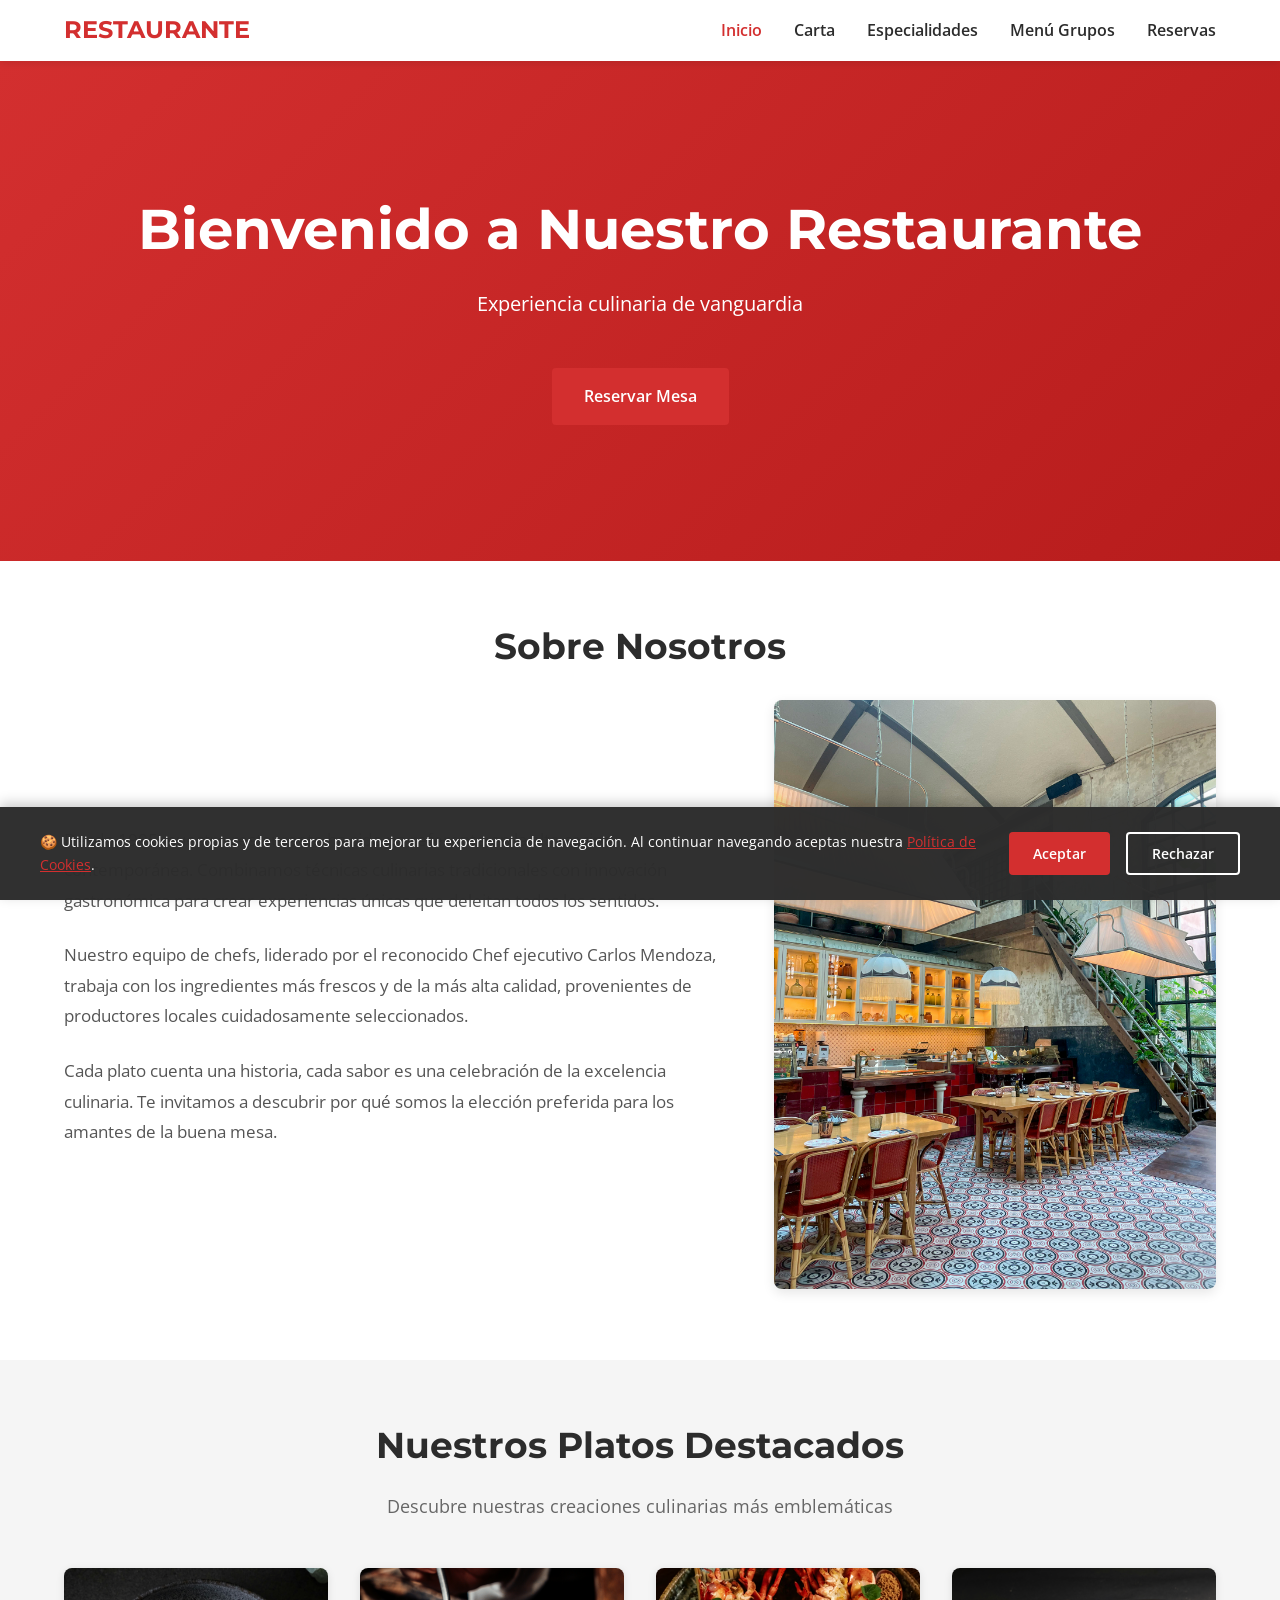
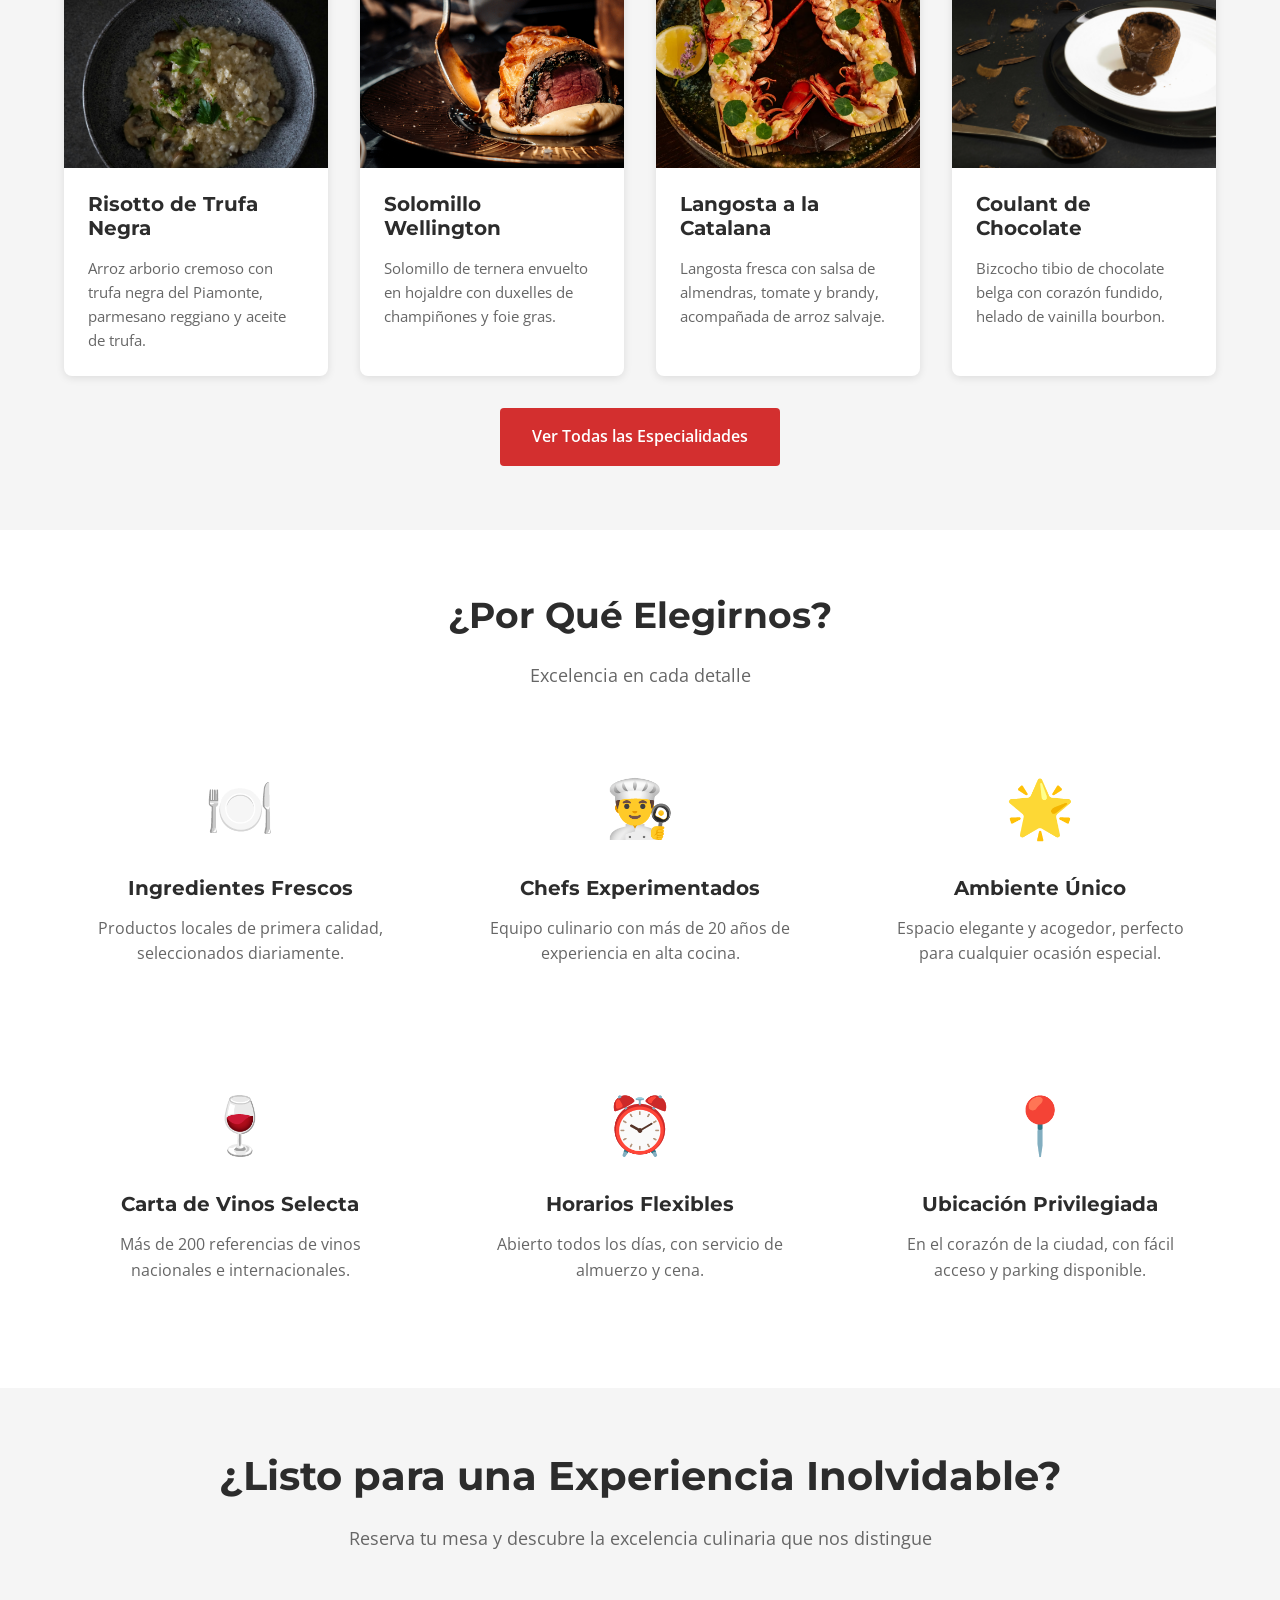
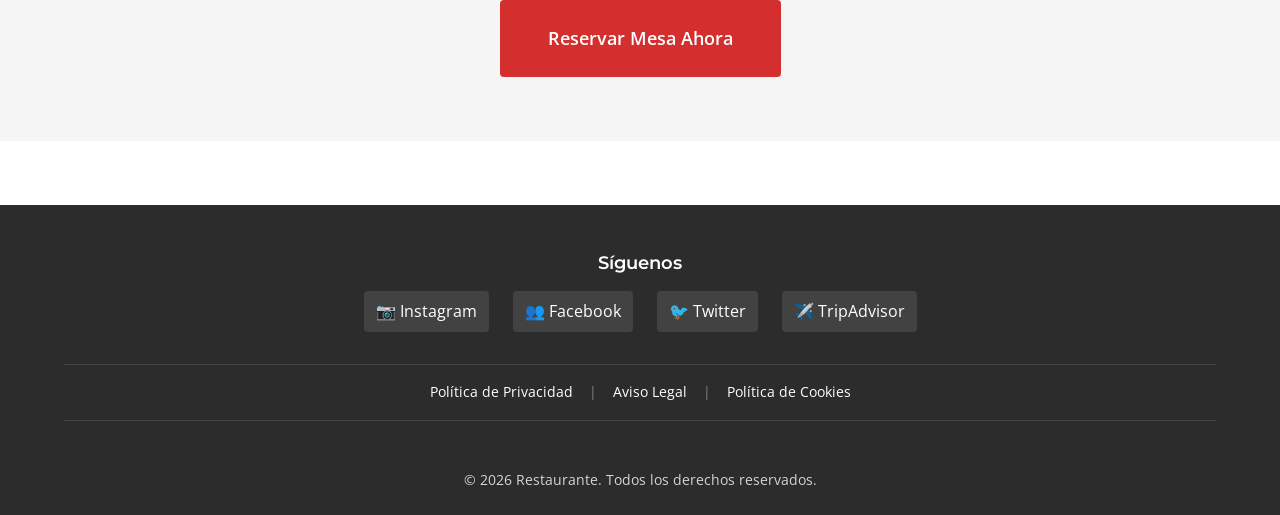
<file: index.html>
<!DOCTYPE html>
<html lang="es">
<head>
    <meta charset="UTF-8">
    <meta http-equiv="refresh" content="0; url=./src/index.html">
    <meta name="viewport" content="width=device-width, initial-scale=1.0">
    <title>Redirecting...</title>
    <script>
        window.location.href = './src/index.html';
    </script>
</head>
<body>
    <p>Redirigiendo al sitio web...</p>
    <p>Si no se redirige automáticamente, <a href="./src/index.html">haga clic aquí</a>.</p>
</body>
</html>
</file>
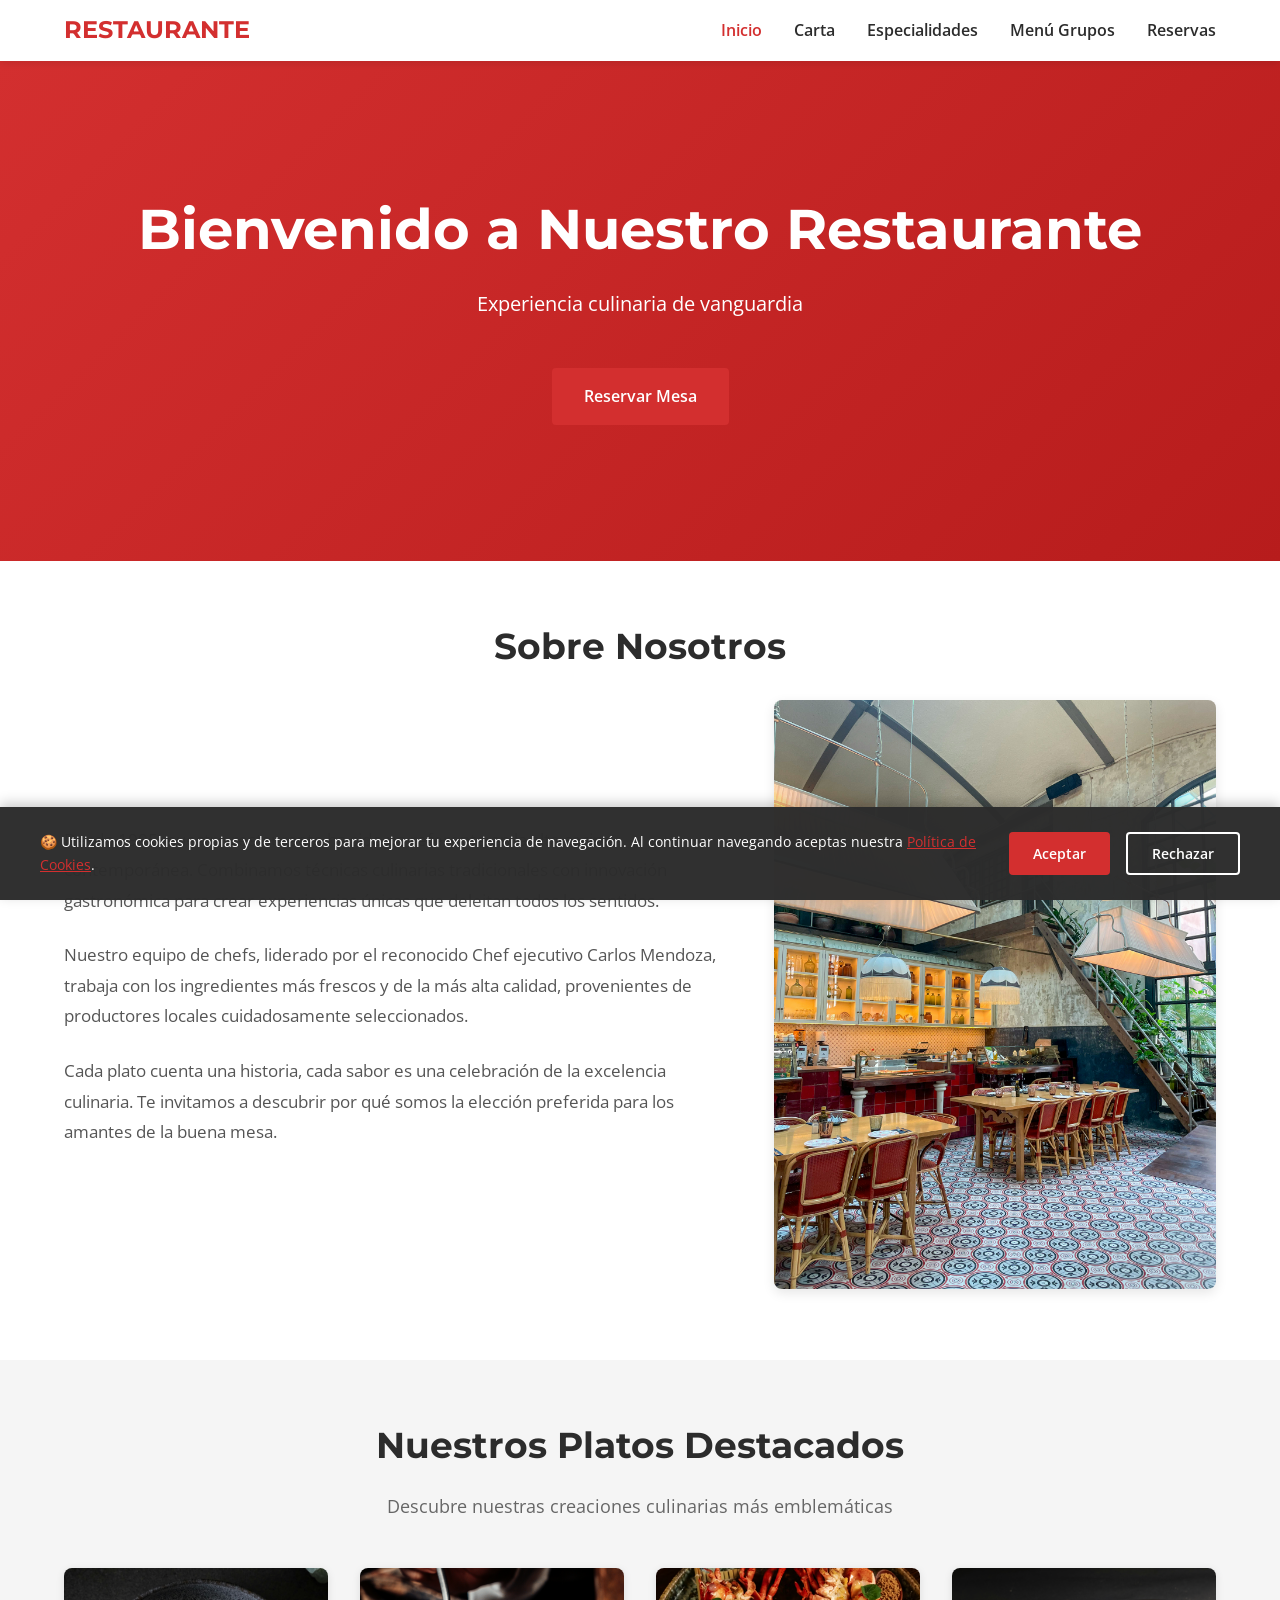
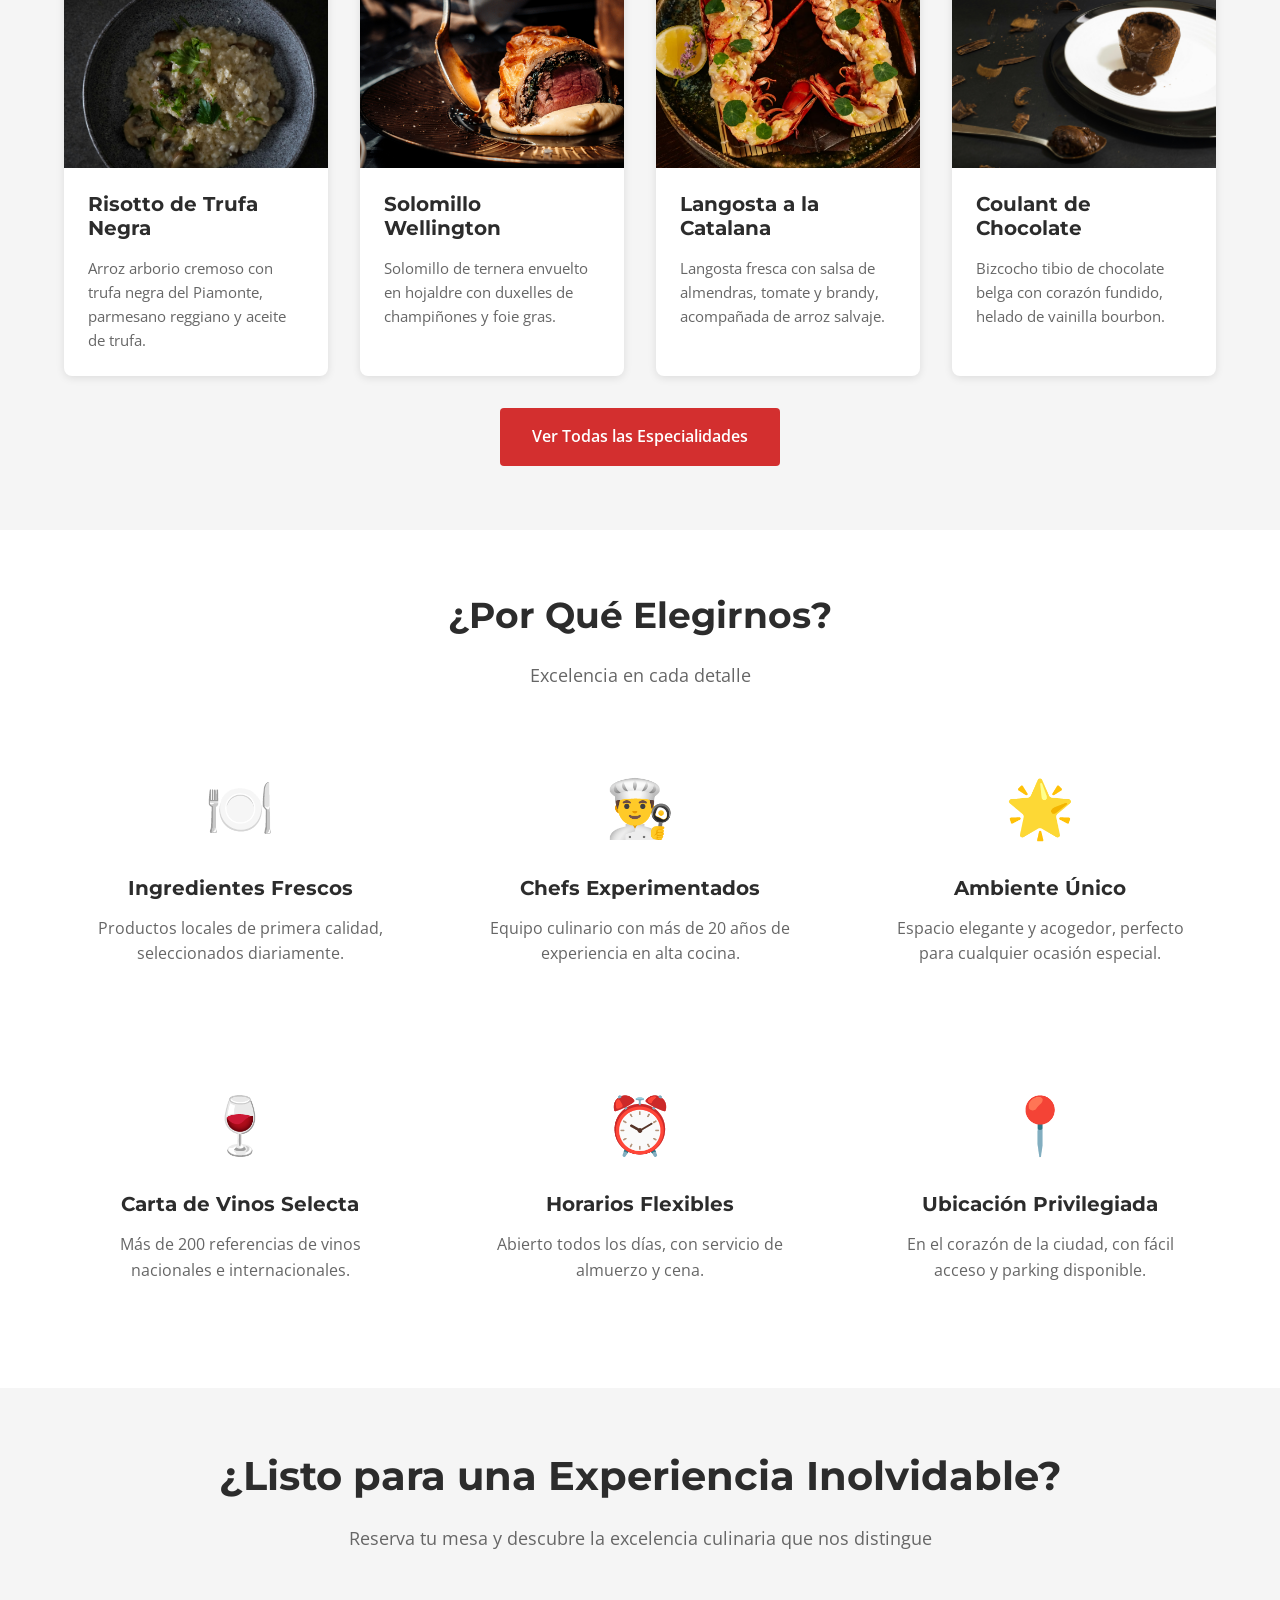
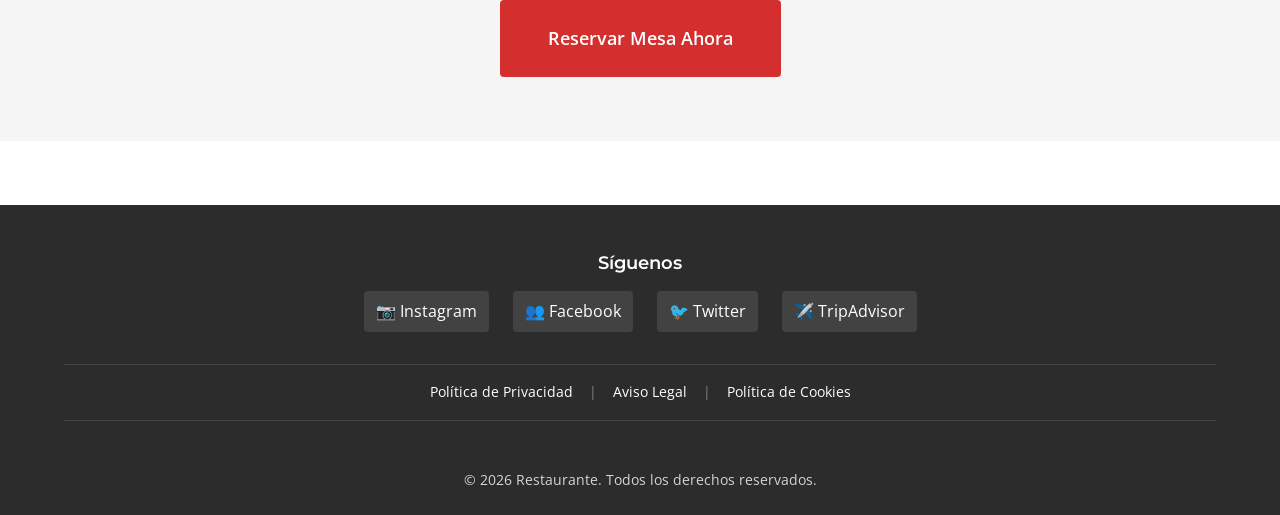
<file: src/index.html>
<!DOCTYPE html>
<html lang="es">
<head>
    <meta charset="UTF-8">
    <meta name="viewport" content="width=device-width, initial-scale=1.0">
    <title>Restaurante - Inicio</title>
    
    <!-- CSS Files -->
    <link rel="stylesheet" href="css/styles.css">
    <link rel="stylesheet" href="css/navbar.css">
    <link rel="stylesheet" href="css/footer.css">
    <link rel="stylesheet" href="css/responsive.css">
</head>
<body>
    <!-- Navigation Component -->
    <div id="navbar-placeholder"></div>

    <!-- Hero Section -->
    <section class="hero">
        <div class="hero-content">
            <h1>Bienvenido a Nuestro Restaurante</h1>
            <p>Experiencia culinaria de vanguardia</p>
            <a href="pages/reservas.html" class="btn btn-primary">Reservar Mesa</a>
        </div>
    </section>

    <!-- About Section -->
    <section class="about">
        <div class="container">
            <h2 class="text-center">Sobre Nosotros</h2>
            <div class="about-content">
                <div class="about-text">
                    <p>Desde 1995, nuestro restaurante ha sido un referente en la alta cocina contemporánea. Combinamos técnicas culinarias tradicionales con innovación gastronómica para crear experiencias únicas que deleitan todos los sentidos.</p>
                    <p>Nuestro equipo de chefs, liderado por el reconocido Chef ejecutivo Carlos Mendoza, trabaja con los ingredientes más frescos y de la más alta calidad, provenientes de productores locales cuidadosamente seleccionados.</p>
                    <p>Cada plato cuenta una historia, cada sabor es una celebración de la excelencia culinaria. Te invitamos a descubrir por qué somos la elección preferida para los amantes de la buena mesa.</p>
                </div>
                <div class="about-image">
                    <!-- Imagen del restaurante - Sobre Nosotros -->
                    <img src="assets/images/about/about-image.jpg" 
                         alt="Restaurante - Interior elegante y acogedor" 
                         class="about-img">
                </div>
            </div>
        </div>
    </section>

    <!-- Featured Dishes Section -->
    <section class="featured-dishes">
        <div class="container">
            <h2 class="text-center">Nuestros Platos Destacados</h2>
            <p class="section-subtitle">Descubre nuestras creaciones culinarias más emblemáticas</p>
            
            <div class="dishes-grid">
                <!-- Dish Card 1 -->
                <div class="dish-card">
                    <div class="dish-image">
                        <img src="assets/images/dishes/risotto-de-trufa-negra.jpg" 
                             alt="Risotto de Trufa Negra" 
                             class="dish-img">
                    </div>
                    <div class="dish-info">
                        <h3>Risotto de Trufa Negra</h3>
                        <p>Arroz arborio cremoso con trufa negra del Piamonte, parmesano reggiano y aceite de trufa.</p>
                    </div>
                </div>

                <!-- Dish Card 2 -->
                <div class="dish-card">
                    <div class="dish-image">
                        <img src="assets/images/dishes/solomillo-wellington.jpg" 
                             alt="Solomillo Wellington" 
                             class="dish-img">
                    </div>
                    <div class="dish-info">
                        <h3>Solomillo Wellington</h3>
                        <p>Solomillo de ternera envuelto en hojaldre con duxelles de champiñones y foie gras.</p>
                    </div>
                </div>

                <!-- Dish Card 3 -->
                <div class="dish-card">
                    <div class="dish-image">
                        <img src="assets/images/dishes/langosta-a-la-catalana.png" 
                             alt="Langosta a la Catalana" 
                             class="dish-img">
                    </div>
                    <div class="dish-info">
                        <h3>Langosta a la Catalana</h3>
                        <p>Langosta fresca con salsa de almendras, tomate y brandy, acompañada de arroz salvaje.</p>
                    </div>
                </div>

                <!-- Dish Card 4 -->
                <div class="dish-card">
                    <div class="dish-image">
                        <img src="assets/images/dishes/coulant-de-chocolate.jpg" 
                             alt="Coulant de Chocolate" 
                             class="dish-img">
                    </div>
                    <div class="dish-info">
                        <h3>Coulant de Chocolate</h3>
                        <p>Bizcocho tibio de chocolate belga con corazón fundido, helado de vainilla bourbon.</p>
                    </div>
                </div>
            </div>
            
            <div class="text-center mt-3">
                <a href="pages/especialidades.html" class="btn btn-primary">Ver Todas las Especialidades</a>
            </div>
        </div>
    </section>

    <!-- Features Section -->
    <section class="features">
        <div class="container">
            <h2 class="text-center">¿Por Qué Elegirnos?</h2>
            <p class="section-subtitle">Excelencia en cada detalle</p>
            
            <div class="features-grid">
                <!-- Feature 1 -->
                <div class="feature-item">
                    <div class="feature-icon">🍽️</div>
                    <h3>Ingredientes Frescos</h3>
                    <p>Productos locales de primera calidad, seleccionados diariamente.</p>
                </div>

                <!-- Feature 2 -->
                <div class="feature-item">
                    <div class="feature-icon">👨‍🍳</div>
                    <h3>Chefs Experimentados</h3>
                    <p>Equipo culinario con más de 20 años de experiencia en alta cocina.</p>
                </div>

                <!-- Feature 3 -->
                <div class="feature-item">
                    <div class="feature-icon">🌟</div>
                    <h3>Ambiente Único</h3>
                    <p>Espacio elegante y acogedor, perfecto para cualquier ocasión especial.</p>
                </div>

                <!-- Feature 4 -->
                <div class="feature-item">
                    <div class="feature-icon">🍷</div>
                    <h3>Carta de Vinos Selecta</h3>
                    <p>Más de 200 referencias de vinos nacionales e internacionales.</p>
                </div>

                <!-- Feature 5 -->
                <div class="feature-item">
                    <div class="feature-icon">⏰</div>
                    <h3>Horarios Flexibles</h3>
                    <p>Abierto todos los días, con servicio de almuerzo y cena.</p>
                </div>

                <!-- Feature 6 -->
                <div class="feature-item">
                    <div class="feature-icon">📍</div>
                    <h3>Ubicación Privilegiada</h3>
                    <p>En el corazón de la ciudad, con fácil acceso y parking disponible.</p>
                </div>
            </div>
        </div>
    </section>

    <!-- CTA Section -->
    <section class="cta">
        <div class="container">
            <h2>¿Listo para una Experiencia Inolvidable?</h2>
            <p class="cta-text">Reserva tu mesa y descubre la excelencia culinaria que nos distingue</p>
            <a href="pages/reservas.html" class="btn btn-primary btn-large">Reservar Mesa Ahora</a>
        </div>
    </section>

    <!-- Footer Component -->
    <div id="footer-placeholder"></div>

    <!-- Cookie Consent Banner -->
    <div id="cookie-banner" class="cookie-banner">
        <div class="cookie-content">
            <p>
                🍪 Utilizamos cookies propias y de terceros para mejorar tu experiencia de navegación. 
                Al continuar navegando aceptas nuestra 
                <a href="pages/politica-cookies.html">Política de Cookies</a>.
            </p>
            <div class="cookie-actions">
                <button id="cookie-accept" class="btn btn-primary">Aceptar</button>
                <button id="cookie-reject" class="btn btn-outline">Rechazar</button>
            </div>
        </div>
    </div>

    <!-- JavaScript -->
    <script src="js/main.js"></script>
    <script src="js/cookie-consent.js"></script>
</body>
</html>
</file>
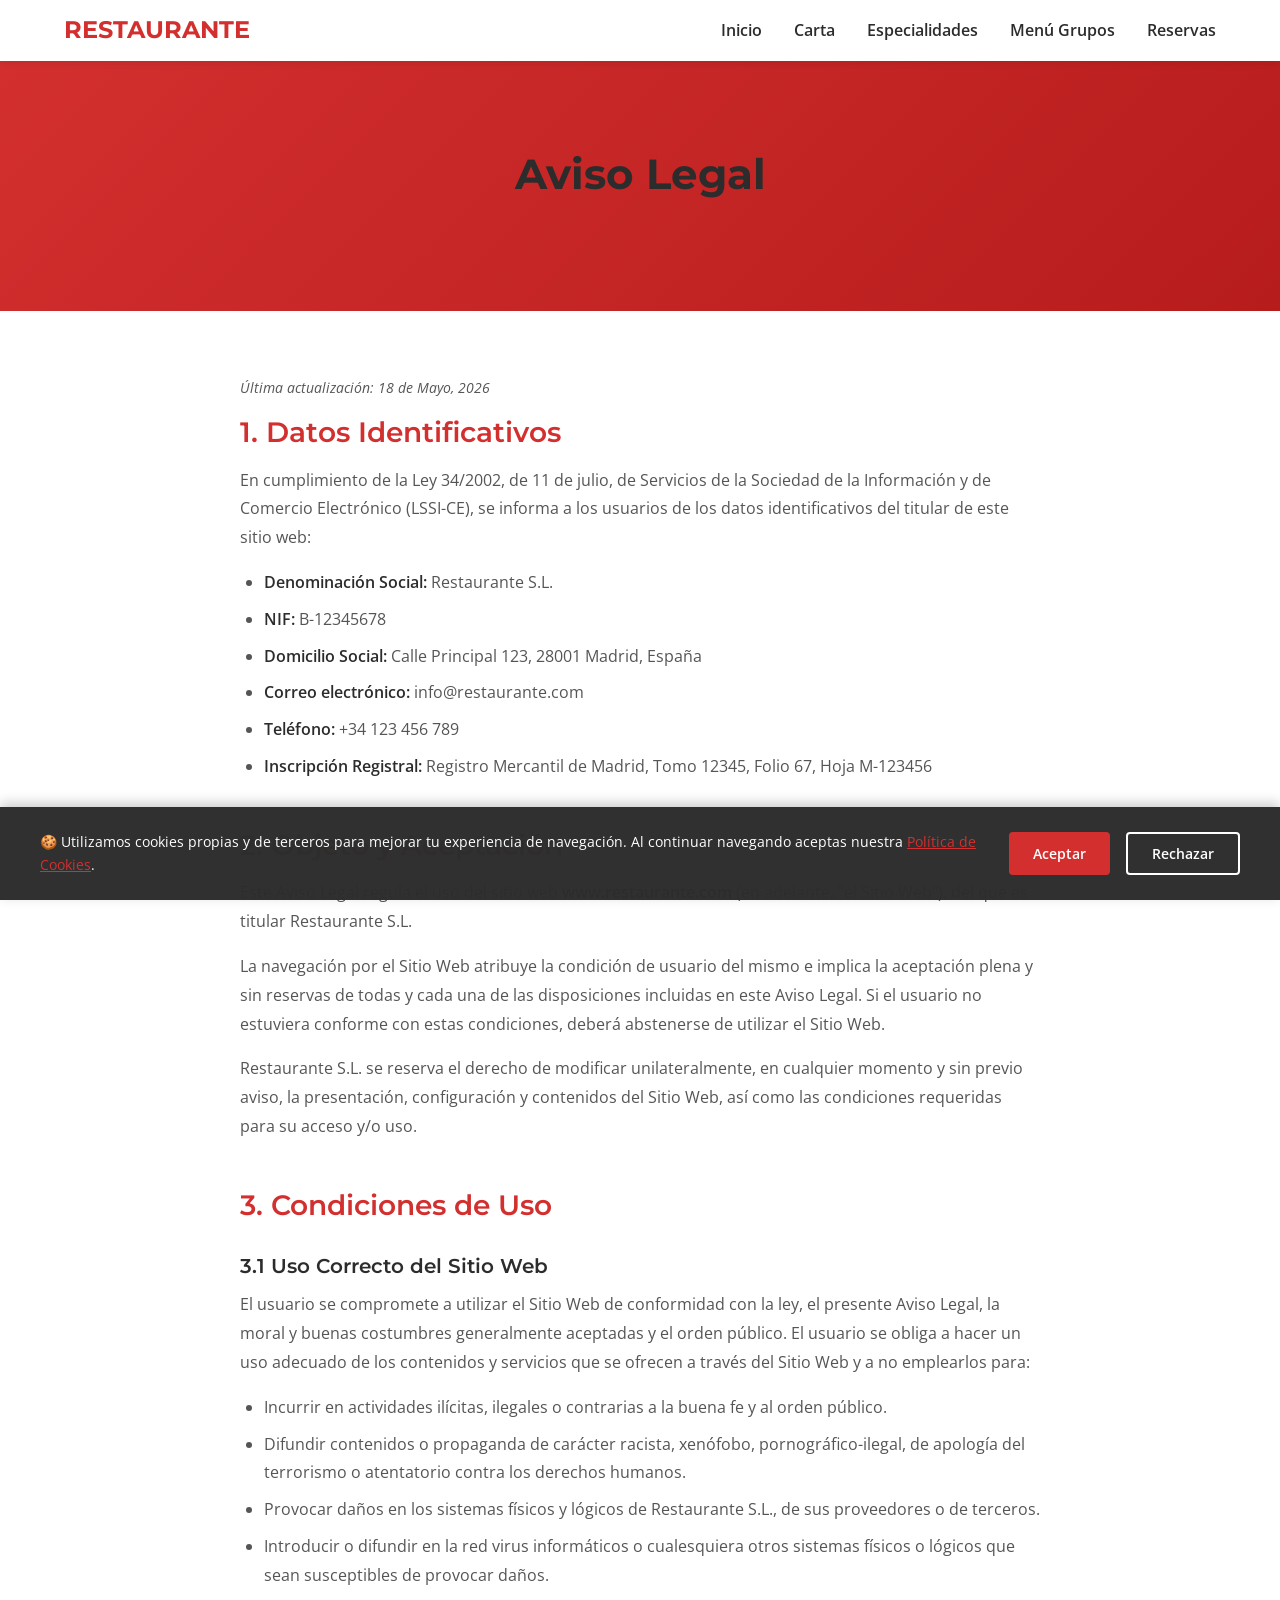
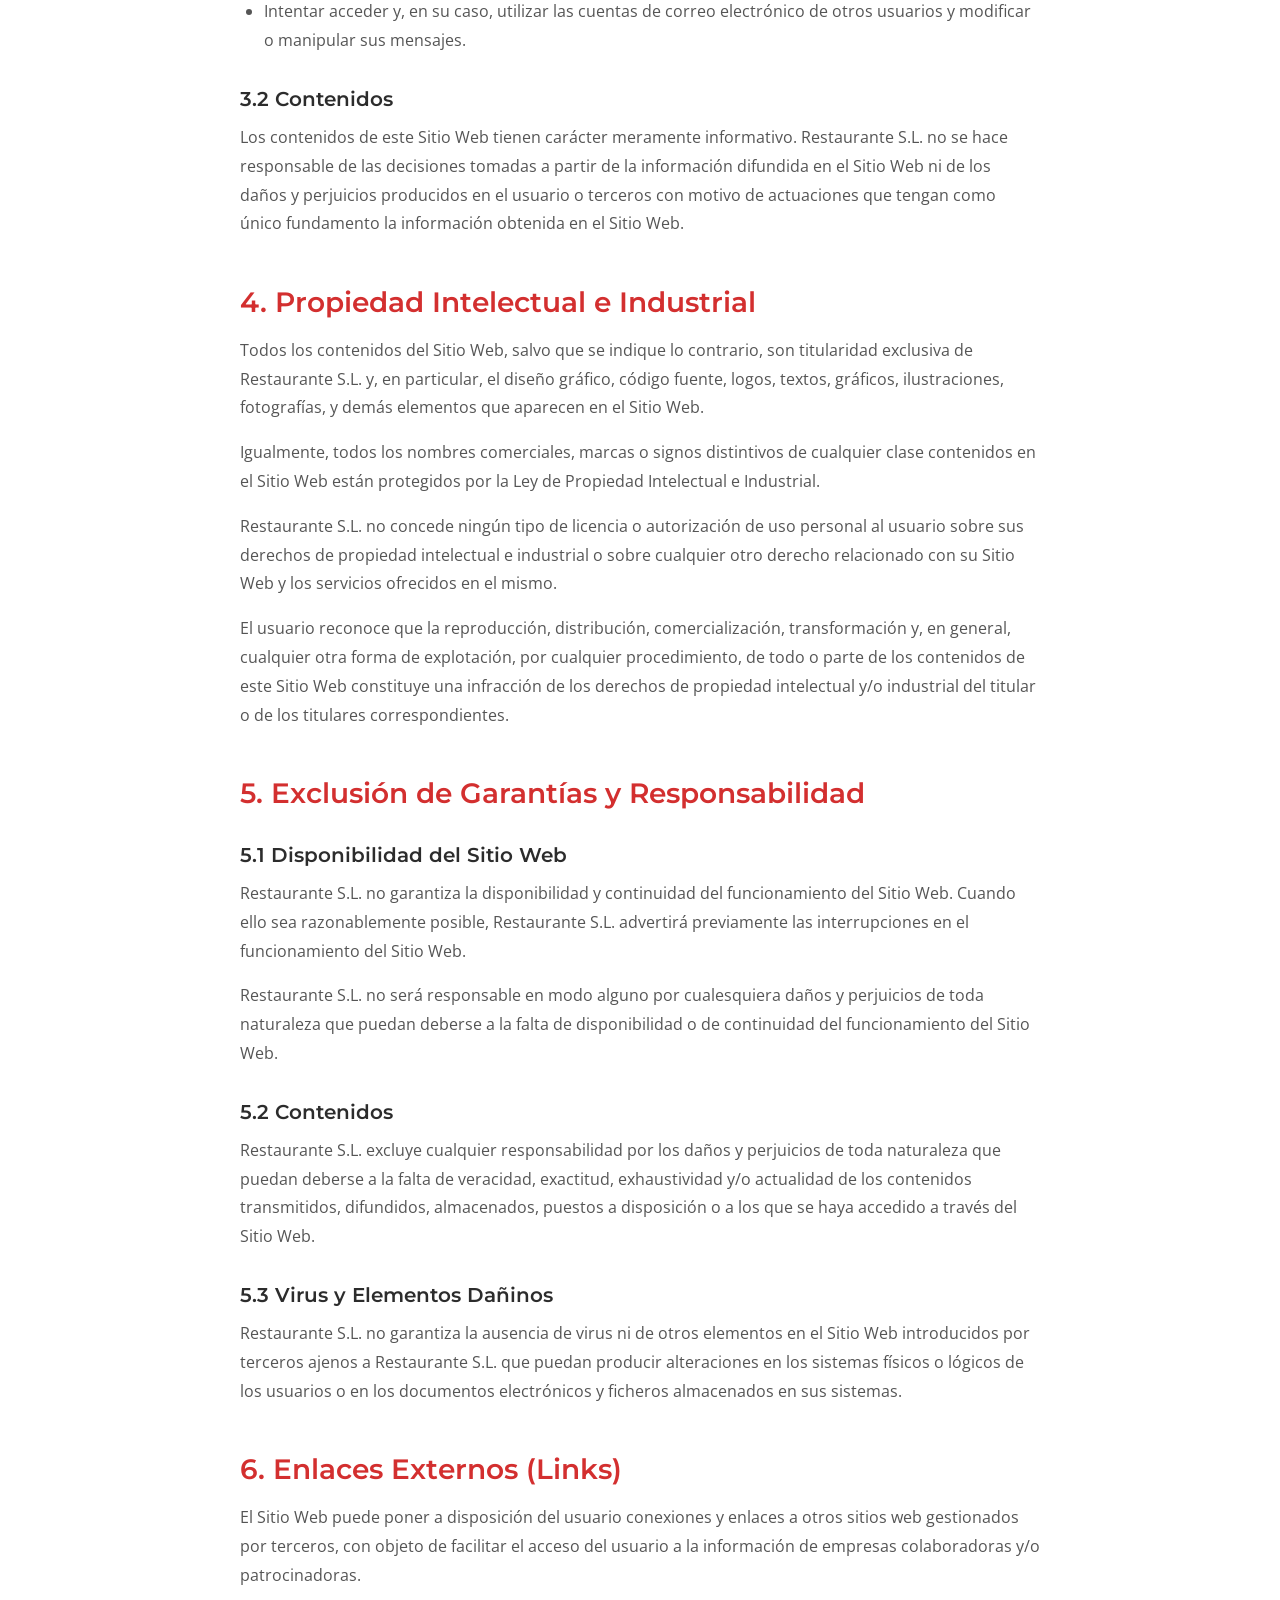
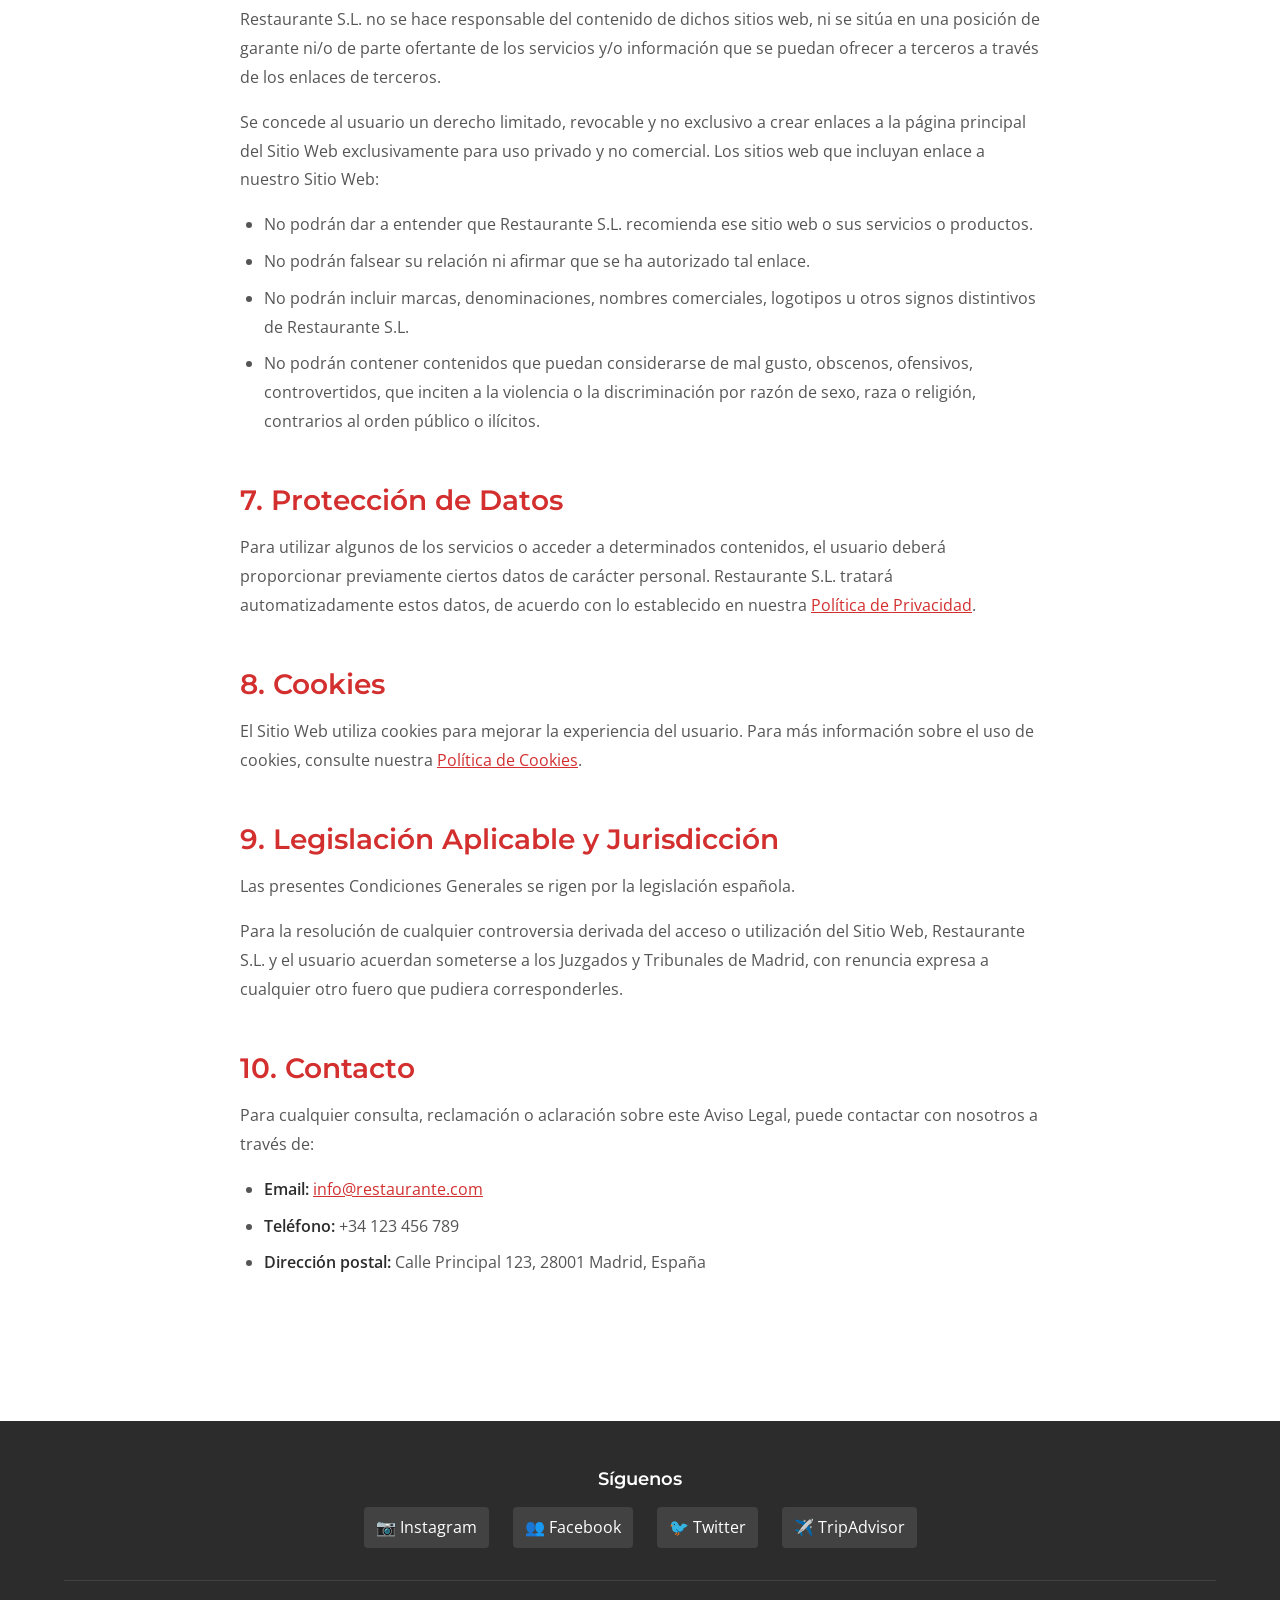
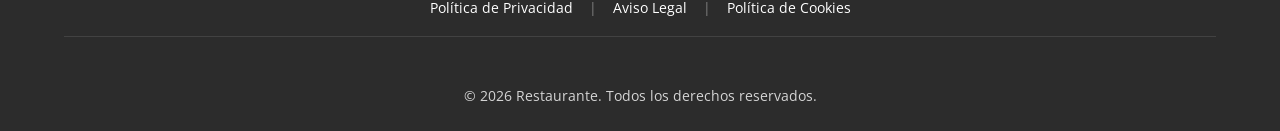
<file: src/pages/aviso-legal.html>
<!DOCTYPE html>
<html lang="es">
<head>
    <meta charset="UTF-8">
    <meta name="viewport" content="width=device-width, initial-scale=1.0">
    <meta name="description" content="Aviso Legal - Restaurante">
    <title>Aviso Legal - Restaurante</title>
    
    <!-- Estilos CSS -->
    <link rel="stylesheet" href="../css/styles.css">
    <link rel="stylesheet" href="../css/navbar.css">
    <link rel="stylesheet" href="../css/footer.css">
    <link rel="stylesheet" href="../css/responsive.css">
    
    <!-- Fuentes Google -->
    <link rel="preconnect" href="https://fonts.googleapis.com">
    <link rel="preconnect" href="https://fonts.gstatic.com" crossorigin>
    <link href="https://fonts.googleapis.com/css2?family=Montserrat:wght@600;700&family=Open+Sans:wght@400;600&display=swap" rel="stylesheet">
</head>
<body>
    <!-- Navbar Component -->
    <div id="navbar-placeholder"></div>
    
    <!-- Main Content -->
    <main>
        <!-- Hero Section -->
        <section class="hero legal-hero">
            <div class="container">
                <h1>Aviso Legal</h1>
            </div>
        </section>
        
        <!-- Legal Content -->
        <section class="legal-content">
            <div class="container">
                <div class="legal-wrapper">
                    <p class="legal-updated">Última actualización: 18 de Mayo, 2026</p>
                    
                    <h2>1. Datos Identificativos</h2>
                    <p>En cumplimiento de la Ley 34/2002, de 11 de julio, de Servicios de la Sociedad de la Información y de Comercio Electrónico (LSSI-CE), se informa a los usuarios de los datos identificativos del titular de este sitio web:</p>
                    
                    <ul>
                        <li><strong>Denominación Social:</strong> Restaurante S.L.</li>
                        <li><strong>NIF:</strong> B-12345678</li>
                        <li><strong>Domicilio Social:</strong> Calle Principal 123, 28001 Madrid, España</li>
                        <li><strong>Correo electrónico:</strong> info@restaurante.com</li>
                        <li><strong>Teléfono:</strong> +34 123 456 789</li>
                        <li><strong>Inscripción Registral:</strong> Registro Mercantil de Madrid, Tomo 12345, Folio 67, Hoja M-123456</li>
                    </ul>
                    
                    <h2>2. Objeto y Aceptación</h2>
                    <p>Este Aviso Legal regula el uso del sitio web <strong>www.restaurante.com</strong> (en adelante, "el Sitio Web"), del que es titular Restaurante S.L.</p>
                    
                    <p>La navegación por el Sitio Web atribuye la condición de usuario del mismo e implica la aceptación plena y sin reservas de todas y cada una de las disposiciones incluidas en este Aviso Legal. Si el usuario no estuviera conforme con estas condiciones, deberá abstenerse de utilizar el Sitio Web.</p>
                    
                    <p>Restaurante S.L. se reserva el derecho de modificar unilateralmente, en cualquier momento y sin previo aviso, la presentación, configuración y contenidos del Sitio Web, así como las condiciones requeridas para su acceso y/o uso.</p>
                    
                    <h2>3. Condiciones de Uso</h2>
                    
                    <h3>3.1 Uso Correcto del Sitio Web</h3>
                    <p>El usuario se compromete a utilizar el Sitio Web de conformidad con la ley, el presente Aviso Legal, la moral y buenas costumbres generalmente aceptadas y el orden público. El usuario se obliga a hacer un uso adecuado de los contenidos y servicios que se ofrecen a través del Sitio Web y a no emplearlos para:</p>
                    
                    <ul>
                        <li>Incurrir en actividades ilícitas, ilegales o contrarias a la buena fe y al orden público.</li>
                        <li>Difundir contenidos o propaganda de carácter racista, xenófobo, pornográfico-ilegal, de apología del terrorismo o atentatorio contra los derechos humanos.</li>
                        <li>Provocar daños en los sistemas físicos y lógicos de Restaurante S.L., de sus proveedores o de terceros.</li>
                        <li>Introducir o difundir en la red virus informáticos o cualesquiera otros sistemas físicos o lógicos que sean susceptibles de provocar daños.</li>
                        <li>Intentar acceder y, en su caso, utilizar las cuentas de correo electrónico de otros usuarios y modificar o manipular sus mensajes.</li>
                    </ul>
                    
                    <h3>3.2 Contenidos</h3>
                    <p>Los contenidos de este Sitio Web tienen carácter meramente informativo. Restaurante S.L. no se hace responsable de las decisiones tomadas a partir de la información difundida en el Sitio Web ni de los daños y perjuicios producidos en el usuario o terceros con motivo de actuaciones que tengan como único fundamento la información obtenida en el Sitio Web.</p>
                    
                    <h2>4. Propiedad Intelectual e Industrial</h2>
                    <p>Todos los contenidos del Sitio Web, salvo que se indique lo contrario, son titularidad exclusiva de Restaurante S.L. y, en particular, el diseño gráfico, código fuente, logos, textos, gráficos, ilustraciones, fotografías, y demás elementos que aparecen en el Sitio Web.</p>
                    
                    <p>Igualmente, todos los nombres comerciales, marcas o signos distintivos de cualquier clase contenidos en el Sitio Web están protegidos por la Ley de Propiedad Intelectual e Industrial.</p>
                    
                    <p>Restaurante S.L. no concede ningún tipo de licencia o autorización de uso personal al usuario sobre sus derechos de propiedad intelectual e industrial o sobre cualquier otro derecho relacionado con su Sitio Web y los servicios ofrecidos en el mismo.</p>
                    
                    <p>El usuario reconoce que la reproducción, distribución, comercialización, transformación y, en general, cualquier otra forma de explotación, por cualquier procedimiento, de todo o parte de los contenidos de este Sitio Web constituye una infracción de los derechos de propiedad intelectual y/o industrial del titular o de los titulares correspondientes.</p>
                    
                    <h2>5. Exclusión de Garantías y Responsabilidad</h2>
                    
                    <h3>5.1 Disponibilidad del Sitio Web</h3>
                    <p>Restaurante S.L. no garantiza la disponibilidad y continuidad del funcionamiento del Sitio Web. Cuando ello sea razonablemente posible, Restaurante S.L. advertirá previamente las interrupciones en el funcionamiento del Sitio Web.</p>
                    
                    <p>Restaurante S.L. no será responsable en modo alguno por cualesquiera daños y perjuicios de toda naturaleza que puedan deberse a la falta de disponibilidad o de continuidad del funcionamiento del Sitio Web.</p>
                    
                    <h3>5.2 Contenidos</h3>
                    <p>Restaurante S.L. excluye cualquier responsabilidad por los daños y perjuicios de toda naturaleza que puedan deberse a la falta de veracidad, exactitud, exhaustividad y/o actualidad de los contenidos transmitidos, difundidos, almacenados, puestos a disposición o a los que se haya accedido a través del Sitio Web.</p>
                    
                    <h3>5.3 Virus y Elementos Dañinos</h3>
                    <p>Restaurante S.L. no garantiza la ausencia de virus ni de otros elementos en el Sitio Web introducidos por terceros ajenos a Restaurante S.L. que puedan producir alteraciones en los sistemas físicos o lógicos de los usuarios o en los documentos electrónicos y ficheros almacenados en sus sistemas.</p>
                    
                    <h2>6. Enlaces Externos (Links)</h2>
                    <p>El Sitio Web puede poner a disposición del usuario conexiones y enlaces a otros sitios web gestionados por terceros, con objeto de facilitar el acceso del usuario a la información de empresas colaboradoras y/o patrocinadoras.</p>
                    
                    <p>Restaurante S.L. no se hace responsable del contenido de dichos sitios web, ni se sitúa en una posición de garante ni/o de parte ofertante de los servicios y/o información que se puedan ofrecer a terceros a través de los enlaces de terceros.</p>
                    
                    <p>Se concede al usuario un derecho limitado, revocable y no exclusivo a crear enlaces a la página principal del Sitio Web exclusivamente para uso privado y no comercial. Los sitios web que incluyan enlace a nuestro Sitio Web:</p>
                    
                    <ul>
                        <li>No podrán dar a entender que Restaurante S.L. recomienda ese sitio web o sus servicios o productos.</li>
                        <li>No podrán falsear su relación ni afirmar que se ha autorizado tal enlace.</li>
                        <li>No podrán incluir marcas, denominaciones, nombres comerciales, logotipos u otros signos distintivos de Restaurante S.L.</li>
                        <li>No podrán contener contenidos que puedan considerarse de mal gusto, obscenos, ofensivos, controvertidos, que inciten a la violencia o la discriminación por razón de sexo, raza o religión, contrarios al orden público o ilícitos.</li>
                    </ul>
                    
                    <h2>7. Protección de Datos</h2>
                    <p>Para utilizar algunos de los servicios o acceder a determinados contenidos, el usuario deberá proporcionar previamente ciertos datos de carácter personal. Restaurante S.L. tratará automatizadamente estos datos, de acuerdo con lo establecido en nuestra <a href="politica-privacidad.html">Política de Privacidad</a>.</p>
                    
                    <h2>8. Cookies</h2>
                    <p>El Sitio Web utiliza cookies para mejorar la experiencia del usuario. Para más información sobre el uso de cookies, consulte nuestra <a href="politica-cookies.html">Política de Cookies</a>.</p>
                    
                    <h2>9. Legislación Aplicable y Jurisdicción</h2>
                    <p>Las presentes Condiciones Generales se rigen por la legislación española.</p>
                    
                    <p>Para la resolución de cualquier controversia derivada del acceso o utilización del Sitio Web, Restaurante S.L. y el usuario acuerdan someterse a los Juzgados y Tribunales de Madrid, con renuncia expresa a cualquier otro fuero que pudiera corresponderles.</p>
                    
                    <h2>10. Contacto</h2>
                    <p>Para cualquier consulta, reclamación o aclaración sobre este Aviso Legal, puede contactar con nosotros a través de:</p>
                    <ul>
                        <li><strong>Email:</strong> <a href="mailto:info@restaurante.com">info@restaurante.com</a></li>
                        <li><strong>Teléfono:</strong> +34 123 456 789</li>
                        <li><strong>Dirección postal:</strong> Calle Principal 123, 28001 Madrid, España</li>
                    </ul>
                </div>
            </div>
        </section>
    </main>
    
    <!-- Footer Component -->
    <div id="footer-placeholder"></div>
    
    <!-- Cookie Consent Banner -->
    <div id="cookie-banner" class="cookie-banner">
        <div class="cookie-content">
            <p>
                🍪 Utilizamos cookies propias y de terceros para mejorar tu experiencia de navegación. 
                Al continuar navegando aceptas nuestra 
                <a href="politica-cookies.html">Política de Cookies</a>.
            </p>
            <div class="cookie-actions">
                <button id="cookie-accept" class="btn btn-primary">Aceptar</button>
                <button id="cookie-reject" class="btn btn-outline">Rechazar</button>
            </div>
        </div>
    </div>
    
    <!-- JavaScript -->
    <script src="../js/main.js"></script>
    <script src="../js/cookie-consent.js"></script>
</body>
</html>
</file>
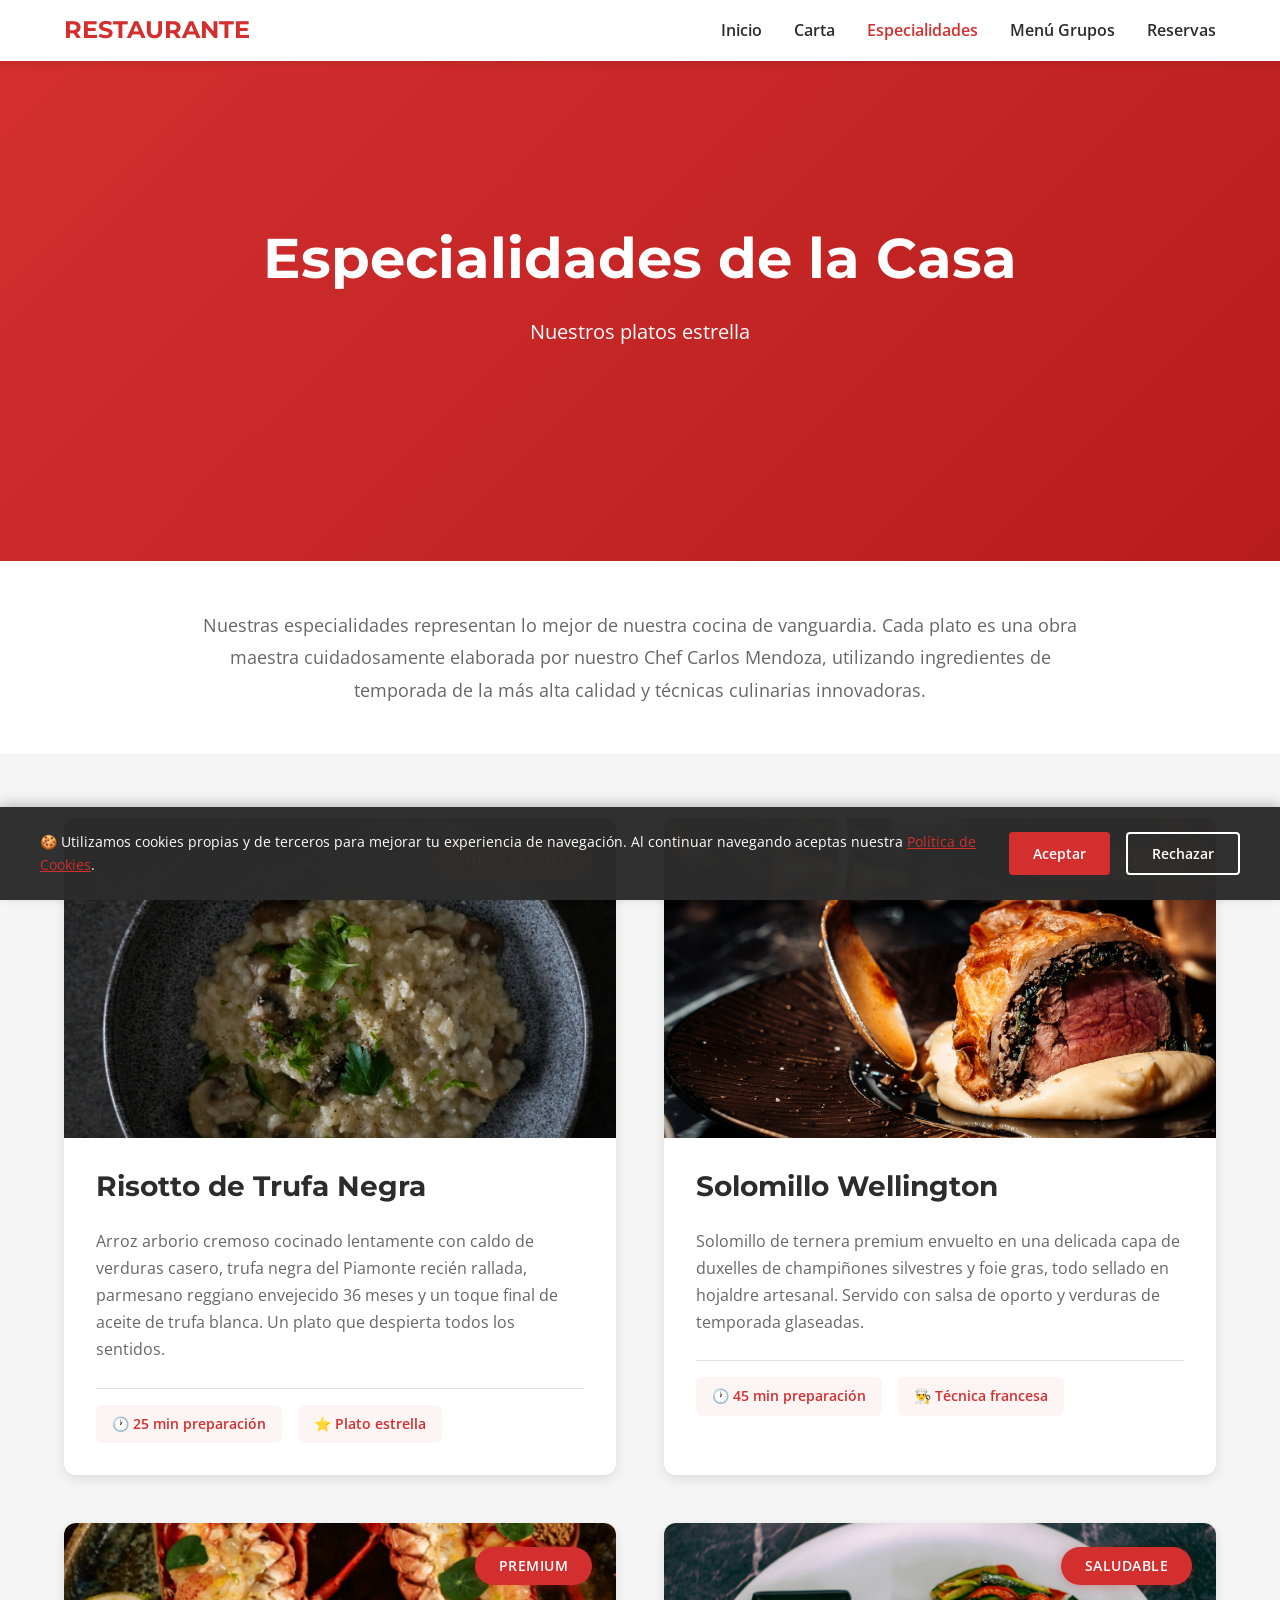
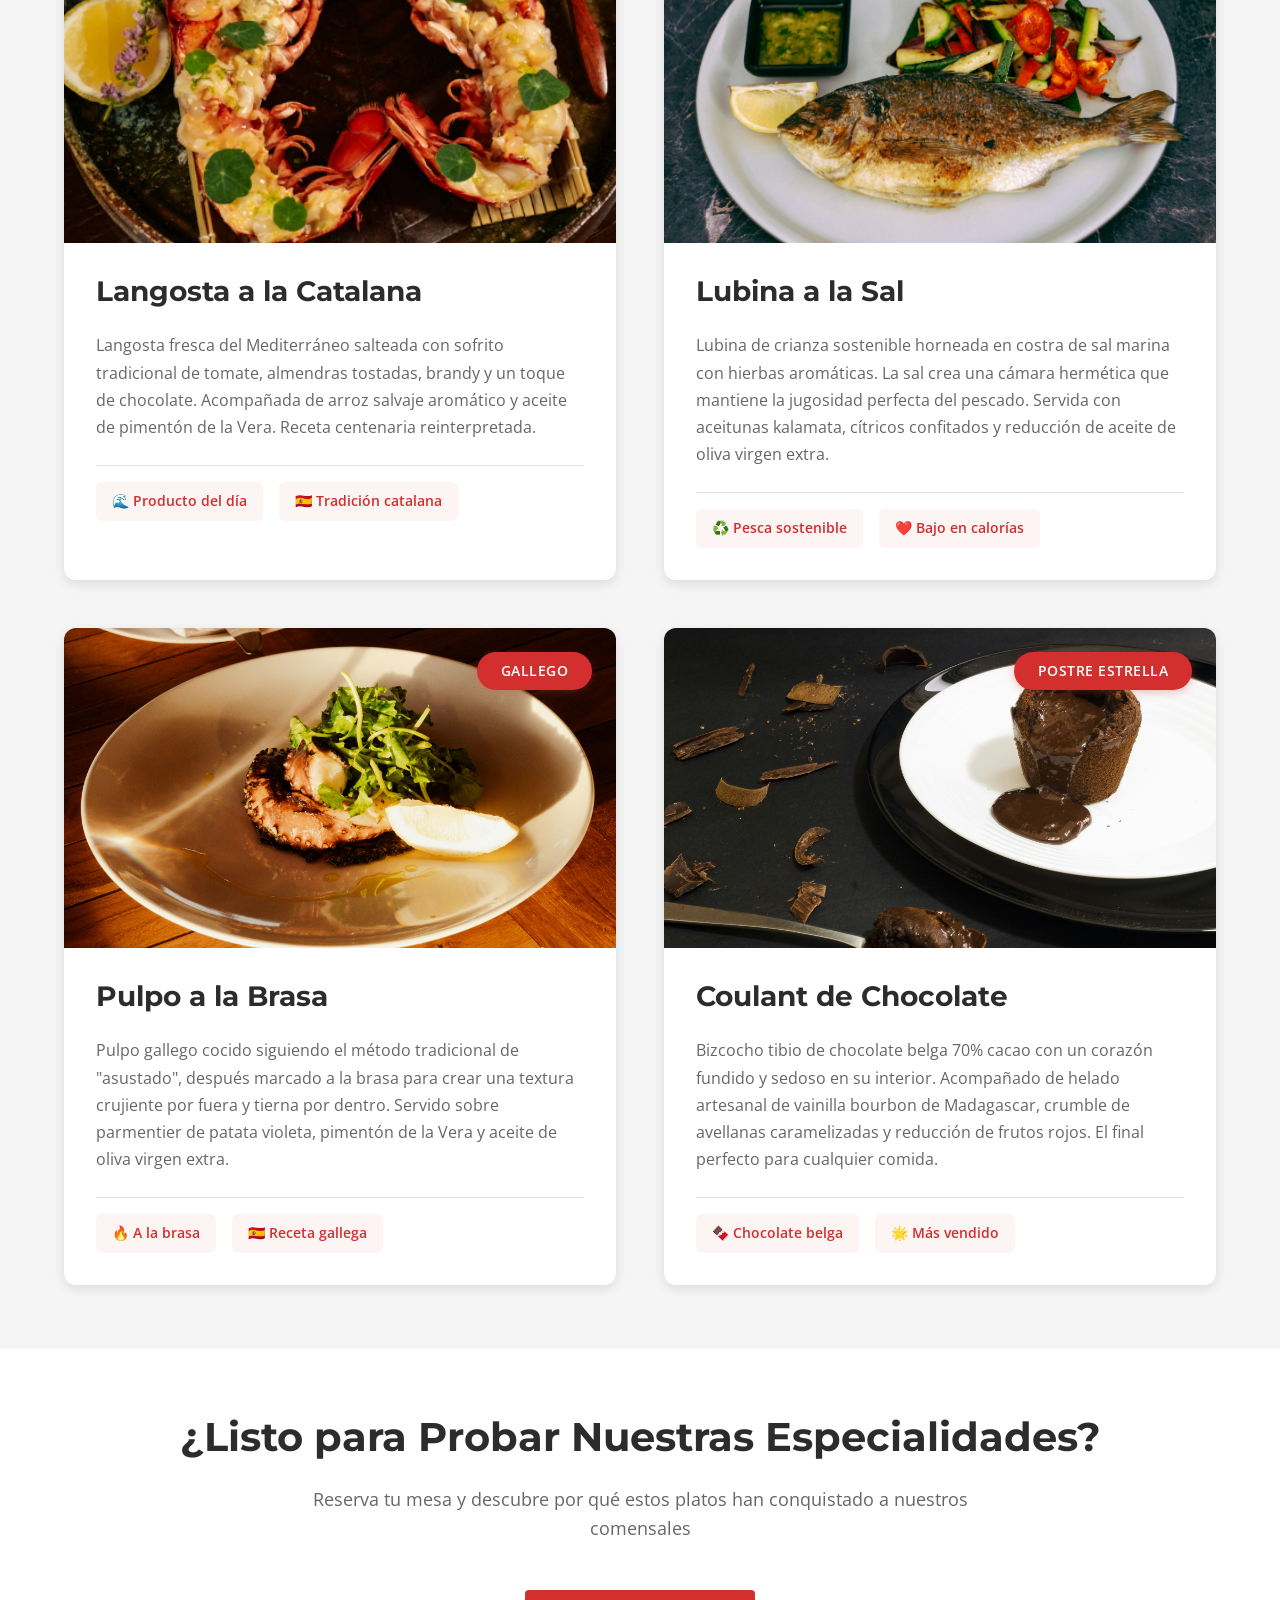
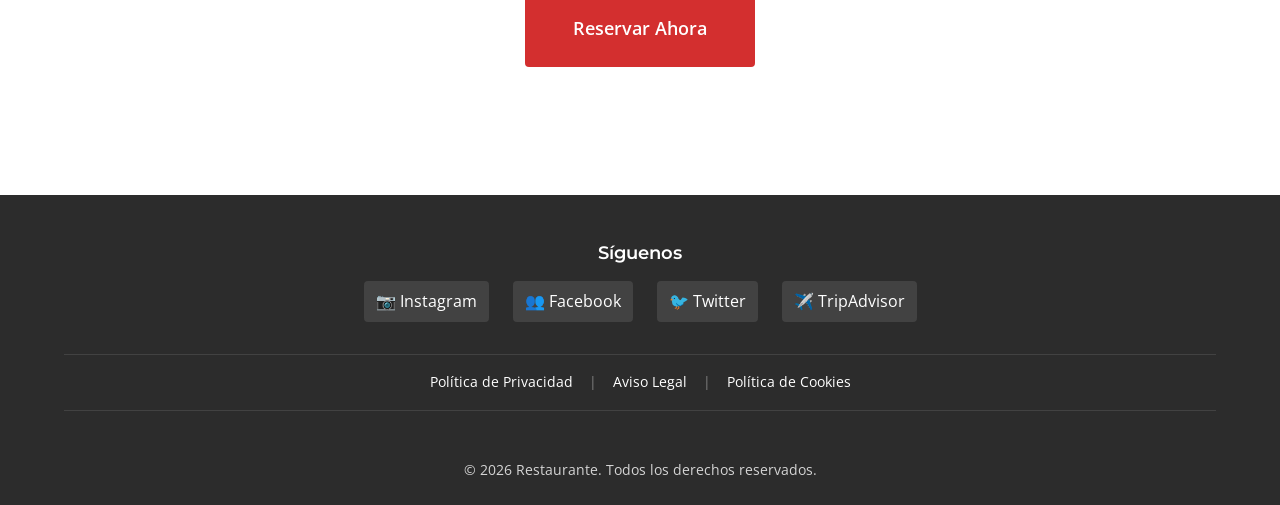
<file: src/pages/especialidades.html>
<!DOCTYPE html>
<html lang="es">
<head>
    <meta charset="UTF-8">
    <meta name="viewport" content="width=device-width, initial-scale=1.0">
    <title>Restaurante - Especialidades</title>
    
    <!-- CSS Files -->
    <link rel="stylesheet" href="../css/styles.css">
    <link rel="stylesheet" href="../css/navbar.css">
    <link rel="stylesheet" href="../css/footer.css">
    <link rel="stylesheet" href="../css/responsive.css">
</head>
<body>
    <!-- Navigation Component -->
    <div id="navbar-placeholder"></div>

    <!-- Page Header -->
    <section class="hero">
        <div class="hero-content">
            <h1>Especialidades de la Casa</h1>
            <p>Nuestros platos estrella</p>
        </div>
    </section>

    <!-- Introduction Section -->
    <section class="specialties-intro">
        <div class="container">
            <p class="intro-text">
                Nuestras especialidades representan lo mejor de nuestra cocina de vanguardia. 
                Cada plato es una obra maestra cuidadosamente elaborada por nuestro Chef Carlos Mendoza, 
                utilizando ingredientes de temporada de la más alta calidad y técnicas culinarias innovadoras.
            </p>
        </div>
    </section>

    <!-- Specialties Gallery -->
    <section class="specialties-gallery">
        <div class="container">
            <div class="specialty-grid">
                
                <!-- Specialty 1: Risotto de Trufa Negra -->
                <div class="specialty-card">
                    <div class="specialty-image">
                        <img src="../assets/images/dishes/risotto-de-trufa-negra.jpg" 
                             alt="Risotto de Trufa Negra" 
                             class="specialty-img">
                        <div class="specialty-overlay">
                            <span class="specialty-badge">Chef's Special</span>
                        </div>
                    </div>
                    <div class="specialty-content">
                        <h3>Risotto de Trufa Negra</h3>
                        <p class="specialty-description">
                            Arroz arborio cremoso cocinado lentamente con caldo de verduras casero, 
                            trufa negra del Piamonte recién rallada, parmesano reggiano envejecido 36 meses 
                            y un toque final de aceite de trufa blanca. Un plato que despierta todos los sentidos.
                        </p>
                        <div class="specialty-details">
                            <span class="detail-item">🕐 25 min preparación</span>
                            <span class="detail-item">⭐ Plato estrella</span>
                        </div>
                    </div>
                </div>

                <!-- Specialty 2: Solomillo Wellington -->
                <div class="specialty-card">
                    <div class="specialty-image">
                        <img src="../assets/images/dishes/solomillo-wellington.jpg" 
                             alt="Solomillo Wellington" 
                             class="specialty-img">
                        <div class="specialty-overlay">
                            <span class="specialty-badge">Signature Dish</span>
                        </div>
                    </div>
                    <div class="specialty-content">
                        <h3>Solomillo Wellington</h3>
                        <p class="specialty-description">
                            Solomillo de ternera premium envuelto en una delicada capa de duxelles de 
                            champiñones silvestres y foie gras, todo sellado en hojaldre artesanal. 
                            Servido con salsa de oporto y verduras de temporada glaseadas.
                        </p>
                        <div class="specialty-details">
                            <span class="detail-item">🕐 45 min preparación</span>
                            <span class="detail-item">👨‍🍳 Técnica francesa</span>
                        </div>
                    </div>
                </div>

                <!-- Specialty 3: Langosta a la Catalana -->
                <div class="specialty-card">
                    <div class="specialty-image">
                        <img src="../assets/images/dishes/langosta-a-la-catalana.png" 
                             alt="Langosta a la Catalana" 
                             class="specialty-img">
                        <div class="specialty-overlay">
                            <span class="specialty-badge">Premium</span>
                        </div>
                    </div>
                    <div class="specialty-content">
                        <h3>Langosta a la Catalana</h3>
                        <p class="specialty-description">
                            Langosta fresca del Mediterráneo salteada con sofrito tradicional de tomate, 
                            almendras tostadas, brandy y un toque de chocolate. Acompañada de arroz salvaje 
                            aromático y aceite de pimentón de la Vera. Receta centenaria reinterpretada.
                        </p>
                        <div class="specialty-details">
                            <span class="detail-item">🌊 Producto del día</span>
                            <span class="detail-item">🇪🇸 Tradición catalana</span>
                        </div>
                    </div>
                </div>

                <!-- Specialty 4: Lubina a la Sal -->
                <div class="specialty-card">
                    <div class="specialty-image">
                        <img src="../assets/images/dishes/lubina-al-horno.jpg" 
                             alt="Lubina a la Sal" 
                             class="specialty-img">
                        <div class="specialty-overlay">
                            <span class="specialty-badge">Saludable</span>
                        </div>
                    </div>
                    <div class="specialty-content">
                        <h3>Lubina a la Sal</h3>
                        <p class="specialty-description">
                            Lubina de crianza sostenible horneada en costra de sal marina con hierbas aromáticas. 
                            La sal crea una cámara hermética que mantiene la jugosidad perfecta del pescado. 
                            Servida con aceitunas kalamata, cítricos confitados y reducción de aceite de oliva virgen extra.
                        </p>
                        <div class="specialty-details">
                            <span class="detail-item">♻️ Pesca sostenible</span>
                            <span class="detail-item">❤️ Bajo en calorías</span>
                        </div>
                    </div>
                </div>

                <!-- Specialty 5: Pulpo a la Brasa -->
                <div class="specialty-card">
                    <div class="specialty-image">
                        <img src="../assets/images/dishes/pulpo-a-la-brasa.jpg" 
                             alt="Pulpo a la Brasa" 
                             class="specialty-img">
                        <div class="specialty-overlay">
                            <span class="specialty-badge">Gallego</span>
                        </div>
                    </div>
                    <div class="specialty-content">
                        <h3>Pulpo a la Brasa</h3>
                        <p class="specialty-description">
                            Pulpo gallego cocido siguiendo el método tradicional de "asustado", 
                            después marcado a la brasa para crear una textura crujiente por fuera y tierna por dentro. 
                            Servido sobre parmentier de patata violeta, pimentón de la Vera y aceite de oliva virgen extra.
                        </p>
                        <div class="specialty-details">
                            <span class="detail-item">🔥 A la brasa</span>
                            <span class="detail-item">🇪🇸 Receta gallega</span>
                        </div>
                    </div>
                </div>

                <!-- Specialty 6: Coulant de Chocolate -->
                <div class="specialty-card">
                    <div class="specialty-image">
                        <img src="../assets/images/dishes/coulant-de-chocolate.jpg" 
                             alt="Coulant de Chocolate" 
                             class="specialty-img">
                        <div class="specialty-overlay">
                            <span class="specialty-badge">Postre Estrella</span>
                        </div>
                    </div>
                    <div class="specialty-content">
                        <h3>Coulant de Chocolate</h3>
                        <p class="specialty-description">
                            Bizcocho tibio de chocolate belga 70% cacao con un corazón fundido y sedoso en su interior. 
                            Acompañado de helado artesanal de vainilla bourbon de Madagascar, crumble de avellanas 
                            caramelizadas y reducción de frutos rojos. El final perfecto para cualquier comida.
                        </p>
                        <div class="specialty-details">
                            <span class="detail-item">🍫 Chocolate belga</span>
                            <span class="detail-item">🌟 Más vendido</span>
                        </div>
                    </div>
                </div>

            </div>
        </div>
    </section>

    <!-- CTA Section -->
    <section class="cta-specialty">
        <div class="container">
            <h2>¿Listo para Probar Nuestras Especialidades?</h2>
            <p class="cta-text">Reserva tu mesa y descubre por qué estos platos han conquistado a nuestros comensales</p>
            <a href="reservas.html" class="btn btn-primary btn-large">Reservar Ahora</a>
        </div>
    </section>

    <!-- Footer Component -->
    <div id="footer-placeholder"></div>

    <!-- Cookie Consent Banner -->
    <div id="cookie-banner" class="cookie-banner">
        <div class="cookie-content">
            <p>
                🍪 Utilizamos cookies propias y de terceros para mejorar tu experiencia de navegación. 
                Al continuar navegando aceptas nuestra 
                <a href="politica-cookies.html">Política de Cookies</a>.
            </p>
            <div class="cookie-actions">
                <button id="cookie-accept" class="btn btn-primary">Aceptar</button>
                <button id="cookie-reject" class="btn btn-outline">Rechazar</button>
            </div>
        </div>
    </div>

    <!-- JavaScript -->
    <script src="../js/main.js"></script>
    <script src="../js/cookie-consent.js"></script>
</body>
</html>
</file>
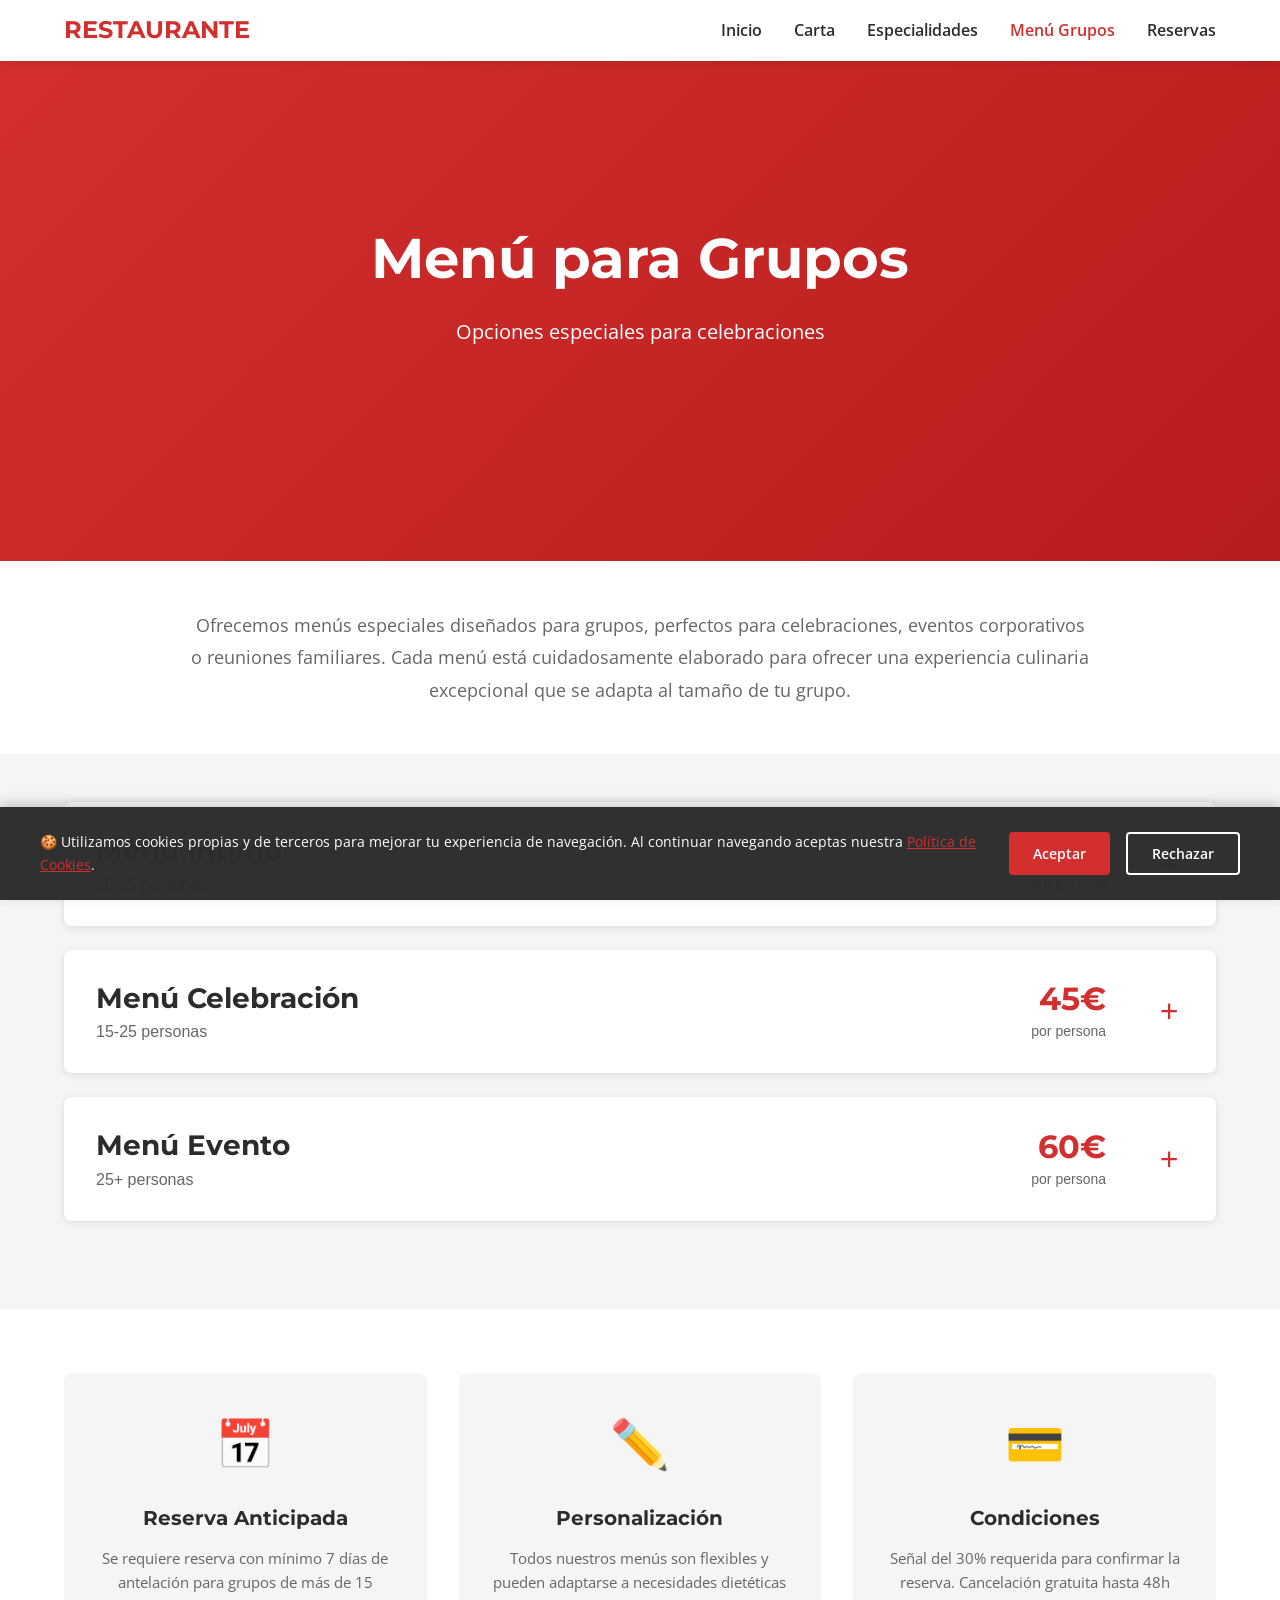
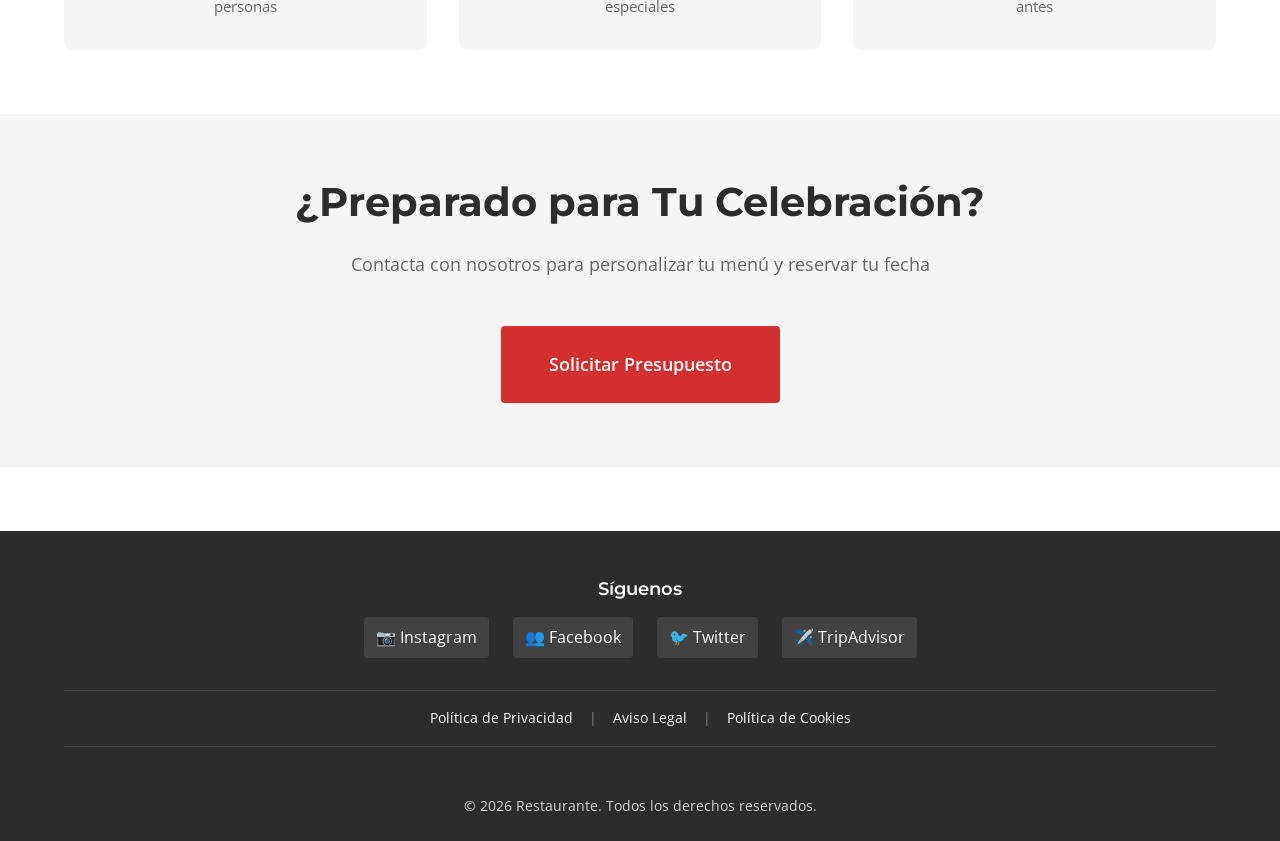
<file: src/pages/menu-grupos.html>
<!DOCTYPE html>
<html lang="es">
<head>
    <meta charset="UTF-8">
    <meta name="viewport" content="width=device-width, initial-scale=1.0">
    <title>Restaurante - Menú para Grupos</title>
    
    <!-- CSS Files -->
    <link rel="stylesheet" href="../css/styles.css">
    <link rel="stylesheet" href="../css/navbar.css">
    <link rel="stylesheet" href="../css/footer.css">
    <link rel="stylesheet" href="../css/responsive.css">
</head>
<body>
    <!-- Navigation Component -->
    <div id="navbar-placeholder"></div>

    <!-- Page Header -->
    <section class="hero">
        <div class="hero-content">
            <h1>Menú para Grupos</h1>
            <p>Opciones especiales para celebraciones</p>
        </div>
    </section>

    <!-- Introduction Section -->
    <section class="groups-intro">
        <div class="container">
            <p class="intro-text">
                Ofrecemos menús especiales diseñados para grupos, perfectos para celebraciones, eventos corporativos 
                o reuniones familiares. Cada menú está cuidadosamente elaborado para ofrecer una experiencia culinaria 
                excepcional que se adapta al tamaño de tu grupo.
            </p>
        </div>
    </section>

    <!-- Group Menus Accordion Section -->
    <section class="group-menus">
        <div class="container">
            
            <!-- Accordion Item 1: Menú Íntimo -->
            <div class="accordion-item">
                <button class="accordion-header" aria-expanded="false">
                    <div class="accordion-title">
                        <h3>Menú Íntimo</h3>
                        <p class="accordion-subtitle">10-15 personas</p>
                    </div>
                    <div class="accordion-price">
                        <span class="price">35€</span>
                        <span class="price-label">por persona</span>
                    </div>
                    <span class="accordion-icon">+</span>
                </button>
                <div class="accordion-content">
                    <div class="menu-course">
                        <h4>🥗 Entrante</h4>
                        <ul>
                            <li>Ensalada verde con vinagreta de mostaza</li>
                            <li>Croquetas caseras de jamón ibérico</li>
                        </ul>
                    </div>
                    <div class="menu-course">
                        <h4>🍽️ Plato Principal (a elegir)</h4>
                        <ul>
                            <li>Solomillo de ternera con salsa de vino tinto</li>
                            <li>Lubina al horno con verduras de temporada</li>
                            <li>Risotto de setas y parmesano</li>
                        </ul>
                    </div>
                    <div class="menu-course">
                        <h4>🍰 Postre</h4>
                        <ul>
                            <li>Tarta de queso con coulis de frutos rojos</li>
                            <li>Café o té</li>
                        </ul>
                    </div>
                    <div class="menu-notes">
                        <p><strong>Incluye:</strong> Pan, agua y servicio de mesa</p>
                        <p><strong>Nota:</strong> Menú ideal para eventos íntimos y reuniones familiares</p>
                    </div>
                </div>
            </div>

            <!-- Accordion Item 2: Menú Celebración -->
            <div class="accordion-item">
                <button class="accordion-header" aria-expanded="false">
                    <div class="accordion-title">
                        <h3>Menú Celebración</h3>
                        <p class="accordion-subtitle">15-25 personas</p>
                    </div>
                    <div class="accordion-price">
                        <span class="price">45€</span>
                        <span class="price-label">por persona</span>
                    </div>
                    <span class="accordion-icon">+</span>
                </button>
                <div class="accordion-content">
                    <div class="menu-course">
                        <h4>🥗 Entrantes (2 opciones)</h4>
                        <ul>
                            <li>Tabla de quesos artesanales con mermelada de higos</li>
                            <li>Carpaccio de ternera con rúcula y parmesano</li>
                            <li>Croquetas variadas (jamón, bacalao, setas)</li>
                        </ul>
                    </div>
                    <div class="menu-course">
                        <h4>🍽️ Platos Principales (a elegir hasta 2 opciones)</h4>
                        <ul>
                            <li>Solomillo Wellington con reducción de oporto</li>
                            <li>Lubina a la sal con aceite de oliva virgen</li>
                            <li>Magret de pato con salsa de frambuesa</li>
                            <li>Paella de mariscos (mínimo 8 personas por opción)</li>
                        </ul>
                    </div>
                    <div class="menu-course">
                        <h4>🍰 Postre</h4>
                        <ul>
                            <li>Coulant de chocolate con helado de vainilla</li>
                            <li>Tarta de Santiago con crema inglesa</li>
                            <li>Café, té e infusiones</li>
                        </ul>
                    </div>
                    <div class="menu-course">
                        <h4>🍷 Bebidas</h4>
                        <ul>
                            <li>Vino tinto y blanco de la casa (1 botella cada 4 personas)</li>
                            <li>Agua mineral y refrescos</li>
                        </ul>
                    </div>
                    <div class="menu-notes">
                        <p><strong>Incluye:</strong> Pan, aceite de oliva, servicio de mesa y decoración básica</p>
                        <p><strong>Nota:</strong> Perfecto para cumpleaños, aniversarios y celebraciones especiales</p>
                    </div>
                </div>
            </div>

            <!-- Accordion Item 3: Menú Evento -->
            <div class="accordion-item">
                <button class="accordion-header" aria-expanded="false">
                    <div class="accordion-title">
                        <h3>Menú Evento</h3>
                        <p class="accordion-subtitle">25+ personas</p>
                    </div>
                    <div class="accordion-price">
                        <span class="price">60€</span>
                        <span class="price-label">por persona</span>
                    </div>
                    <span class="accordion-icon">+</span>
                </button>
                <div class="accordion-content">
                    <div class="menu-course">
                        <h4>🍾 Aperitivo de Bienvenida</h4>
                        <ul>
                            <li>Copa de cava o vino blanco</li>
                            <li>Canapés variados (salmón, foie, caviar vegetal)</li>
                        </ul>
                    </div>
                    <div class="menu-course">
                        <h4>🥗 Entrantes (3 opciones a elegir)</h4>
                        <ul>
                            <li>Tartar de salmón con aguacate y lima</li>
                            <li>Ensalada de langostinos con vinagreta de mango</li>
                            <li>Vieiras a la plancha con puré de coliflor</li>
                            <li>Carpaccio de buey con aceite de trufa</li>
                        </ul>
                    </div>
                    <div class="menu-course">
                        <h4>🍽️ Platos Principales (hasta 3 opciones)</h4>
                        <ul>
                            <li>Solomillo de ternera con foie y reducción de Oporto</li>
                            <li>Lubina salvaje con salsa de mariscos</li>
                            <li>Magret de pato con salsa de frutos rojos</li>
                            <li>Risotto de trufa negra con parmesano</li>
                            <li>Cordero lechal asado con hierbas aromáticas</li>
                        </ul>
                    </div>
                    <div class="menu-course">
                        <h4>🍰 Postres (2 opciones)</h4>
                        <ul>
                            <li>Coulant de chocolate belga con helado artesanal</li>
                            <li>Milhojas de crema pastelera con frutas del bosque</li>
                            <li>Tarta de queso con caramelo salado</li>
                        </ul>
                    </div>
                    <div class="menu-course">
                        <h4>🍷 Bebidas Premium</h4>
                        <ul>
                            <li>Cava de bienvenida</li>
                            <li>Vino tinto reserva y vino blanco premium (1 botella cada 3 personas)</li>
                            <li>Agua mineral Perrier y refrescos ilimitados</li>
                            <li>Barra libre de licores y café gourmet</li>
                        </ul>
                    </div>
                    <div class="menu-notes">
                        <p><strong>Incluye:</strong> Pan artesanal, aceite de oliva virgen extra, servicio completo de mesa, decoración personalizada, mantelería premium, y coordinador de eventos</p>
                        <p><strong>Nota:</strong> Ideal para bodas, eventos corporativos y grandes celebraciones. Consulte opciones de personalización del menú</p>
                    </div>
                </div>
            </div>

        </div>
    </section>

    <!-- Additional Information -->
    <section class="group-info">
        <div class="container">
            <div class="info-grid">
                <div class="info-card">
                    <span class="info-icon">📅</span>
                    <h4>Reserva Anticipada</h4>
                    <p>Se requiere reserva con mínimo 7 días de antelación para grupos de más de 15 personas</p>
                </div>
                <div class="info-card">
                    <span class="info-icon">✏️</span>
                    <h4>Personalización</h4>
                    <p>Todos nuestros menús son flexibles y pueden adaptarse a necesidades dietéticas especiales</p>
                </div>
                <div class="info-card">
                    <span class="info-icon">💳</span>
                    <h4>Condiciones</h4>
                    <p>Señal del 30% requerida para confirmar la reserva. Cancelación gratuita hasta 48h antes</p>
                </div>
            </div>
        </div>
    </section>

    <!-- CTA Section -->
    <section class="cta-groups">
        <div class="container">
            <h2>¿Preparado para Tu Celebración?</h2>
            <p class="cta-text">Contacta con nosotros para personalizar tu menú y reservar tu fecha</p>
            <a href="reservas.html" class="btn btn-primary btn-large">Solicitar Presupuesto</a>
        </div>
    </section>

    <!-- Footer Component -->
    <div id="footer-placeholder"></div>

    <!-- Cookie Consent Banner -->
    <div id="cookie-banner" class="cookie-banner">
        <div class="cookie-content">
            <p>
                🍪 Utilizamos cookies propias y de terceros para mejorar tu experiencia de navegación. 
                Al continuar navegando aceptas nuestra 
                <a href="politica-cookies.html">Política de Cookies</a>.
            </p>
            <div class="cookie-actions">
                <button id="cookie-accept" class="btn btn-primary">Aceptar</button>
                <button id="cookie-reject" class="btn btn-outline">Rechazar</button>
            </div>
        </div>
    </div>

    <!-- JavaScript -->
    <script src="../js/main.js"></script>
    <script src="../js/menu-grupos.js"></script>
    <script src="../js/cookie-consent.js"></script>
</body>
</html>
</file>
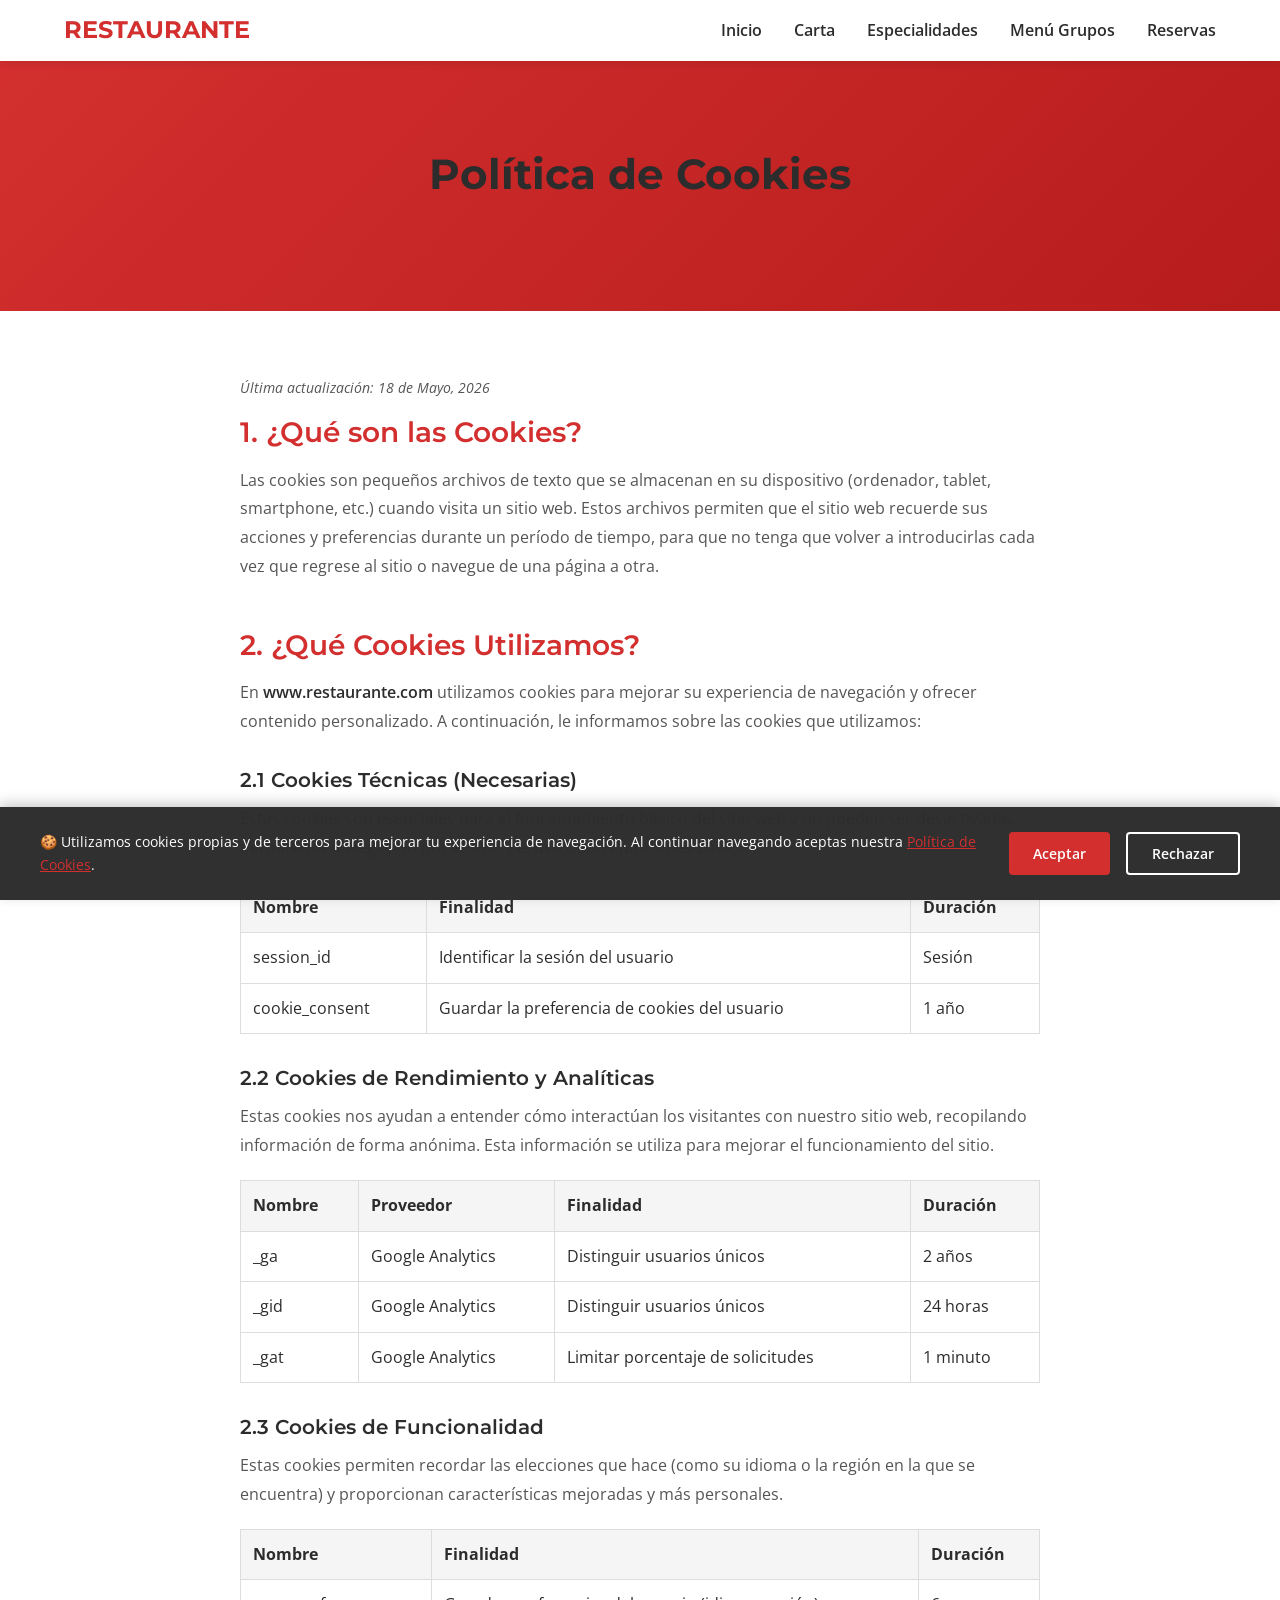
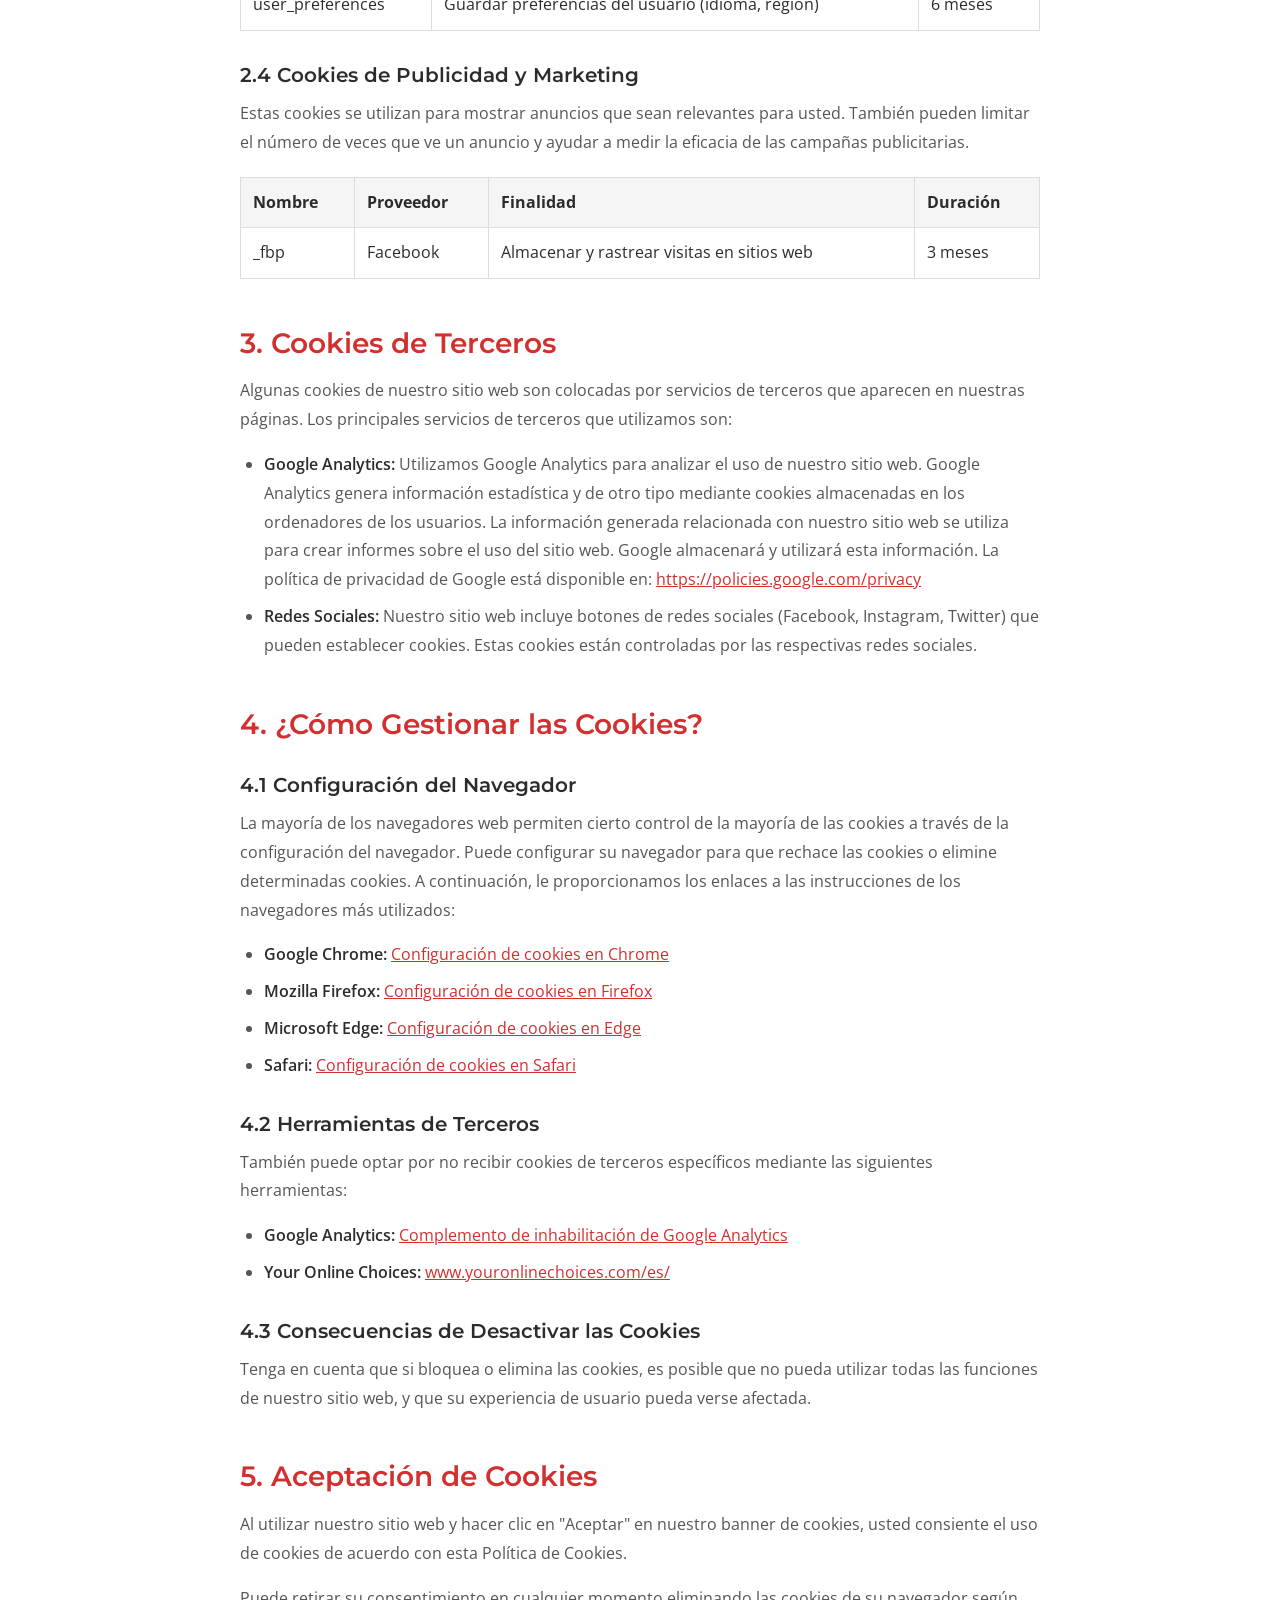
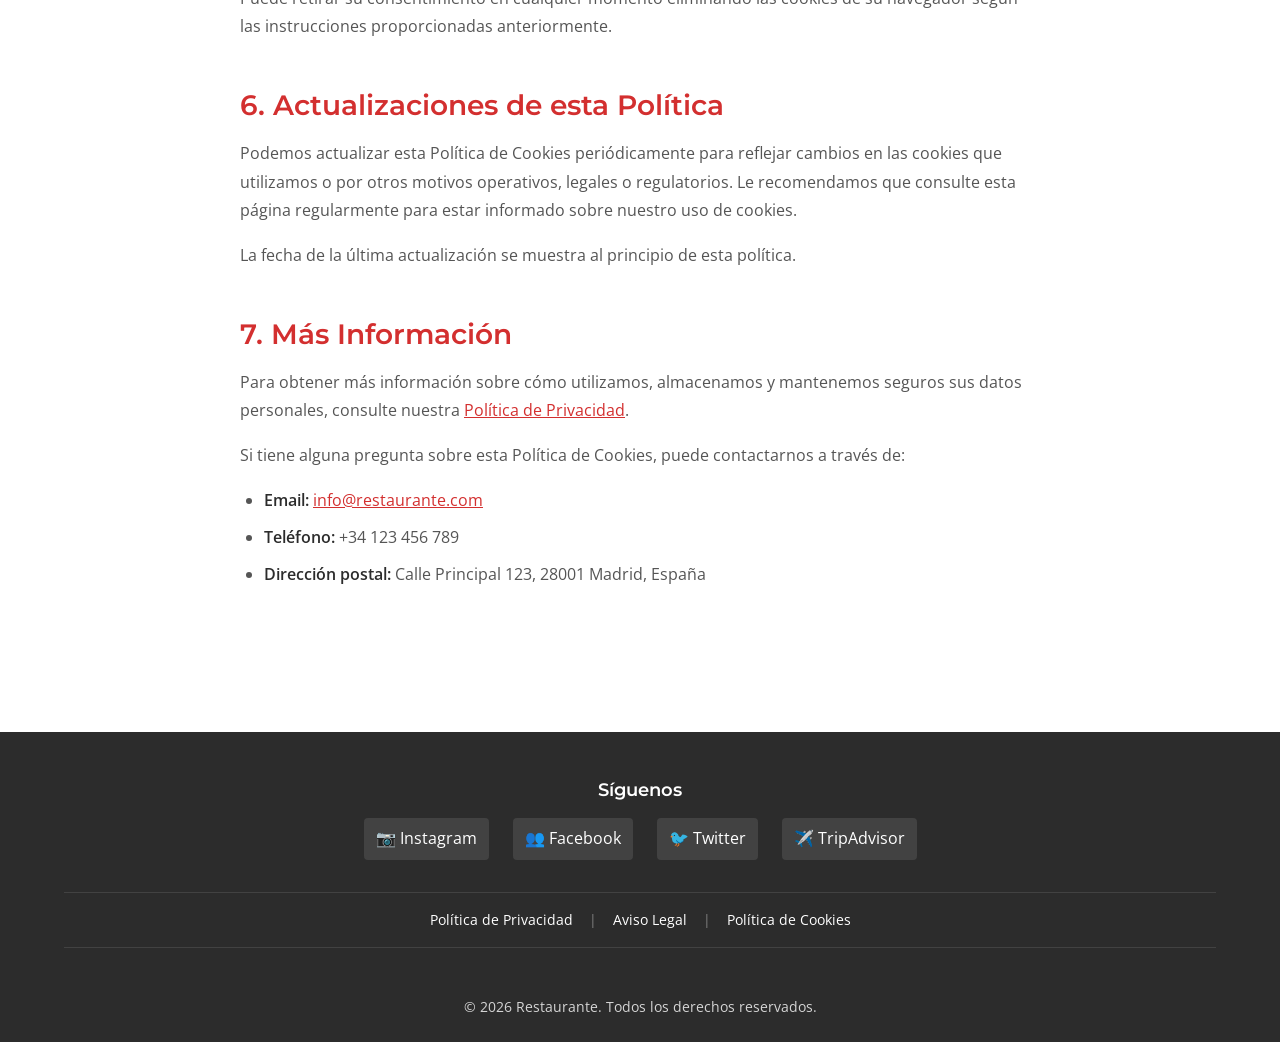
<file: src/pages/politica-cookies.html>
<!DOCTYPE html>
<html lang="es">
<head>
    <meta charset="UTF-8">
    <meta name="viewport" content="width=device-width, initial-scale=1.0">
    <meta name="description" content="Política de Cookies - Restaurante">
    <title>Política de Cookies - Restaurante</title>
    
    <!-- Estilos CSS -->
    <link rel="stylesheet" href="../css/styles.css">
    <link rel="stylesheet" href="../css/navbar.css">
    <link rel="stylesheet" href="../css/footer.css">
    <link rel="stylesheet" href="../css/responsive.css">
    
    <!-- Fuentes Google -->
    <link rel="preconnect" href="https://fonts.googleapis.com">
    <link rel="preconnect" href="https://fonts.gstatic.com" crossorigin>
    <link href="https://fonts.googleapis.com/css2?family=Montserrat:wght@600;700&family=Open+Sans:wght@400;600&display=swap" rel="stylesheet">
</head>
<body>
    <!-- Navbar Component -->
    <div id="navbar-placeholder"></div>
    
    <!-- Main Content -->
    <main>
        <!-- Hero Section -->
        <section class="hero legal-hero">
            <div class="container">
                <h1>Política de Cookies</h1>
            </div>
        </section>
        
        <!-- Legal Content -->
        <section class="legal-content">
            <div class="container">
                <div class="legal-wrapper">
                    <p class="legal-updated">Última actualización: 18 de Mayo, 2026</p>
                    
                    <h2>1. ¿Qué son las Cookies?</h2>
                    <p>Las cookies son pequeños archivos de texto que se almacenan en su dispositivo (ordenador, tablet, smartphone, etc.) cuando visita un sitio web. Estos archivos permiten que el sitio web recuerde sus acciones y preferencias durante un período de tiempo, para que no tenga que volver a introducirlas cada vez que regrese al sitio o navegue de una página a otra.</p>
                    
                    <h2>2. ¿Qué Cookies Utilizamos?</h2>
                    <p>En <strong>www.restaurante.com</strong> utilizamos cookies para mejorar su experiencia de navegación y ofrecer contenido personalizado. A continuación, le informamos sobre las cookies que utilizamos:</p>
                    
                    <h3>2.1 Cookies Técnicas (Necesarias)</h3>
                    <p>Estas cookies son esenciales para el funcionamiento básico del sitio web y no pueden ser desactivadas. Permiten la navegación por el sitio y el uso de sus funciones básicas.</p>
                    
                    <table style="width: 100%; border-collapse: collapse; margin: 20px 0;">
                        <thead>
                            <tr style="background-color: var(--color-bg-light); text-align: left;">
                                <th style="padding: 12px; border: 1px solid #ddd;">Nombre</th>
                                <th style="padding: 12px; border: 1px solid #ddd;">Finalidad</th>
                                <th style="padding: 12px; border: 1px solid #ddd;">Duración</th>
                            </tr>
                        </thead>
                        <tbody>
                            <tr>
                                <td style="padding: 12px; border: 1px solid #ddd;">session_id</td>
                                <td style="padding: 12px; border: 1px solid #ddd;">Identificar la sesión del usuario</td>
                                <td style="padding: 12px; border: 1px solid #ddd;">Sesión</td>
                            </tr>
                            <tr>
                                <td style="padding: 12px; border: 1px solid #ddd;">cookie_consent</td>
                                <td style="padding: 12px; border: 1px solid #ddd;">Guardar la preferencia de cookies del usuario</td>
                                <td style="padding: 12px; border: 1px solid #ddd;">1 año</td>
                            </tr>
                        </tbody>
                    </table>
                    
                    <h3>2.2 Cookies de Rendimiento y Analíticas</h3>
                    <p>Estas cookies nos ayudan a entender cómo interactúan los visitantes con nuestro sitio web, recopilando información de forma anónima. Esta información se utiliza para mejorar el funcionamiento del sitio.</p>
                    
                    <table style="width: 100%; border-collapse: collapse; margin: 20px 0;">
                        <thead>
                            <tr style="background-color: var(--color-bg-light); text-align: left;">
                                <th style="padding: 12px; border: 1px solid #ddd;">Nombre</th>
                                <th style="padding: 12px; border: 1px solid #ddd;">Proveedor</th>
                                <th style="padding: 12px; border: 1px solid #ddd;">Finalidad</th>
                                <th style="padding: 12px; border: 1px solid #ddd;">Duración</th>
                            </tr>
                        </thead>
                        <tbody>
                            <tr>
                                <td style="padding: 12px; border: 1px solid #ddd;">_ga</td>
                                <td style="padding: 12px; border: 1px solid #ddd;">Google Analytics</td>
                                <td style="padding: 12px; border: 1px solid #ddd;">Distinguir usuarios únicos</td>
                                <td style="padding: 12px; border: 1px solid #ddd;">2 años</td>
                            </tr>
                            <tr>
                                <td style="padding: 12px; border: 1px solid #ddd;">_gid</td>
                                <td style="padding: 12px; border: 1px solid #ddd;">Google Analytics</td>
                                <td style="padding: 12px; border: 1px solid #ddd;">Distinguir usuarios únicos</td>
                                <td style="padding: 12px; border: 1px solid #ddd;">24 horas</td>
                            </tr>
                            <tr>
                                <td style="padding: 12px; border: 1px solid #ddd;">_gat</td>
                                <td style="padding: 12px; border: 1px solid #ddd;">Google Analytics</td>
                                <td style="padding: 12px; border: 1px solid #ddd;">Limitar porcentaje de solicitudes</td>
                                <td style="padding: 12px; border: 1px solid #ddd;">1 minuto</td>
                            </tr>
                        </tbody>
                    </table>
                    
                    <h3>2.3 Cookies de Funcionalidad</h3>
                    <p>Estas cookies permiten recordar las elecciones que hace (como su idioma o la región en la que se encuentra) y proporcionan características mejoradas y más personales.</p>
                    
                    <table style="width: 100%; border-collapse: collapse; margin: 20px 0;">
                        <thead>
                            <tr style="background-color: var(--color-bg-light); text-align: left;">
                                <th style="padding: 12px; border: 1px solid #ddd;">Nombre</th>
                                <th style="padding: 12px; border: 1px solid #ddd;">Finalidad</th>
                                <th style="padding: 12px; border: 1px solid #ddd;">Duración</th>
                            </tr>
                        </thead>
                        <tbody>
                            <tr>
                                <td style="padding: 12px; border: 1px solid #ddd;">user_preferences</td>
                                <td style="padding: 12px; border: 1px solid #ddd;">Guardar preferencias del usuario (idioma, región)</td>
                                <td style="padding: 12px; border: 1px solid #ddd;">6 meses</td>
                            </tr>
                        </tbody>
                    </table>
                    
                    <h3>2.4 Cookies de Publicidad y Marketing</h3>
                    <p>Estas cookies se utilizan para mostrar anuncios que sean relevantes para usted. También pueden limitar el número de veces que ve un anuncio y ayudar a medir la eficacia de las campañas publicitarias.</p>
                    
                    <table style="width: 100%; border-collapse: collapse; margin: 20px 0;">
                        <thead>
                            <tr style="background-color: var(--color-bg-light); text-align: left;">
                                <th style="padding: 12px; border: 1px solid #ddd;">Nombre</th>
                                <th style="padding: 12px; border: 1px solid #ddd;">Proveedor</th>
                                <th style="padding: 12px; border: 1px solid #ddd;">Finalidad</th>
                                <th style="padding: 12px; border: 1px solid #ddd;">Duración</th>
                            </tr>
                        </thead>
                        <tbody>
                            <tr>
                                <td style="padding: 12px; border: 1px solid #ddd;">_fbp</td>
                                <td style="padding: 12px; border: 1px solid #ddd;">Facebook</td>
                                <td style="padding: 12px; border: 1px solid #ddd;">Almacenar y rastrear visitas en sitios web</td>
                                <td style="padding: 12px; border: 1px solid #ddd;">3 meses</td>
                            </tr>
                        </tbody>
                    </table>
                    
                    <h2>3. Cookies de Terceros</h2>
                    <p>Algunas cookies de nuestro sitio web son colocadas por servicios de terceros que aparecen en nuestras páginas. Los principales servicios de terceros que utilizamos son:</p>
                    
                    <ul>
                        <li><strong>Google Analytics:</strong> Utilizamos Google Analytics para analizar el uso de nuestro sitio web. Google Analytics genera información estadística y de otro tipo mediante cookies almacenadas en los ordenadores de los usuarios. La información generada relacionada con nuestro sitio web se utiliza para crear informes sobre el uso del sitio web. Google almacenará y utilizará esta información. La política de privacidad de Google está disponible en: <a href="https://policies.google.com/privacy" target="_blank" rel="noopener noreferrer">https://policies.google.com/privacy</a></li>
                        
                        <li><strong>Redes Sociales:</strong> Nuestro sitio web incluye botones de redes sociales (Facebook, Instagram, Twitter) que pueden establecer cookies. Estas cookies están controladas por las respectivas redes sociales.</li>
                    </ul>
                    
                    <h2>4. ¿Cómo Gestionar las Cookies?</h2>
                    
                    <h3>4.1 Configuración del Navegador</h3>
                    <p>La mayoría de los navegadores web permiten cierto control de la mayoría de las cookies a través de la configuración del navegador. Puede configurar su navegador para que rechace las cookies o elimine determinadas cookies. A continuación, le proporcionamos los enlaces a las instrucciones de los navegadores más utilizados:</p>
                    
                    <ul>
                        <li><strong>Google Chrome:</strong> <a href="https://support.google.com/chrome/answer/95647" target="_blank" rel="noopener noreferrer">Configuración de cookies en Chrome</a></li>
                        <li><strong>Mozilla Firefox:</strong> <a href="https://support.mozilla.org/es/kb/habilitar-y-deshabilitar-cookies-sitios-web-rastrear-preferencias" target="_blank" rel="noopener noreferrer">Configuración de cookies en Firefox</a></li>
                        <li><strong>Microsoft Edge:</strong> <a href="https://support.microsoft.com/es-es/microsoft-edge/eliminar-las-cookies-en-microsoft-edge-63947406-40ac-c3b8-57b9-2a946a29ae09" target="_blank" rel="noopener noreferrer">Configuración de cookies en Edge</a></li>
                        <li><strong>Safari:</strong> <a href="https://support.apple.com/es-es/guide/safari/sfri11471/mac" target="_blank" rel="noopener noreferrer">Configuración de cookies en Safari</a></li>
                    </ul>
                    
                    <h3>4.2 Herramientas de Terceros</h3>
                    <p>También puede optar por no recibir cookies de terceros específicos mediante las siguientes herramientas:</p>
                    <ul>
                        <li><strong>Google Analytics:</strong> <a href="https://tools.google.com/dlpage/gaoptout" target="_blank" rel="noopener noreferrer">Complemento de inhabilitación de Google Analytics</a></li>
                        <li><strong>Your Online Choices:</strong> <a href="http://www.youronlinechoices.com/es/" target="_blank" rel="noopener noreferrer">www.youronlinechoices.com/es/</a></li>
                    </ul>
                    
                    <h3>4.3 Consecuencias de Desactivar las Cookies</h3>
                    <p>Tenga en cuenta que si bloquea o elimina las cookies, es posible que no pueda utilizar todas las funciones de nuestro sitio web, y que su experiencia de usuario pueda verse afectada.</p>
                    
                    <h2>5. Aceptación de Cookies</h2>
                    <p>Al utilizar nuestro sitio web y hacer clic en "Aceptar" en nuestro banner de cookies, usted consiente el uso de cookies de acuerdo con esta Política de Cookies.</p>
                    
                    <p>Puede retirar su consentimiento en cualquier momento eliminando las cookies de su navegador según las instrucciones proporcionadas anteriormente.</p>
                    
                    <h2>6. Actualizaciones de esta Política</h2>
                    <p>Podemos actualizar esta Política de Cookies periódicamente para reflejar cambios en las cookies que utilizamos o por otros motivos operativos, legales o regulatorios. Le recomendamos que consulte esta página regularmente para estar informado sobre nuestro uso de cookies.</p>
                    
                    <p>La fecha de la última actualización se muestra al principio de esta política.</p>
                    
                    <h2>7. Más Información</h2>
                    <p>Para obtener más información sobre cómo utilizamos, almacenamos y mantenemos seguros sus datos personales, consulte nuestra <a href="politica-privacidad.html">Política de Privacidad</a>.</p>
                    
                    <p>Si tiene alguna pregunta sobre esta Política de Cookies, puede contactarnos a través de:</p>
                    <ul>
                        <li><strong>Email:</strong> <a href="mailto:info@restaurante.com">info@restaurante.com</a></li>
                        <li><strong>Teléfono:</strong> +34 123 456 789</li>
                        <li><strong>Dirección postal:</strong> Calle Principal 123, 28001 Madrid, España</li>
                    </ul>
                </div>
            </div>
        </section>
    </main>
    
    <!-- Footer Component -->
    <div id="footer-placeholder"></div>
    
    <!-- Cookie Consent Banner -->
    <div id="cookie-banner" class="cookie-banner">
        <div class="cookie-content">
            <p>
                🍪 Utilizamos cookies propias y de terceros para mejorar tu experiencia de navegación. 
                Al continuar navegando aceptas nuestra 
                <a href="politica-cookies.html">Política de Cookies</a>.
            </p>
            <div class="cookie-actions">
                <button id="cookie-accept" class="btn btn-primary">Aceptar</button>
                <button id="cookie-reject" class="btn btn-outline">Rechazar</button>
            </div>
        </div>
    </div>
    
    <!-- JavaScript -->
    <script src="../js/main.js"></script>
    <script src="../js/cookie-consent.js"></script>
</body>
</html>
</file>
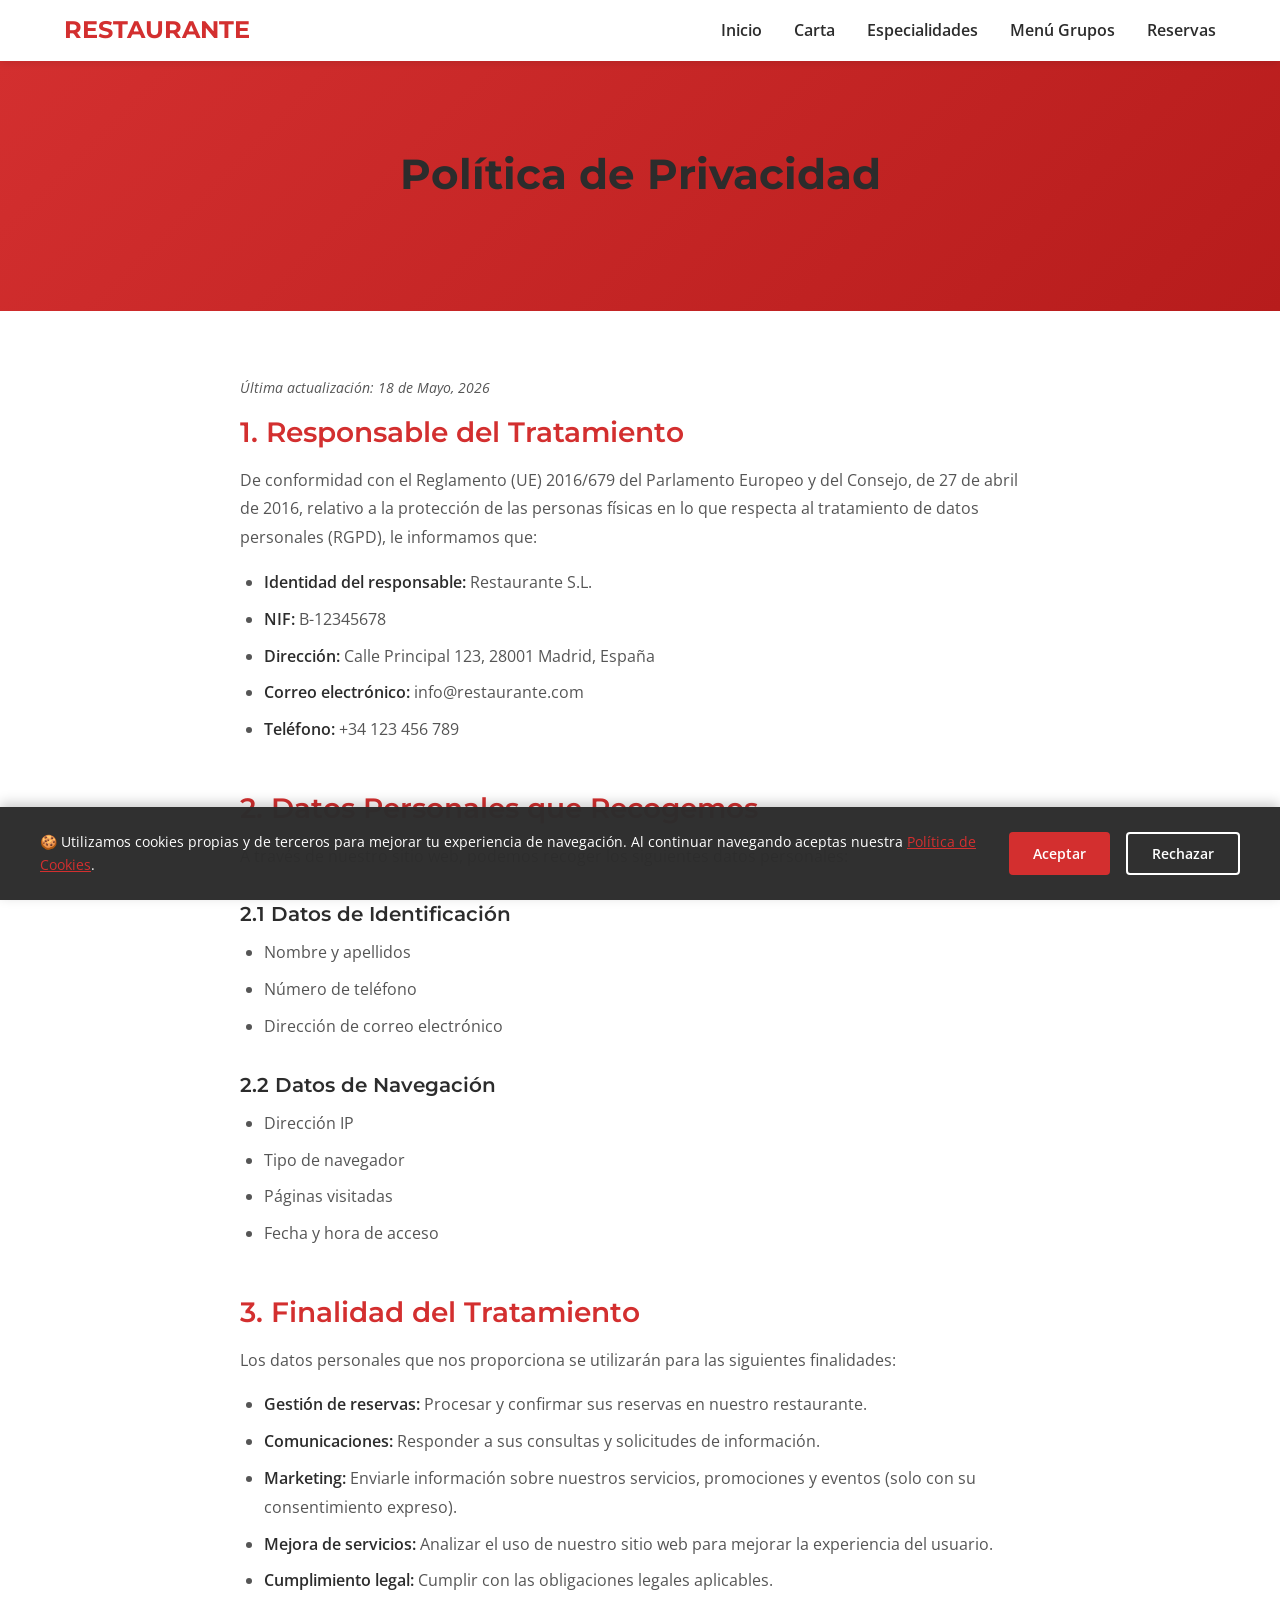
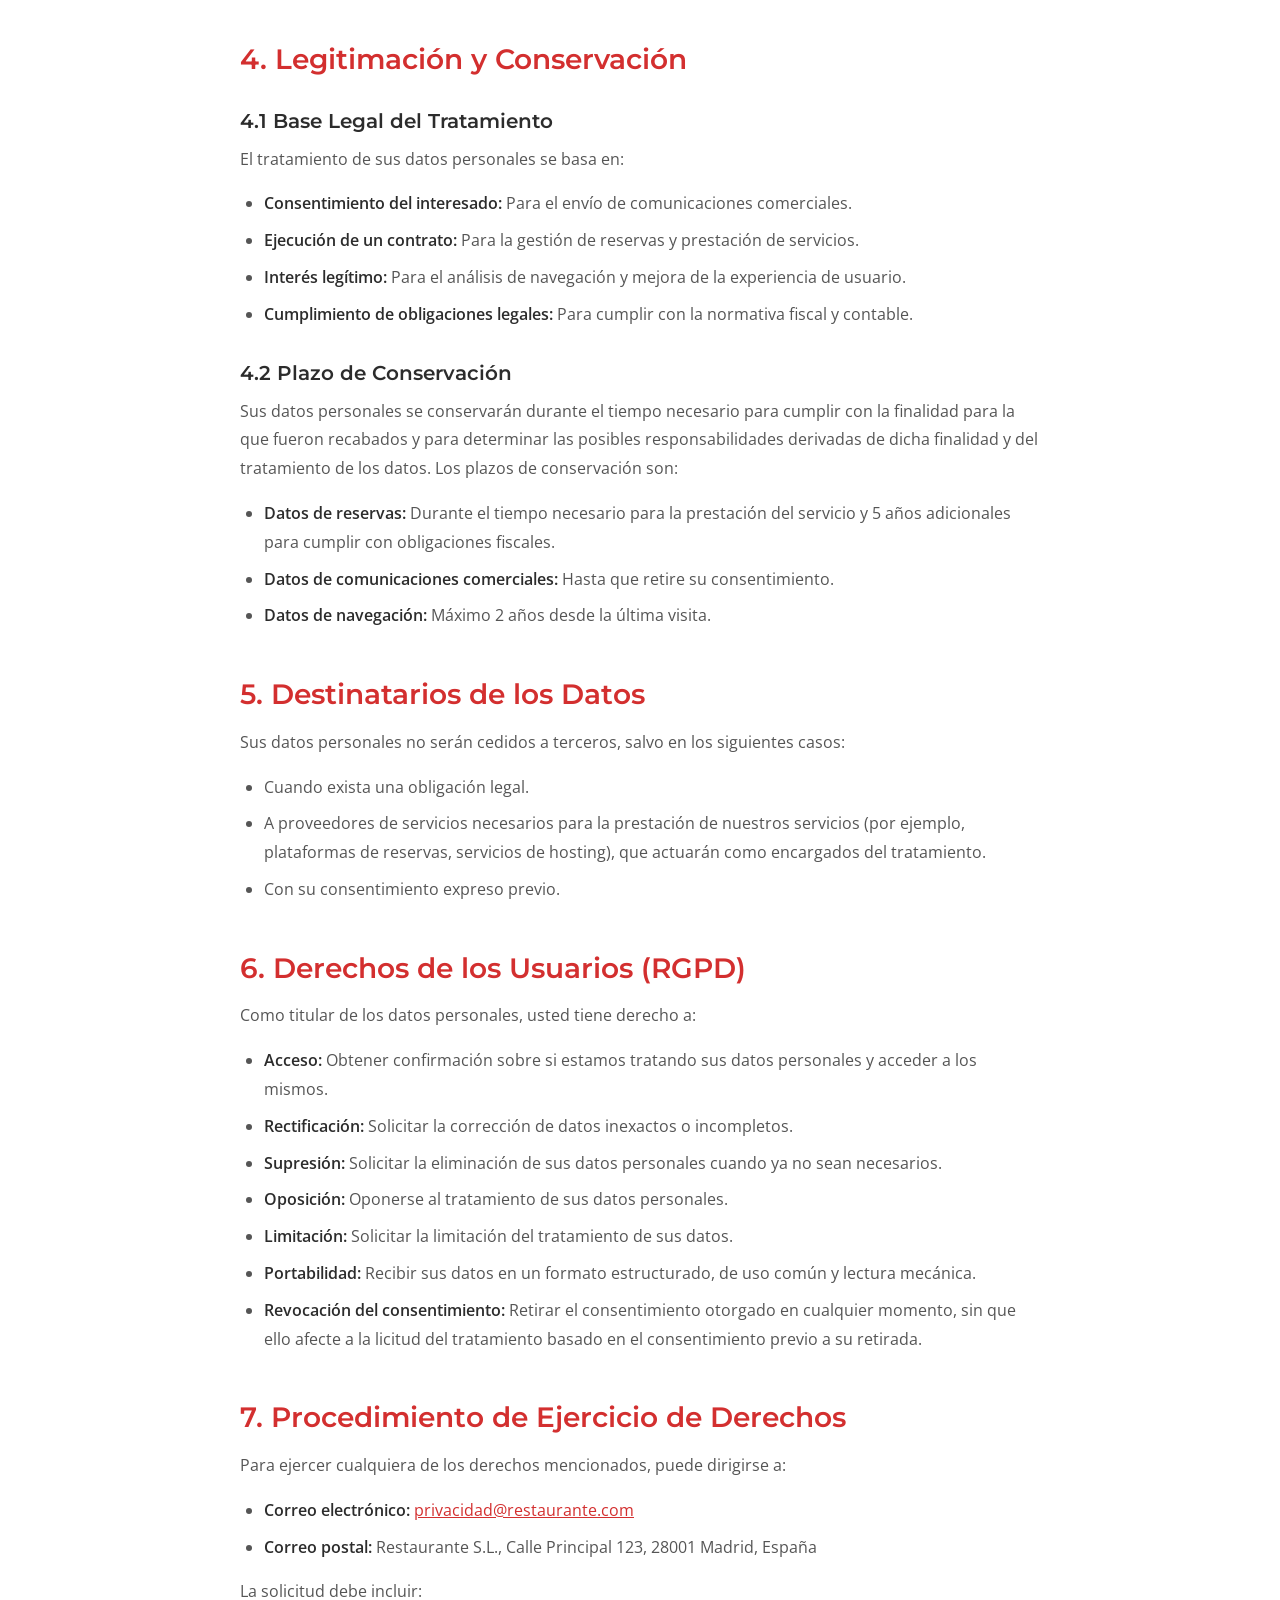
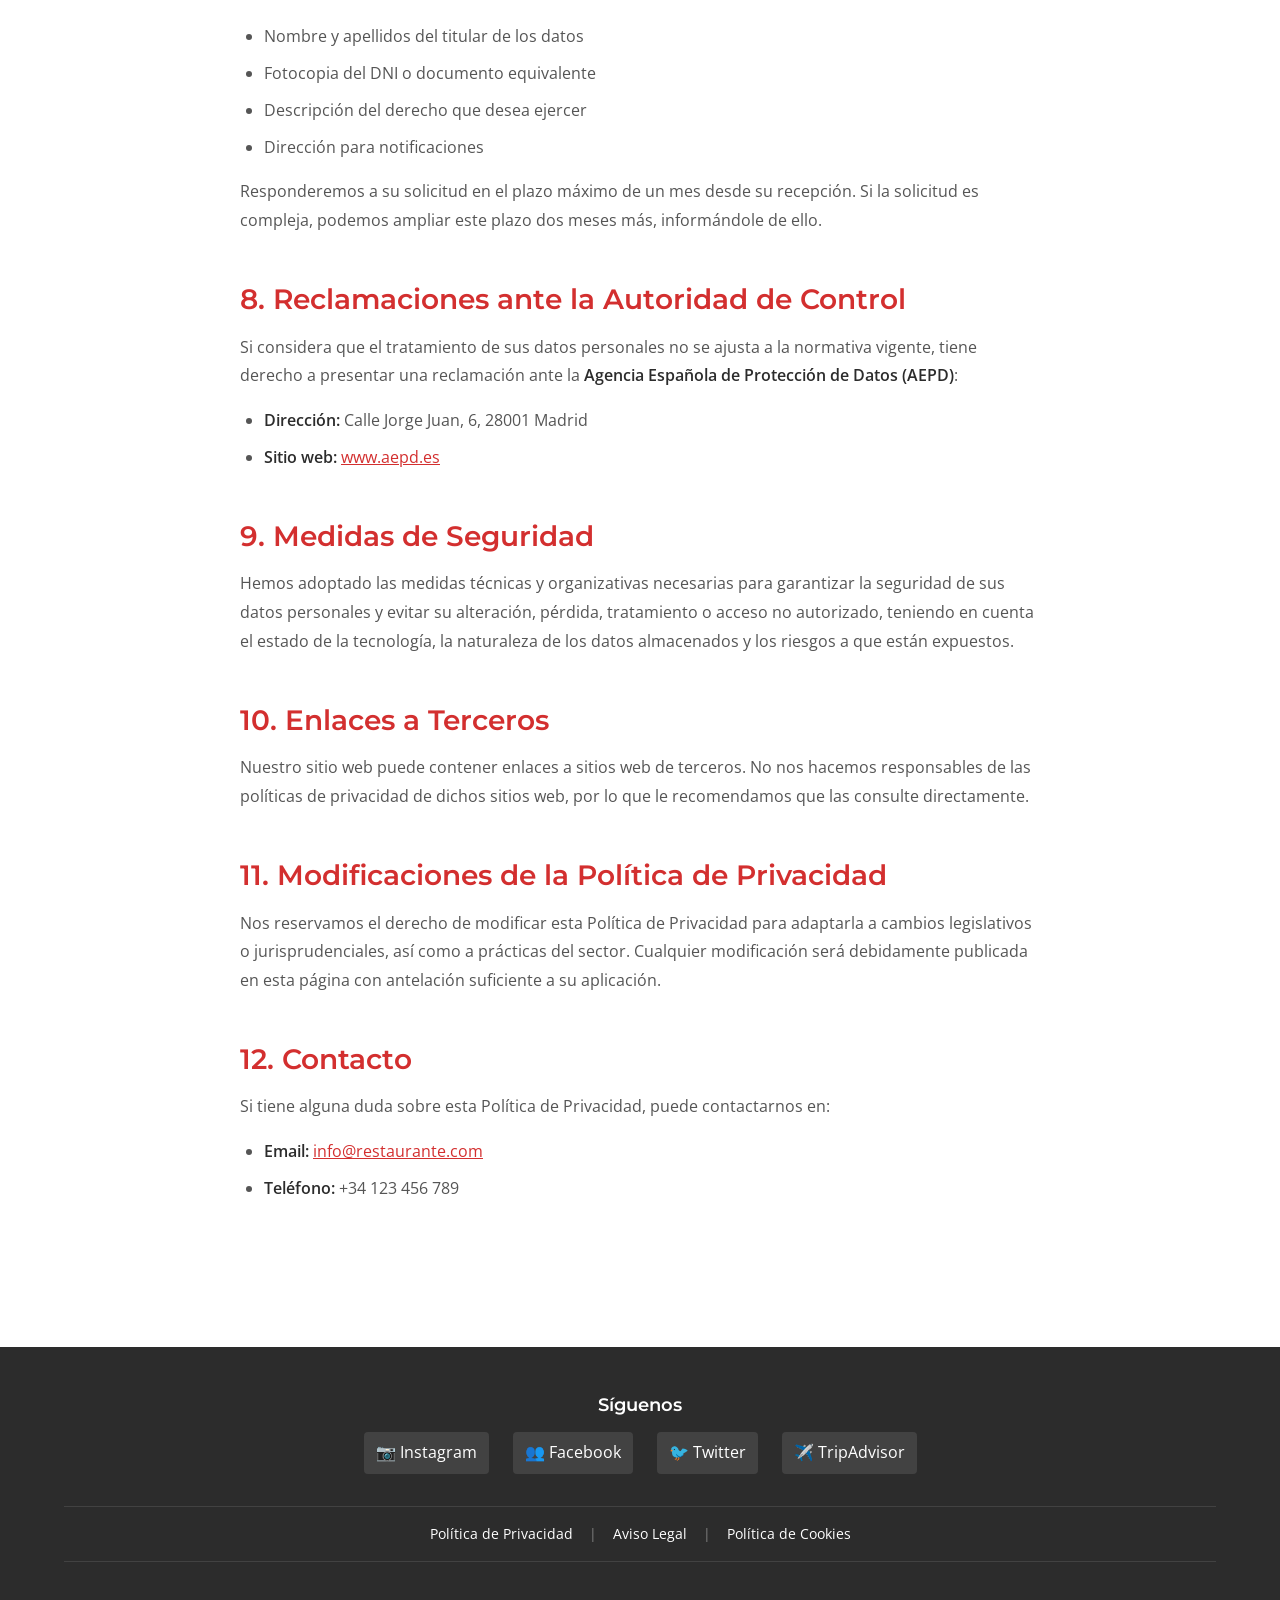
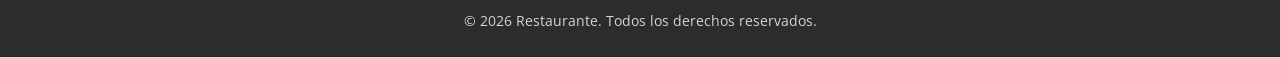
<file: src/pages/politica-privacidad.html>
<!DOCTYPE html>
<html lang="es">
<head>
    <meta charset="UTF-8">
    <meta name="viewport" content="width=device-width, initial-scale=1.0">
    <meta name="description" content="Política de Privacidad - Restaurante">
    <title>Política de Privacidad - Restaurante</title>
    
    <!-- Estilos CSS -->
    <link rel="stylesheet" href="../css/styles.css">
    <link rel="stylesheet" href="../css/navbar.css">
    <link rel="stylesheet" href="../css/footer.css">
    <link rel="stylesheet" href="../css/responsive.css">
    
    <!-- Fuentes Google -->
    <link rel="preconnect" href="https://fonts.googleapis.com">
    <link rel="preconnect" href="https://fonts.gstatic.com" crossorigin>
    <link href="https://fonts.googleapis.com/css2?family=Montserrat:wght@600;700&family=Open+Sans:wght@400;600&display=swap" rel="stylesheet">
</head>
<body>
    <!-- Navbar Component -->
    <div id="navbar-placeholder"></div>
    
    <!-- Main Content -->
    <main>
        <!-- Hero Section -->
        <section class="hero legal-hero">
            <div class="container">
                <h1>Política de Privacidad</h1>
            </div>
        </section>
        
        <!-- Legal Content -->
        <section class="legal-content">
            <div class="container">
                <div class="legal-wrapper">
                    <p class="legal-updated">Última actualización: 18 de Mayo, 2026</p>
                    
                    <h2>1. Responsable del Tratamiento</h2>
                    <p>De conformidad con el Reglamento (UE) 2016/679 del Parlamento Europeo y del Consejo, de 27 de abril de 2016, relativo a la protección de las personas físicas en lo que respecta al tratamiento de datos personales (RGPD), le informamos que:</p>
                    
                    <ul>
                        <li><strong>Identidad del responsable:</strong> Restaurante S.L.</li>
                        <li><strong>NIF:</strong> B-12345678</li>
                        <li><strong>Dirección:</strong> Calle Principal 123, 28001 Madrid, España</li>
                        <li><strong>Correo electrónico:</strong> info@restaurante.com</li>
                        <li><strong>Teléfono:</strong> +34 123 456 789</li>
                    </ul>
                    
                    <h2>2. Datos Personales que Recogemos</h2>
                    <p>A través de nuestro sitio web, podemos recoger los siguientes datos personales:</p>
                    
                    <h3>2.1 Datos de Identificación</h3>
                    <ul>
                        <li>Nombre y apellidos</li>
                        <li>Número de teléfono</li>
                        <li>Dirección de correo electrónico</li>
                    </ul>
                    
                    <h3>2.2 Datos de Navegación</h3>
                    <ul>
                        <li>Dirección IP</li>
                        <li>Tipo de navegador</li>
                        <li>Páginas visitadas</li>
                        <li>Fecha y hora de acceso</li>
                    </ul>
                    
                    <h2>3. Finalidad del Tratamiento</h2>
                    <p>Los datos personales que nos proporciona se utilizarán para las siguientes finalidades:</p>
                    
                    <ul>
                        <li><strong>Gestión de reservas:</strong> Procesar y confirmar sus reservas en nuestro restaurante.</li>
                        <li><strong>Comunicaciones:</strong> Responder a sus consultas y solicitudes de información.</li>
                        <li><strong>Marketing:</strong> Enviarle información sobre nuestros servicios, promociones y eventos (solo con su consentimiento expreso).</li>
                        <li><strong>Mejora de servicios:</strong> Analizar el uso de nuestro sitio web para mejorar la experiencia del usuario.</li>
                        <li><strong>Cumplimiento legal:</strong> Cumplir con las obligaciones legales aplicables.</li>
                    </ul>
                    
                    <h2>4. Legitimación y Conservación</h2>
                    
                    <h3>4.1 Base Legal del Tratamiento</h3>
                    <p>El tratamiento de sus datos personales se basa en:</p>
                    <ul>
                        <li><strong>Consentimiento del interesado:</strong> Para el envío de comunicaciones comerciales.</li>
                        <li><strong>Ejecución de un contrato:</strong> Para la gestión de reservas y prestación de servicios.</li>
                        <li><strong>Interés legítimo:</strong> Para el análisis de navegación y mejora de la experiencia de usuario.</li>
                        <li><strong>Cumplimiento de obligaciones legales:</strong> Para cumplir con la normativa fiscal y contable.</li>
                    </ul>
                    
                    <h3>4.2 Plazo de Conservación</h3>
                    <p>Sus datos personales se conservarán durante el tiempo necesario para cumplir con la finalidad para la que fueron recabados y para determinar las posibles responsabilidades derivadas de dicha finalidad y del tratamiento de los datos. Los plazos de conservación son:</p>
                    <ul>
                        <li><strong>Datos de reservas:</strong> Durante el tiempo necesario para la prestación del servicio y 5 años adicionales para cumplir con obligaciones fiscales.</li>
                        <li><strong>Datos de comunicaciones comerciales:</strong> Hasta que retire su consentimiento.</li>
                        <li><strong>Datos de navegación:</strong> Máximo 2 años desde la última visita.</li>
                    </ul>
                    
                    <h2>5. Destinatarios de los Datos</h2>
                    <p>Sus datos personales no serán cedidos a terceros, salvo en los siguientes casos:</p>
                    <ul>
                        <li>Cuando exista una obligación legal.</li>
                        <li>A proveedores de servicios necesarios para la prestación de nuestros servicios (por ejemplo, plataformas de reservas, servicios de hosting), que actuarán como encargados del tratamiento.</li>
                        <li>Con su consentimiento expreso previo.</li>
                    </ul>
                    
                    <h2>6. Derechos de los Usuarios (RGPD)</h2>
                    <p>Como titular de los datos personales, usted tiene derecho a:</p>
                    
                    <ul>
                        <li><strong>Acceso:</strong> Obtener confirmación sobre si estamos tratando sus datos personales y acceder a los mismos.</li>
                        <li><strong>Rectificación:</strong> Solicitar la corrección de datos inexactos o incompletos.</li>
                        <li><strong>Supresión:</strong> Solicitar la eliminación de sus datos personales cuando ya no sean necesarios.</li>
                        <li><strong>Oposición:</strong> Oponerse al tratamiento de sus datos personales.</li>
                        <li><strong>Limitación:</strong> Solicitar la limitación del tratamiento de sus datos.</li>
                        <li><strong>Portabilidad:</strong> Recibir sus datos en un formato estructurado, de uso común y lectura mecánica.</li>
                        <li><strong>Revocación del consentimiento:</strong> Retirar el consentimiento otorgado en cualquier momento, sin que ello afecte a la licitud del tratamiento basado en el consentimiento previo a su retirada.</li>
                    </ul>
                    
                    <h2>7. Procedimiento de Ejercicio de Derechos</h2>
                    <p>Para ejercer cualquiera de los derechos mencionados, puede dirigirse a:</p>
                    <ul>
                        <li><strong>Correo electrónico:</strong> <a href="mailto:privacidad@restaurante.com">privacidad@restaurante.com</a></li>
                        <li><strong>Correo postal:</strong> Restaurante S.L., Calle Principal 123, 28001 Madrid, España</li>
                    </ul>
                    
                    <p>La solicitud debe incluir:</p>
                    <ul>
                        <li>Nombre y apellidos del titular de los datos</li>
                        <li>Fotocopia del DNI o documento equivalente</li>
                        <li>Descripción del derecho que desea ejercer</li>
                        <li>Dirección para notificaciones</li>
                    </ul>
                    
                    <p>Responderemos a su solicitud en el plazo máximo de un mes desde su recepción. Si la solicitud es compleja, podemos ampliar este plazo dos meses más, informándole de ello.</p>
                    
                    <h2>8. Reclamaciones ante la Autoridad de Control</h2>
                    <p>Si considera que el tratamiento de sus datos personales no se ajusta a la normativa vigente, tiene derecho a presentar una reclamación ante la <strong>Agencia Española de Protección de Datos (AEPD)</strong>:</p>
                    <ul>
                        <li><strong>Dirección:</strong> Calle Jorge Juan, 6, 28001 Madrid</li>
                        <li><strong>Sitio web:</strong> <a href="https://www.aepd.es" target="_blank" rel="noopener noreferrer">www.aepd.es</a></li>
                    </ul>
                    
                    <h2>9. Medidas de Seguridad</h2>
                    <p>Hemos adoptado las medidas técnicas y organizativas necesarias para garantizar la seguridad de sus datos personales y evitar su alteración, pérdida, tratamiento o acceso no autorizado, teniendo en cuenta el estado de la tecnología, la naturaleza de los datos almacenados y los riesgos a que están expuestos.</p>
                    
                    <h2>10. Enlaces a Terceros</h2>
                    <p>Nuestro sitio web puede contener enlaces a sitios web de terceros. No nos hacemos responsables de las políticas de privacidad de dichos sitios web, por lo que le recomendamos que las consulte directamente.</p>
                    
                    <h2>11. Modificaciones de la Política de Privacidad</h2>
                    <p>Nos reservamos el derecho de modificar esta Política de Privacidad para adaptarla a cambios legislativos o jurisprudenciales, así como a prácticas del sector. Cualquier modificación será debidamente publicada en esta página con antelación suficiente a su aplicación.</p>
                    
                    <h2>12. Contacto</h2>
                    <p>Si tiene alguna duda sobre esta Política de Privacidad, puede contactarnos en:</p>
                    <ul>
                        <li><strong>Email:</strong> <a href="mailto:info@restaurante.com">info@restaurante.com</a></li>
                        <li><strong>Teléfono:</strong> +34 123 456 789</li>
                    </ul>
                </div>
            </div>
        </section>
    </main>
    
    <!-- Footer Component -->
    <div id="footer-placeholder"></div>
    
    <!-- Cookie Consent Banner -->
    <div id="cookie-banner" class="cookie-banner">
        <div class="cookie-content">
            <p>
                🍪 Utilizamos cookies propias y de terceros para mejorar tu experiencia de navegación. 
                Al continuar navegando aceptas nuestra 
                <a href="politica-cookies.html">Política de Cookies</a>.
            </p>
            <div class="cookie-actions">
                <button id="cookie-accept" class="btn btn-primary">Aceptar</button>
                <button id="cookie-reject" class="btn btn-outline">Rechazar</button>
            </div>
        </div>
    </div>
    
    <!-- JavaScript -->
    <script src="../js/main.js"></script>
    <script src="../js/cookie-consent.js"></script>
</body>
</html>
</file>
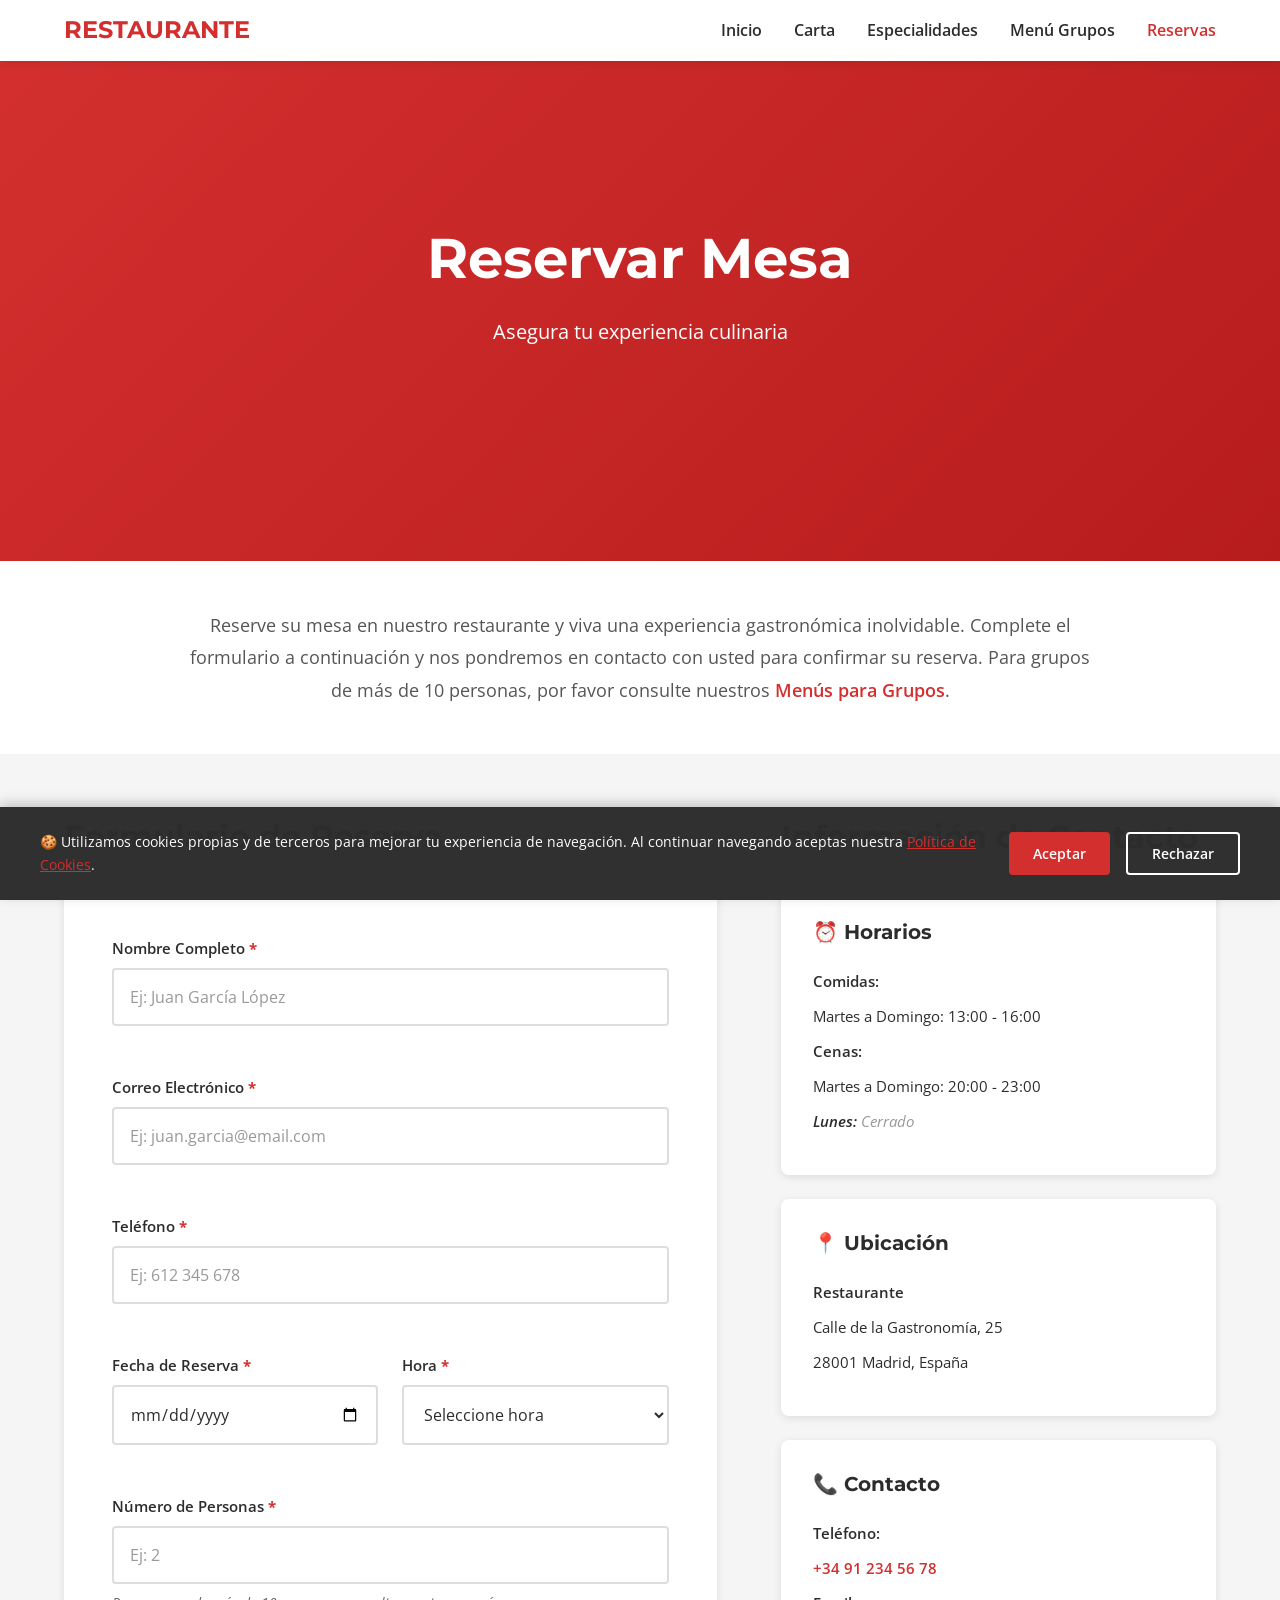
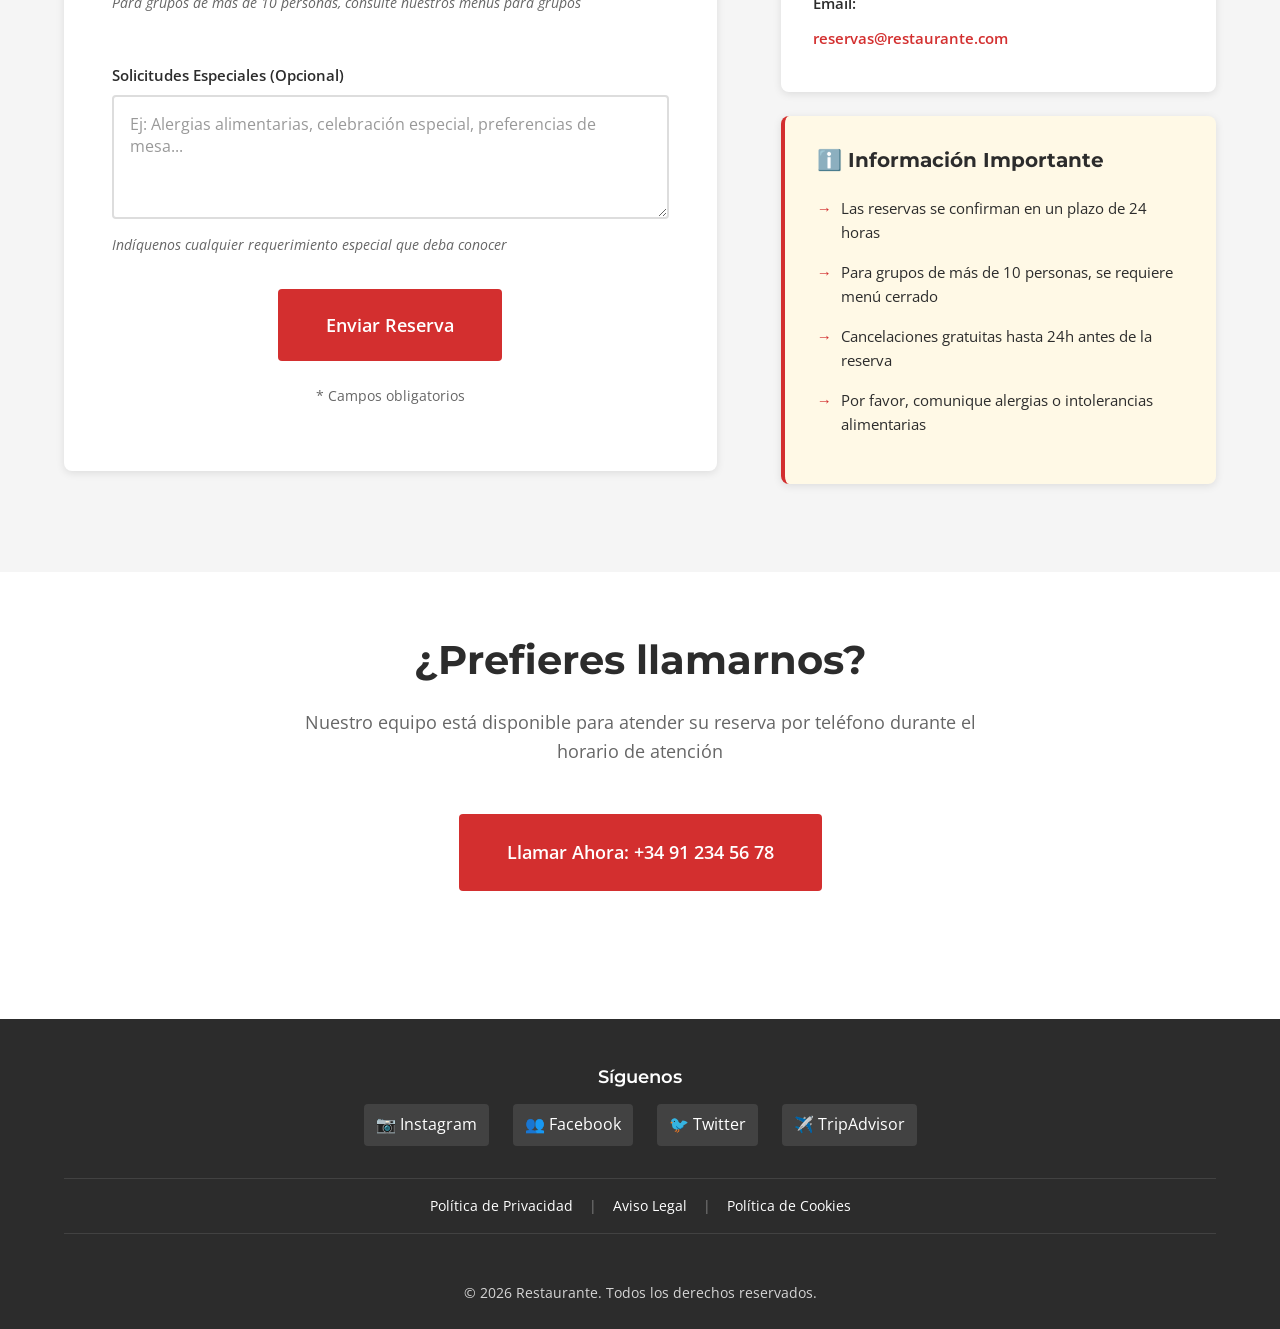
<file: src/pages/reservas.html>
<!DOCTYPE html>
<html lang="es">
<head>
    <meta charset="UTF-8">
    <meta name="viewport" content="width=device-width, initial-scale=1.0">
    <title>Restaurante - Reservas</title>
    
    <!-- CSS Files -->
    <link rel="stylesheet" href="../css/styles.css">
    <link rel="stylesheet" href="../css/navbar.css">
    <link rel="stylesheet" href="../css/footer.css">
    <link rel="stylesheet" href="../css/responsive.css">
</head>
<body>
    <!-- Navigation Component -->
    <div id="navbar-placeholder"></div>

    <!-- Page Header -->
    <section class="hero">
        <div class="hero-content">
            <h1>Reservar Mesa</h1>
            <p>Asegura tu experiencia culinaria</p>
        </div>
    </section>

    <!-- Reservation Introduction -->
    <section class="reservation-intro">
        <div class="container">
            <p class="intro-text">
                Reserve su mesa en nuestro restaurante y viva una experiencia gastronómica inolvidable. 
                Complete el formulario a continuación y nos pondremos en contacto con usted para confirmar su reserva. 
                Para grupos de más de 10 personas, por favor consulte nuestros <a href="menu-grupos.html">Menús para Grupos</a>.
            </p>
        </div>
    </section>

    <!-- Reservation Form & Contact Section -->
    <section class="reservation-section">
        <div class="container">
            <div class="reservation-grid">
                
                <!-- Formulario de Reserva -->
                <div class="reservation-form-container">
                    <h2>Formulario de Reserva</h2>
                    
                    <!-- Mensaje de éxito (oculto por defecto) -->
                    <div id="success-message" class="message success-message" style="display: none;">
                        <p><strong>¡Reserva enviada con éxito! ✅</strong></p>
                        <p>Hemos recibido su solicitud de reserva. Nos pondremos en contacto con usted en breve para confirmar.</p>
                    </div>
                    
                    <!-- Formulario -->
                    <form id="reservation-form" 
                          class="reservation-form" 
                          action="https://formspree.io/f/xbdboage" 
                          method="POST"
                          novalidate>
                        
                        <!-- FormSpree Hidden Fields -->
                        <input type="hidden" name="_subject" value="Nueva Reserva - Restaurante">
                        <input type="hidden" name="_next" value="/src/pages/reservas.html?success=true">
                        <input type="text" name="_gotcha" style="display:none" tabindex="-1" autocomplete="off">
                        
                        <!-- Campo: Nombre Completo -->
                        <div class="form-group">
                            <label for="name">Nombre Completo <span class="required">*</span></label>
                            <input 
                                type="text" 
                                id="name" 
                                name="name" 
                                class="form-input"
                                placeholder="Ej: Juan García López"
                                required
                                aria-required="true"
                                aria-describedby="name-error"
                            >
                            <span id="name-error" class="error-message" role="alert"></span>
                        </div>

                        <!-- Campo: Email -->
                        <div class="form-group">
                            <label for="email">Correo Electrónico <span class="required">*</span></label>
                            <input 
                                type="email" 
                                id="email" 
                                name="email" 
                                class="form-input"
                                placeholder="Ej: juan.garcia@email.com"
                                required
                                aria-required="true"
                                aria-describedby="email-error"
                            >
                            <span id="email-error" class="error-message" role="alert"></span>
                        </div>

                        <!-- Campo: Teléfono -->
                        <div class="form-group">
                            <label for="phone">Teléfono <span class="required">*</span></label>
                            <input 
                                type="tel" 
                                id="phone" 
                                name="phone" 
                                class="form-input"
                                placeholder="Ej: 612 345 678"
                                required
                                aria-required="true"
                                aria-describedby="phone-error"
                            >
                            <span id="phone-error" class="error-message" role="alert"></span>
                        </div>

                        <!-- Grid de dos columnas para fecha y hora -->
                        <div class="form-row">
                            <!-- Campo: Fecha -->
                            <div class="form-group">
                                <label for="date">Fecha de Reserva <span class="required">*</span></label>
                                <input 
                                    type="date" 
                                    id="date" 
                                    name="date" 
                                    class="form-input"
                                    required
                                    aria-required="true"
                                    aria-describedby="date-error"
                                >
                                <span id="date-error" class="error-message" role="alert"></span>
                            </div>

                            <!-- Campo: Hora -->
                            <div class="form-group">
                                <label for="time">Hora <span class="required">*</span></label>
                                <select 
                                    id="time" 
                                    name="time" 
                                    class="form-input"
                                    required
                                    aria-required="true"
                                    aria-describedby="time-error"
                                >
                                    <option value="">Seleccione hora</option>
                                    <option value="13:00">13:00</option>
                                    <option value="13:30">13:30</option>
                                    <option value="14:00">14:00</option>
                                    <option value="14:30">14:30</option>
                                    <option value="15:00">15:00</option>
                                    <option value="20:00">20:00</option>
                                    <option value="20:30">20:30</option>
                                    <option value="21:00">21:00</option>
                                    <option value="21:30">21:30</option>
                                    <option value="22:00">22:00</option>
                                    <option value="22:30">22:30</option>
                                </select>
                                <span id="time-error" class="error-message" role="alert"></span>
                            </div>
                        </div>

                        <!-- Campo: Número de Personas -->
                        <div class="form-group">
                            <label for="guests">Número de Personas <span class="required">*</span></label>
                            <input 
                                type="number" 
                                id="guests" 
                                name="guests" 
                                class="form-input"
                                placeholder="Ej: 2"
                                min="1"
                                max="10"
                                required
                                aria-required="true"
                                aria-describedby="guests-error"
                            >
                            <small class="form-help">Para grupos de más de 10 personas, consulte nuestros menús para grupos</small>
                            <span id="guests-error" class="error-message" role="alert"></span>
                        </div>

                        <!-- Campo: Mensaje Especial (Opcional) -->
                        <div class="form-group">
                            <label for="message">Solicitudes Especiales (Opcional)</label>
                            <textarea 
                                id="message" 
                                name="message" 
                                class="form-input form-textarea"
                                rows="4"
                                placeholder="Ej: Alergias alimentarias, celebración especial, preferencias de mesa..."
                                aria-describedby="message-help"
                            ></textarea>
                            <small id="message-help" class="form-help">Indíquenos cualquier requerimiento especial que deba conocer</small>
                        </div>

                        <!-- Botón de Envío -->
                        <div class="form-actions">
                            <button type="submit" class="btn btn-primary btn-large">
                                Enviar Reserva
                            </button>
                        </div>

                        <p class="form-note">
                            <span class="required">*</span> Campos obligatorios
                        </p>
                    </form>
                </div>

                <!-- Información de Contacto -->
                <div class="contact-info-container">
                    <h2>Información de Contacto</h2>
                    
                    <!-- Horarios -->
                    <div class="contact-card">
                        <h3>⏰ Horarios</h3>
                        <div class="contact-details">
                            <p><strong>Comidas:</strong></p>
                            <p>Martes a Domingo: 13:00 - 16:00</p>
                            <p><strong>Cenas:</strong></p>
                            <p>Martes a Domingo: 20:00 - 23:00</p>
                            <p class="closed-day"><strong>Lunes:</strong> Cerrado</p>
                        </div>
                    </div>

                    <!-- Dirección -->
                    <div class="contact-card">
                        <h3>📍 Ubicación</h3>
                        <div class="contact-details">
                            <p><strong>Restaurante</strong></p>
                            <p>Calle de la Gastronomía, 25</p>
                            <p>28001 Madrid, España</p>
                        </div>
                    </div>

                    <!-- Teléfono y Email -->
                    <div class="contact-card">
                        <h3>📞 Contacto</h3>
                        <div class="contact-details">
                            <p><strong>Teléfono:</strong></p>
                            <p><a href="tel:+34912345678">+34 91 234 56 78</a></p>
                            <p><strong>Email:</strong></p>
                            <p><a href="mailto:reservas@restaurante.com">reservas@restaurante.com</a></p>
                        </div>
                    </div>

                    <!-- Notas Importantes -->
                    <div class="contact-card important-notes">
                        <h3>ℹ️ Información Importante</h3>
                        <ul class="notes-list">
                            <li>Las reservas se confirman en un plazo de 24 horas</li>
                            <li>Para grupos de más de 10 personas, se requiere menú cerrado</li>
                            <li>Cancelaciones gratuitas hasta 24h antes de la reserva</li>
                            <li>Por favor, comunique alergias o intolerancias alimentarias</li>
                        </ul>
                    </div>
                </div>

            </div>
        </div>
    </section>

    <!-- CTA Section -->
    <section class="cta-reservation">
        <div class="container">
            <h2>¿Prefieres llamarnos?</h2>
            <p class="cta-text">
                Nuestro equipo está disponible para atender su reserva por teléfono durante el horario de atención
            </p>
            <a href="tel:+34912345678" class="btn btn-primary btn-large">
                Llamar Ahora: +34 91 234 56 78
            </a>
        </div>
    </section>

    <!-- Footer Component -->
    <div id="footer-placeholder"></div>

    <!-- Cookie Consent Banner -->
    <div id="cookie-banner" class="cookie-banner">
        <div class="cookie-content">
            <p>
                🍪 Utilizamos cookies propias y de terceros para mejorar tu experiencia de navegación. 
                Al continuar navegando aceptas nuestra 
                <a href="politica-cookies.html">Política de Cookies</a>.
            </p>
            <div class="cookie-actions">
                <button id="cookie-accept" class="btn btn-primary">Aceptar</button>
                <button id="cookie-reject" class="btn btn-outline">Rechazar</button>
            </div>
        </div>
    </div>

    <!-- JavaScript -->
    <script src="../js/main.js"></script>
    <script src="../js/reservas.js"></script>
    <script src="../js/cookie-consent.js"></script>
</body>
</html>
</file>
<file: src/css/styles.css>
/* 
 * Estilos Globales
 * Restaurante - Proyecto Final
 */

/* ========== GOOGLE FONTS ========== */
@import url('https://fonts.googleapis.com/css2?family=Montserrat:wght@500;600;700&family=Open+Sans:wght@400;600&display=swap');

/* ========== CSS VARIABLES ========== */
:root {
    /* Colors */
    --color-primary: #D32F2F;
    --color-primary-dark: #B71C1C;
    --color-white: #FFFFFF;
    --color-text: #2C2C2C;
    --color-bg-light: #F5F5F5;
    
    /* Typography */
    --font-heading: 'Montserrat', sans-serif;
    --font-body: 'Open Sans', sans-serif;
    
    /* Spacing */
    --space-xs: 8px;
    --space-sm: 16px;
    --space-md: 24px;
    --space-lg: 32px;
    --space-xl: 48px;
    --space-xxl: 64px;
}

/* ========== RESET & BASE ========== */
* {
    margin: 0;
    padding: 0;
    box-sizing: border-box;
}

html {
    font-size: 16px;
    scroll-behavior: smooth;
}

body {
    font-family: var(--font-body);
    color: var(--color-text);
    background-color: var(--color-white);
    line-height: 1.6;
}

/* ========== TYPOGRAPHY ========== */
h1, h2, h3, h4, h5, h6 {
    font-family: var(--font-heading);
    font-weight: 700;
    line-height: 1.2;
    margin-bottom: var(--space-md);
}

h1 { font-size: 3rem; }      /* 48px */
h2 { font-size: 2.25rem; }   /* 36px */
h3 { font-size: 1.75rem; }   /* 28px */
h4 { font-size: 1.5rem; }    /* 24px */

p {
    margin-bottom: var(--space-sm);
}

/* ========== LAYOUT ========== */
.container {
    max-width: 1200px;
    margin: 0 auto;
    padding: 0 var(--space-md);
}

section {
    padding: var(--space-xxl) 0;
}

/* ========== BUTTONS ========== */
.btn {
    display: inline-block;
    padding: var(--space-sm) var(--space-lg);
    font-family: var(--font-body);
    font-size: 1rem;
    font-weight: 600;
    text-decoration: none;
    border: none;
    border-radius: 4px;
    cursor: pointer;
    transition: all 0.3s ease;
}

.btn-primary {
    background-color: var(--color-primary);
    color: var(--color-white);
}

.btn-primary:hover {
    background-color: var(--color-primary-dark);
    transform: translateY(-2px);
}

/* ========== HERO SECTION ========== */
.hero {
    min-height: 500px;
    display: flex;
    align-items: center;
    justify-content: center;
    background: linear-gradient(135deg, var(--color-primary) 0%, var(--color-primary-dark) 100%);
    color: var(--color-white);
    text-align: center;
}

.hero-content h1 {
    color: var(--color-white);
    font-size: 3.5rem;
    margin-bottom: var(--space-md);
}

.hero-content p {
    font-size: 1.25rem;
    margin-bottom: var(--space-xl);
}

/* ========== UTILITY CLASSES ========== */
.text-center {
    text-align: center;
}

.mt-1 { margin-top: var(--space-sm); }
.mt-2 { margin-top: var(--space-md); }
.mt-3 { margin-top: var(--space-lg); }

.mb-1 { margin-bottom: var(--space-sm); }
.mb-2 { margin-bottom: var(--space-md); }
.mb-3 { margin-bottom: var(--space-lg); }

/* ========== SECTION SUBTITLES ========== */
.section-subtitle {
    text-align: center;
    color: #666;
    font-size: 1.125rem;
    margin-bottom: var(--space-xl);
}

/* ========== ABOUT SECTION ========== */
.about {
    padding: var(--space-xxl) 0;
    background-color: var(--color-white);
}

.about-content {
    display: grid;
    grid-template-columns: 1.5fr 1fr;
    gap: var(--space-xl);
    align-items: center;
    margin-top: var(--space-lg);
}

.about-text p {
    font-size: 1.0625rem;
    line-height: 1.8;
    color: #555;
    margin-bottom: var(--space-md);
}

.about-image {
    width: 100%;
}

.about-img {
    width: 100%;
    height: auto;
    border-radius: 8px;
    box-shadow: 0 4px 12px rgba(0, 0, 0, 0.1);
    object-fit: cover;
}

/* ========== FEATURED DISHES SECTION ========== */
.featured-dishes {
    padding: var(--space-xxl) 0;
    background-color: var(--color-bg-light);
}

.dishes-grid {
    display: grid;
    grid-template-columns: repeat(4, 1fr);
    gap: var(--space-lg);
    margin-bottom: var(--space-lg);
}

.dish-card {
    background-color: var(--color-white);
    border-radius: 8px;
    overflow: hidden;
    box-shadow: 0 2px 8px rgba(0, 0, 0, 0.1);
    transition: transform 0.3s ease, box-shadow 0.3s ease;
}

.dish-card:hover {
    transform: translateY(-5px);
    box-shadow: 0 4px 16px rgba(0, 0, 0, 0.15);
}

.dish-image {
    width: 100%;
    height: 200px;
    overflow: hidden;
}

.dish-img {
    width: 100%;
    height: 100%;
    object-fit: cover;
    display: block;
    transition: transform 0.3s ease;
}

.dish-card:hover .dish-img {
    transform: scale(1.05);
}

.dish-info {
    padding: var(--space-md);
}

.dish-info h3 {
    font-size: 1.25rem;
    margin-bottom: var(--space-sm);
    color: var(--color-text);
}

.dish-info p {
    font-size: 0.9375rem;
    color: #666;
    line-height: 1.6;
    margin-bottom: 0;
}

/* ========== FEATURES SECTION ========== */
.features {
    padding: var(--space-xxl) 0;
    background-color: var(--color-white);
}

.features-grid {
    display: grid;
    grid-template-columns: repeat(3, 1fr);
    gap: var(--space-xl);
    margin-top: var(--space-lg);
}

.feature-item {
    text-align: center;
    padding: var(--space-md);
}

.feature-icon {
    font-size: 3.5rem;
    margin-bottom: var(--space-md);
}

.feature-item h3 {
    font-size: 1.25rem;
    margin-bottom: var(--space-sm);
    color: var(--color-text);
}

.feature-item p {
    font-size: 1rem;
    color: #666;
    line-height: 1.6;
}

/* ========== CTA SECTION ========== */
.cta {
    padding: var(--space-xxl) 0;
    background-color: var(--color-bg-light);
    text-align: center;
}

.cta h2 {
    font-size: 2.5rem;
    margin-bottom: var(--space-md);
}

.cta-text {
    font-size: 1.125rem;
    color: #666;
    margin-bottom: var(--space-xl);
}

.btn-large {
    padding: var(--space-md) var(--space-xl);
    font-size: 1.125rem;
}

/* ========== IMAGE PLACEHOLDERS ========== */
.image-placeholder {
    width: 100%;
    height: 100%;
    background: linear-gradient(135deg, #e0e0e0 0%, #f5f5f5 100%);
    display: flex;
    align-items: center;
    justify-content: center;
    color: #999;
    font-size: 3rem;
    border-radius: 4px;
}

.about-image .image-placeholder {
    min-height: 400px;
}

.dish-image .image-placeholder {
    font-size: 4rem;
}

/* ========== MENU PAGE STYLES ========== */

/* Menu Introduction */
.menu-intro {
    padding: var(--space-xl) 0;
    background-color: var(--color-white);
}

.intro-text {
    text-align: center;
    font-size: 1.125rem;
    color: #666;
    max-width: 800px;
    margin: 0 auto;
    line-height: 1.8;
}

/* Menu Sections */
.menu-section {
    padding: var(--space-xxl) 0;
    background-color: var(--color-white);
}

.menu-section-alt {
    background-color: var(--color-bg-light);
}

.menu-category-title {
    text-align: center;
    font-size: 2.5rem;
    color: var(--color-primary);
    margin-bottom: var(--space-xl);
    font-weight: 700;
}

/* Menu Grid */
.menu-grid {
    display: grid;
    grid-template-columns: repeat(3, 1fr);
    gap: var(--space-lg);
}

/* Menu Item Card */
.menu-item {
    background-color: var(--color-white);
    border-radius: 8px;
    overflow: hidden;
    box-shadow: 0 2px 8px rgba(0, 0, 0, 0.08);
    transition: transform 0.3s ease, box-shadow 0.3s ease;
}

.menu-item:hover {
    transform: translateY(-3px);
    box-shadow: 0 4px 12px rgba(0, 0, 0, 0.12);
}

.menu-item-image {
    width: 100%;
    height: 180px;
    overflow: hidden;
    background-color: var(--color-bg-light);
}

.menu-item-img {
    width: 100%;
    height: 100%;
    object-fit: cover;
    display: block;
    transition: transform 0.3s ease;
}

.menu-item:hover .menu-item-img {
    transform: scale(1.05);
}

.menu-item-image .image-placeholder {
    font-size: 3.5rem;
    min-height: 180px;
}

.menu-item-content {
    padding: var(--space-md);
}

.menu-item-header {
    display: flex;
    justify-content: space-between;
    align-items: flex-start;
    margin-bottom: var(--space-sm);
    gap: var(--space-sm);
}

.menu-item-header h3 {
    font-size: 1.25rem;
    color: var(--color-text);
    margin-bottom: 0;
    flex: 1;
}

.menu-item-header .price {
    font-size: 1.375rem;
    font-weight: 700;
    color: var(--color-primary);
    white-space: nowrap;
}

.menu-item-description {
    font-size: 0.9375rem;
    color: #666;
    line-height: 1.6;
    margin-bottom: 0;
}

/* Takeaway Section */
.takeaway-section {
    padding: var(--space-xxl) 0;
    background: linear-gradient(135deg, var(--color-primary) 0%, var(--color-primary-dark) 100%);
    color: var(--color-white);
}

.takeaway-section h2 {
    color: var(--color-white);
    font-size: 2.5rem;
}

.takeaway-section .section-subtitle {
    color: rgba(255, 255, 255, 0.9);
}

.takeaway-info {
    display: grid;
    grid-template-columns: repeat(3, 1fr);
    gap: var(--space-xl);
    margin: var(--space-xxl) 0;
}

.takeaway-item {
    background-color: rgba(255, 255, 255, 0.1);
    padding: var(--space-xl);
    border-radius: 8px;
    text-align: center;
    backdrop-filter: blur(10px);
    border: 1px solid rgba(255, 255, 255, 0.2);
}

.takeaway-icon {
    font-size: 4rem;
    margin-bottom: var(--space-md);
}

.takeaway-item h3 {
    font-size: 1.5rem;
    color: var(--color-white);
    margin-bottom: var(--space-md);
}

.price-large {
    font-size: 2rem;
    font-weight: 700;
    color: var(--color-white);
    margin-bottom: var(--space-sm);
}

.takeaway-item p {
    color: rgba(255, 255, 255, 0.9);
    line-height: 1.6;
}

.takeaway-cta {
    margin-top: var(--space-xxl);
}

.takeaway-cta .cta-text {
    font-size: 1.125rem;
    color: rgba(255, 255, 255, 0.95);
    margin-bottom: var(--space-lg);
}

.takeaway-cta .btn {
    background-color: var(--color-white);
    color: var(--color-primary);
}

.takeaway-cta .btn:hover {
    background-color: var(--color-bg-light);
    transform: translateY(-2px);
}

/* ========== SPECIALTIES PAGE STYLES ========== */

/* Specialties Introduction */
.specialties-intro {
    padding: var(--space-xl) 0;
    background-color: var(--color-white);
}

.specialties-intro .intro-text {
    text-align: center;
    font-size: 1.125rem;
    color: #666;
    max-width: 900px;
    margin: 0 auto;
    line-height: 1.8;
}

/* Specialties Gallery */
.specialties-gallery {
    padding: var(--space-xxl) 0;
    background-color: var(--color-bg-light);
}

.specialty-grid {
    display: grid;
    grid-template-columns: repeat(2, 1fr);
    gap: var(--space-xl);
}

/* Specialty Card */
.specialty-card {
    background-color: var(--color-white);
    border-radius: 12px;
    overflow: hidden;
    box-shadow: 0 4px 12px rgba(0, 0, 0, 0.1);
    transition: transform 0.3s ease, box-shadow 0.3s ease;
}

.specialty-card:hover {
    transform: translateY(-5px);
    box-shadow: 0 8px 20px rgba(0, 0, 0, 0.15);
}

/* Specialty Image */
.specialty-image {
    position: relative;
    width: 100%;
    height: 320px;
    overflow: hidden;
    background-color: var(--color-bg-light);
}

.specialty-img {
    width: 100%;
    height: 100%;
    object-fit: cover;
    display: block;
    transition: transform 0.3s ease;
}

.specialty-card:hover .specialty-img {
    transform: scale(1.05);
}

.specialty-image .image-placeholder {
    width: 100%;
    height: 100%;
    display: flex;
    align-items: center;
    justify-content: center;
    font-size: 5rem;
    background: linear-gradient(135deg, #e0e0e0 0%, #f5f5f5 100%);
    transition: transform 0.3s ease;
}

.specialty-card:hover .specialty-image .image-placeholder {
    transform: scale(1.05);
}

/* Specialty Overlay */
.specialty-overlay {
    position: absolute;
    top: 0;
    left: 0;
    right: 0;
    padding: var(--space-md);
    display: flex;
    justify-content: flex-end;
}

.specialty-badge {
    background-color: var(--color-primary);
    color: var(--color-white);
    padding: var(--space-xs) var(--space-md);
    border-radius: 20px;
    font-size: 0.875rem;
    font-weight: 600;
    text-transform: uppercase;
    letter-spacing: 0.5px;
    box-shadow: 0 2px 8px rgba(211, 47, 47, 0.3);
}

/* Specialty Content */
.specialty-content {
    padding: var(--space-lg);
}

.specialty-content h3 {
    font-size: 1.75rem;
    color: var(--color-text);
    margin-bottom: var(--space-md);
    font-weight: 700;
}

.specialty-description {
    font-size: 1rem;
    color: #666;
    line-height: 1.7;
    margin-bottom: var(--space-md);
}

/* Specialty Details */
.specialty-details {
    display: flex;
    flex-wrap: wrap;
    gap: var(--space-sm);
    padding-top: var(--space-sm);
    border-top: 1px solid #e0e0e0;
}

.detail-item {
    font-size: 0.875rem;
    color: var(--color-primary);
    font-weight: 600;
    padding: var(--space-xs) var(--space-sm);
    background-color: rgba(211, 47, 47, 0.05);
    border-radius: 6px;
}

/* CTA Specialty Section */
.cta-specialty {
    padding: var(--space-xxl) 0;
    background-color: var(--color-white);
    text-align: center;
}

.cta-specialty h2 {
    font-size: 2.5rem;
    color: var(--color-text);
    margin-bottom: var(--space-md);
}

.cta-specialty .cta-text {
    font-size: 1.125rem;
    color: #666;
    margin-bottom: var(--space-xl);
    max-width: 700px;
    margin-left: auto;
    margin-right: auto;
}

/* ========== GROUP MENUS PAGE STYLES ========== */

/* Groups Introduction */
.groups-intro {
    padding: var(--space-xl) 0;
    background-color: var(--color-white);
}

.groups-intro .intro-text {
    text-align: center;
    font-size: 1.125rem;
    color: #666;
    max-width: 900px;
    margin: 0 auto;
    line-height: 1.8;
}

/* Group Menus Section */
.group-menus {
    padding: var(--space-xl) 0 var(--space-xxl) 0;
    background-color: var(--color-bg-light);
}

/* Accordion Item */
.accordion-item {
    background-color: var(--color-white);
    border-radius: 8px;
    margin-bottom: var(--space-md);
    box-shadow: 0 2px 8px rgba(0, 0, 0, 0.1);
    overflow: hidden;
    transition: box-shadow 0.3s ease;
}

.accordion-item:hover {
    box-shadow: 0 4px 12px rgba(0, 0, 0, 0.15);
}

/* Accordion Header (Button) */
.accordion-header {
    width: 100%;
    display: flex;
    align-items: center;
    justify-content: space-between;
    padding: var(--space-lg);
    background-color: transparent;
    border: none;
    cursor: pointer;
    text-align: left;
    transition: background-color 0.3s ease;
    gap: var(--space-md);
}

.accordion-header:hover {
    background-color: rgba(211, 47, 47, 0.02);
}

.accordion-header[aria-expanded="true"] {
    background-color: rgba(211, 47, 47, 0.05);
}

/* Accordion Title Section */
.accordion-title {
    flex: 1;
}

.accordion-title h3 {
    font-size: 1.75rem;
    color: var(--color-text);
    margin-bottom: var(--space-xs);
}

.accordion-subtitle {
    font-size: 1rem;
    color: #666;
    margin: 0;
}

/* Accordion Price Section */
.accordion-price {
    display: flex;
    flex-direction: column;
    align-items: flex-end;
    margin-right: var(--space-md);
}

.accordion-price .price {
    font-size: 2rem;
    font-weight: 700;
    color: var(--color-primary);
    font-family: var(--font-heading);
    line-height: 1;
}

.accordion-price .price-label {
    font-size: 0.875rem;
    color: #666;
    margin-top: var(--space-xs);
}

/* Accordion Icon */
.accordion-icon {
    font-size: 2rem;
    color: var(--color-primary);
    font-weight: 300;
    transition: transform 0.3s ease;
    line-height: 1;
    width: 30px;
    text-align: center;
}

.accordion-header[aria-expanded="true"] .accordion-icon {
    transform: rotate(45deg);
}

/* Accordion Content */
.accordion-content {
    max-height: 0;
    overflow: hidden;
    transition: max-height 0.4s ease, padding 0.4s ease;
    padding: 0 var(--space-lg);
}

.accordion-content.active {
    max-height: 2000px;
    padding: var(--space-lg);
    border-top: 1px solid #e0e0e0;
}

/* Menu Course */
.menu-course {
    margin-bottom: var(--space-lg);
}

.menu-course h4 {
    font-size: 1.25rem;
    color: var(--color-text);
    margin-bottom: var(--space-sm);
    display: flex;
    align-items: center;
    gap: var(--space-xs);
}

.menu-course ul {
    list-style: none;
    padding-left: var(--space-md);
}

.menu-course li {
    font-size: 1rem;
    color: #555;
    margin-bottom: var(--space-xs);
    padding-left: var(--space-md);
    position: relative;
    line-height: 1.6;
}

.menu-course li::before {
    content: "•";
    position: absolute;
    left: 0;
    color: var(--color-primary);
    font-weight: bold;
}

/* Menu Notes */
.menu-notes {
    background-color: rgba(211, 47, 47, 0.05);
    padding: var(--space-md);
    border-radius: 6px;
    border-left: 4px solid var(--color-primary);
    margin-top: var(--space-lg);
}

.menu-notes p {
    font-size: 0.9375rem;
    color: #555;
    margin-bottom: var(--space-xs);
    line-height: 1.6;
}

.menu-notes p:last-child {
    margin-bottom: 0;
}

.menu-notes strong {
    color: var(--color-text);
    font-weight: 600;
}

/* Group Info Section */
.group-info {
    padding: var(--space-xxl) 0;
    background-color: var(--color-white);
}

.info-grid {
    display: grid;
    grid-template-columns: repeat(3, 1fr);
    gap: var(--space-lg);
}

.info-card {
    text-align: center;
    padding: var(--space-lg);
    background-color: var(--color-bg-light);
    border-radius: 8px;
    transition: transform 0.3s ease, box-shadow 0.3s ease;
}

.info-card:hover {
    transform: translateY(-5px);
    box-shadow: 0 4px 12px rgba(0, 0, 0, 0.1);
}

.info-icon {
    font-size: 3rem;
    display: block;
    margin-bottom: var(--space-md);
}

.info-card h4 {
    font-size: 1.25rem;
    color: var(--color-text);
    margin-bottom: var(--space-sm);
}

.info-card p {
    font-size: 0.9375rem;
    color: #666;
    line-height: 1.6;
    margin: 0;
}

/* CTA Groups Section */
.cta-groups {
    padding: var(--space-xxl) 0;
    background-color: var(--color-bg-light);
    text-align: center;
}

.cta-groups h2 {
    font-size: 2.5rem;
    color: var(--color-text);
    margin-bottom: var(--space-md);
}

.cta-groups .cta-text {
    font-size: 1.125rem;
    color: #666;
    margin-bottom: var(--space-xl);
    max-width: 700px;
    margin-left: auto;
    margin-right: auto;
}

.btn-large {
    padding: var(--space-md) var(--space-xl);
    font-size: 1.125rem;
}

/* ========================================
   PÁGINA RESERVAS - RESERVATION PAGE
   ======================================== */

/* Reservation Introduction */
.reservation-intro {
    padding: var(--space-xl) 0;
    background-color: var(--color-white);
}

.reservation-intro .intro-text {
    font-size: 1.125rem;
    line-height: 1.8;
    color: #555;
    text-align: center;
    max-width: 900px;
    margin: 0 auto;
}

.reservation-intro .intro-text a {
    color: var(--color-primary);
    text-decoration: none;
    font-weight: 600;
}

.reservation-intro .intro-text a:hover {
    text-decoration: underline;
}

/* Reservation Section */
.reservation-section {
    padding: var(--space-xxl) 0;
    background-color: var(--color-bg-light);
}

.reservation-grid {
    display: grid;
    grid-template-columns: 1.2fr 0.8fr;
    gap: var(--space-xxl);
    align-items: start;
}

/* ========== FORMULARIO DE RESERVA ========== */

.reservation-form-container h2,
.contact-info-container h2 {
    font-size: 2rem;
    color: var(--color-text);
    margin-bottom: var(--space-lg);
}

/* Form Styling */
.reservation-form {
    background-color: var(--color-white);
    padding: var(--space-xl);
    border-radius: 8px;
    box-shadow: 0 2px 8px rgba(0, 0, 0, 0.1);
}

/* Form Groups */
.form-group {
    margin-bottom: var(--space-md);
}

.form-group label {
    display: block;
    font-weight: 600;
    color: var(--color-text);
    margin-bottom: var(--space-xs);
    font-size: 0.9375rem;
}

.form-group .required {
    color: var(--color-primary);
    font-weight: 700;
}

/* Form Inputs */
.form-input {
    width: 100%;
    padding: var(--space-sm);
    font-size: 1rem;
    font-family: var(--font-body);
    color: var(--color-text);
    background-color: var(--color-white);
    border: 2px solid #DDD;
    border-radius: 4px;
    transition: border-color 0.3s ease, box-shadow 0.3s ease;
}

.form-input:focus {
    outline: none;
    border-color: var(--color-primary);
    box-shadow: 0 0 0 3px rgba(211, 47, 47, 0.1);
}

.form-input::placeholder {
    color: #999;
}

/* Textarea específico */
.form-textarea {
    resize: vertical;
    min-height: 100px;
}

/* Form Row - Grid de dos columnas */
.form-row {
    display: grid;
    grid-template-columns: 1fr 1fr;
    gap: var(--space-md);
}

/* Form Help Text */
.form-help {
    display: block;
    margin-top: var(--space-xs);
    font-size: 0.875rem;
    color: #666;
    font-style: italic;
}

/* Error Messages */
.error-message {
    display: block;
    margin-top: var(--space-xs);
    font-size: 0.875rem;
    color: var(--color-primary);
    font-weight: 600;
    min-height: 1.2em;
}

/* Input con error */
.form-input.error {
    border-color: var(--color-primary);
    background-color: #FFF5F5;
}

/* Success Message */
.message {
    padding: var(--space-md);
    border-radius: 4px;
    margin-bottom: var(--space-lg);
}

.success-message {
    background-color: #E8F5E9;
    border: 2px solid #4CAF50;
    color: #2E7D32;
}

.success-message p {
    margin: 0;
}

.success-message p:first-child {
    margin-bottom: var(--space-xs);
}

/* Form Actions */
.form-actions {
    margin-top: var(--space-lg);
    text-align: center;
}

.form-note {
    margin-top: var(--space-md);
    font-size: 0.875rem;
    color: #666;
    text-align: center;
}

/* ========== INFORMACIÓN DE CONTACTO ========== */

.contact-info-container {
    position: sticky;
    top: 100px;
}

.contact-card {
    background-color: var(--color-white);
    padding: var(--space-lg);
    border-radius: 8px;
    box-shadow: 0 2px 8px rgba(0, 0, 0, 0.1);
    margin-bottom: var(--space-md);
}

.contact-card h3 {
    font-size: 1.25rem;
    color: var(--color-text);
    margin-bottom: var(--space-md);
    display: flex;
    align-items: center;
    gap: var(--space-xs);
}

.contact-details {
    font-size: 0.9375rem;
    line-height: 1.8;
}

.contact-details p {
    margin-bottom: var(--space-xs);
}

.contact-details strong {
    color: var(--color-text);
    font-weight: 600;
}

.contact-details a {
    color: var(--color-primary);
    text-decoration: none;
    font-weight: 600;
}

.contact-details a:hover {
    text-decoration: underline;
}

.closed-day {
    color: #999;
    font-style: italic;
}

/* Important Notes Card */
.important-notes {
    background-color: #FFF9E6;
    border-left: 4px solid var(--color-primary);
}

.notes-list {
    list-style: none;
    padding: 0;
    margin: 0;
}

.notes-list li {
    padding-left: var(--space-md);
    margin-bottom: var(--space-sm);
    position: relative;
    font-size: 0.9375rem;
    line-height: 1.6;
}

.notes-list li::before {
    content: "→";
    position: absolute;
    left: 0;
    color: var(--color-primary);
    font-weight: 700;
}

/* CTA Reservation Section */
.cta-reservation {
    padding: var(--space-xxl) 0;
    background-color: var(--color-white);
    text-align: center;
}

.cta-reservation h2 {
    font-size: 2.5rem;
    color: var(--color-text);
    margin-bottom: var(--space-md);
}

.cta-reservation .cta-text {
    font-size: 1.125rem;
    color: #666;
    margin-bottom: var(--space-xl);
    max-width: 700px;
    margin-left: auto;
    margin-right: auto;
}

/* ========== LEGAL PAGES STYLES ========== */

/* Hero legal más pequeño */
.legal-hero {
    min-height: 250px;
    background-color: var(--color-bg-light);
    display: flex;
    align-items: center;
    justify-content: center;
}

.legal-hero h1 {
    font-size: 2.625rem;
    color: var(--color-text);
}

/* Contenedor de contenido legal */
.legal-content {
    padding: 64px 0;
    background-color: var(--color-white);
}

.legal-wrapper {
    max-width: 800px;
    margin: 0 auto;
}

.legal-updated {
    font-size: 0.875rem;
    color: #999;
    font-style: italic;
    margin-bottom: 32px;
}

/* Tipografía legal */
.legal-wrapper h2 {
    font-size: 1.75rem;
    margin-top: 48px;
    margin-bottom: 16px;
    color: var(--color-primary);
    font-weight: 600;
}

.legal-wrapper h2:first-of-type {
    margin-top: 0;
}

.legal-wrapper h3 {
    font-size: 1.25rem;
    margin-top: 32px;
    margin-bottom: 12px;
    color: var(--color-text);
    font-weight: 600;
}

.legal-wrapper p {
    margin-bottom: 16px;
    line-height: 1.8;
    color: #555;
}

.legal-wrapper ul,
.legal-wrapper ol {
    margin-left: 24px;
    margin-bottom: 16px;
}

.legal-wrapper li {
    margin-bottom: 8px;
    line-height: 1.8;
    color: #555;
}

.legal-wrapper strong {
    color: var(--color-text);
    font-weight: 600;
}

.legal-wrapper a {
    color: var(--color-primary);
    text-decoration: underline;
}

.legal-wrapper a:hover {
    color: var(--color-primary-dark);
}

/* ========== COOKIE CONSENT BANNER ========== */

.cookie-banner {
    position: fixed;
    bottom: -250px; /* Oculto por defecto */
    left: 0;
    right: 0;
    background-color: rgba(44, 44, 44, 0.98);
    color: var(--color-white);
    padding: 24px;
    box-shadow: 0 -4px 12px rgba(0, 0, 0, 0.2);
    z-index: 9998;
    transition: bottom 0.4s ease;
}

.cookie-banner.show {
    bottom: 0;
}

.cookie-banner.hide {
    bottom: -250px;
}

.cookie-content {
    max-width: 1200px;
    margin: 0 auto;
    display: flex;
    justify-content: space-between;
    align-items: center;
    gap: 24px;
}

.cookie-content p {
    margin: 0;
    font-size: 0.875rem;
    line-height: 1.6;
    flex: 1;
}

.cookie-content a {
    color: var(--color-primary);
    text-decoration: underline;
}

.cookie-content a:hover {
    color: var(--color-white);
}

.cookie-actions {
    display: flex;
    gap: 16px;
    flex-shrink: 0;
}

.cookie-actions .btn {
    padding: 10px 24px;
    font-size: 0.875rem;
    white-space: nowrap;
    cursor: pointer;
    border-radius: 4px;
    transition: all 0.3s ease;
    font-weight: 600;
}

.btn-outline {
    background-color: transparent;
    border: 2px solid var(--color-white);
    color: var(--color-white);
}

.btn-outline:hover {
    background-color: var(--color-white);
    color: var(--color-text);
}
</file>
<file: src/css/navbar.css>
/* 
 * Estilos de Navegación
 * Restaurante - Proyecto Final
 */

.navbar {
    background-color: var(--color-white);
    box-shadow: 0 2px 8px rgba(0, 0, 0, 0.1);
    position: sticky;
    top: 0;
    z-index: 1000;
    padding: var(--space-sm) 0;
}

.navbar .container {
    display: flex;
    justify-content: space-between;
    align-items: center;
}

.nav-brand h1 {
    color: var(--color-primary);
    font-size: 1.5rem;
    margin: 0;
}

.nav-menu {
    display: flex;
    list-style: none;
    gap: var(--space-lg);
}

.nav-menu a {
    color: var(--color-text);
    text-decoration: none;
    font-weight: 600;
    transition: color 0.3s ease;
    padding: var(--space-xs) 0;
}

.nav-menu a:hover,
.nav-menu a.active {
    color: var(--color-primary);
}

/* Hamburger Menu (Mobile) */
.hamburger {
    display: none;
    flex-direction: column;
    background: none;
    border: none;
    cursor: pointer;
    padding: var(--space-xs);
}

.hamburger span {
    width: 25px;
    height: 3px;
    background-color: var(--color-text);
    margin: 3px 0;
    transition: 0.3s;
}

/* Mobile Navigation */
@media (max-width: 768px) {
    .hamburger {
        display: flex;
    }
    
    .nav-menu {
        position: fixed;
        left: -100%;
        top: 70px;
        flex-direction: column;
        background-color: var(--color-white);
        width: 100%;
        text-align: center;
        transition: 0.3s;
        box-shadow: 0 10px 27px rgba(0, 0, 0, 0.05);
        padding: var(--space-md) 0;
    }
    
    .nav-menu.active {
        left: 0;
    }
    
    .nav-menu li {
        margin: var(--space-sm) 0;
    }
}
</file>
<file: src/css/footer.css>
/* 
 * Estilos de Footer
 * Restaurante - Proyecto Final
 */

.footer {
    background-color: var(--color-text);
    color: var(--color-white);
    padding: 48px 0 24px;
    margin-top: var(--space-xxl);
    text-align: center;
}

.footer-content {
    display: flex;
    flex-direction: column;
    gap: 32px;
}

/* Sección redes sociales */
.footer-social h3 {
    font-size: 1.125rem;
    margin-bottom: 16px;
    font-weight: 600;
    color: var(--color-white);
}

.social-links {
    display: flex;
    justify-content: center;
    gap: 24px;
    flex-wrap: wrap;
}

.social-links a {
    color: var(--color-white);
    text-decoration: none;
    font-size: 1rem;
    transition: color 0.3s ease, transform 0.3s ease;
    display: inline-block;
    padding: 8px 12px;
    border-radius: 4px;
    background-color: rgba(255, 255, 255, 0.1);
}

.social-links a:hover {
    color: var(--color-primary);
    transform: translateY(-2px);
    background-color: rgba(255, 255, 255, 0.15);
}

/* Sección enlaces legales */
.footer-legal {
    border-top: 1px solid rgba(255, 255, 255, 0.1);
    border-bottom: 1px solid rgba(255, 255, 255, 0.1);
    padding: 16px 0;
}

.legal-links {
    display: flex;
    justify-content: center;
    align-items: center;
    gap: 16px;
    flex-wrap: wrap;
}

.legal-links a {
    color: rgba(255, 255, 255, 0.7);
    text-decoration: none;
    font-size: 0.875rem;
    transition: color 0.3s ease;
}

.legal-links a:hover {
    color: var(--color-white);
    text-decoration: underline;
}

.legal-links .separator {
    color: rgba(255, 255, 255, 0.4);
    font-size: 0.875rem;
}

/* Copyright */
.footer-copy {
    margin-top: 16px;
}

.footer-copy p {
    margin: 0;
    font-size: 0.875rem;
    color: rgba(255, 255, 255, 0.8);
}

.footer a {
    color: var(--color-white);
    text-decoration: none;
    transition: color 0.3s ease;
}

.footer a:hover {
    color: var(--color-primary);
}
</file>
<file: src/css/responsive.css>
/* 
 * Media Queries - Diseño Responsive
 * Mobile-First Approach
 * Restaurante - Proyecto Final
 */

/* ========== TABLET (max-width: 1024px) ========== */
@media (max-width: 1024px) {
    
    /* Hero Section */
    .hero-content h1 {
        font-size: 2.75rem;
    }
    
    /* About Section */
    .about-content {
        grid-template-columns: 1fr;
        gap: var(--space-lg);
    }
    
    .about-image .image-placeholder {
        min-height: 300px;
    }
    
    /* Dishes Grid - 2 columns on tablet */
    .dishes-grid {
        grid-template-columns: repeat(2, 1fr);
    }
    
    /* Features Grid - 2 columns on tablet */
    .features-grid {
        grid-template-columns: repeat(2, 1fr);
        gap: var(--space-lg);
    }
    
    /* Menu Grid - 2 columns on tablet */
    .menu-grid {
        grid-template-columns: repeat(2, 1fr);
    }
    
    /* Takeaway - 1 column on tablet */
    .takeaway-info {
        grid-template-columns: 1fr;
        gap: var(--space-lg);
    }
    
    /* Specialties Grid - stays 2 columns on tablet */
    .specialty-grid {
        gap: var(--space-lg);
    }
    
    /* Group Menus - Info Grid: 2 columns on tablet */
    .info-grid {
        grid-template-columns: repeat(2, 1fr);
    }
    
    /* ========== RESERVAS PAGE - TABLET ========== */
    
    /* Grid mantiene dos columnas en tablet */
    .reservation-grid {
        grid-template-columns: 1fr 1fr;
        gap: var(--space-lg);
    }
    
    .contact-info-container {
        position: static;
    }
}

/* ========== MOBILE (max-width: 768px) ========== */
@media (max-width: 768px) {
    
    /* Typography adjustments */
    h1 { font-size: 2.25rem; }
    h2 { font-size: 1.875rem; }
    h3 { font-size: 1.5rem; }
    
    /* Hero Section */
    .hero {
        min-height: 400px;
        padding: var(--space-lg) var(--space-md);
    }
    
    .hero-content h1 {
        font-size: 2rem;
    }
    
    .hero-content p {
        font-size: 1.125rem;
    }
    
    /* Section padding */
    section {
        padding: var(--space-xl) 0;
    }
    
    /* About Section */
    .about-text p {
        font-size: 1rem;
    }
    
    .about-image .image-placeholder {
        min-height: 250px;
    }
    
    /* Dishes Grid - 1 column on mobile */
    .dishes-grid {
        grid-template-columns: 1fr;
    }
    
    /* Features Grid - 1 column on mobile */
    .features-grid {
        grid-template-columns: 1fr;
        gap: var(--space-md);
    }
    
    .feature-icon {
        font-size: 3rem;
    }
    
    /* CTA Section */
    .cta h2 {
        font-size: 1.875rem;
    }
    
    .cta-text {
        font-size: 1rem;
    }
    
    /* Buttons */
    .btn-large {
        padding: var(--space-sm) var(--space-lg);
        font-size: 1rem;
    }
    
    /* Menu Page */
    .menu-intro {
        padding: var(--space-md) 0;
    }
    
    .intro-text {
        font-size: 1rem;
    }
    
    .menu-category-title {
        font-size: 2rem;
    }
    
    /* Menu Grid - 1 column on mobile */
    .menu-grid {
        grid-template-columns: 1fr;
    }
    
    .menu-item-header {
        flex-direction: column;
        align-items: flex-start;
    }
    
    .menu-item-header .price {
        margin-top: var(--space-xs);
    }
    
    /* Takeaway Section */
    .takeaway-icon {
        font-size: 3rem;
    }
    
    .price-large {
        font-size: 1.75rem;
    }
    
    /* Specialties Page */
    .specialties-intro .intro-text {
        font-size: 1rem;
    }
    
    /* Specialty Grid - 1 column on mobile */
    .specialty-grid {
        grid-template-columns: 1fr;
    }
    
    .specialty-image {
        height: 280px;
    }
    
    .specialty-image .image-placeholder {
        font-size: 4.5rem;
    }
    
    .specialty-content h3 {
        font-size: 1.5rem;
    }
    
    .specialty-description {
        font-size: 0.9375rem;
    }
    
    .cta-specialty h2 {
        font-size: 1.875rem;
    }
    
    .cta-specialty .cta-text {
        font-size: 1rem;
    }
    
    /* Group Menus Page */
    .groups-intro .intro-text {
        font-size: 1rem;
    }
    
    /* Accordion adjustments */
    .accordion-header {
        flex-direction: column;
        align-items: flex-start;
        gap: var(--space-sm);
        padding: var(--space-md);
    }
    
    .accordion-title h3 {
        font-size: 1.5rem;
    }
    
    .accordion-price {
        align-self: flex-start;
        margin-right: 0;
        flex-direction: row;
        align-items: baseline;
        gap: var(--space-sm);
    }
    
    .accordion-price .price {
        font-size: 1.75rem;
    }
    
    .accordion-icon {
        position: absolute;
        top: var(--space-md);
        right: var(--space-md);
    }
    
    .accordion-content.active {
        padding: var(--space-md);
    }
    
    .menu-course h4 {
        font-size: 1.125rem;
    }
    
    .menu-course li {
        font-size: 0.9375rem;
    }
    
    /* Info Grid - 1 column on mobile */
    .info-grid {
        grid-template-columns: 1fr;
    }
    
    .info-card {
        padding: var(--space-md);
    }
    
    .info-icon {
        font-size: 2.5rem;
    }
    
    .cta-groups h2 {
        font-size: 1.875rem;
    }
    
    .cta-groups .cta-text {
        font-size: 1rem;
    }
    
    /* ========== RESERVAS PAGE - MOBILE ========== */
    
    /* Grid a una sola columna en móvil */
    .reservation-grid {
        grid-template-columns: 1fr;
        gap: var(--space-lg);
    }
    
    /* Formulario ocupa todo el ancho */
    .reservation-form {
        padding: var(--space-lg);
    }
    
    /* Form row también a una columna en móvil */
    .form-row {
        grid-template-columns: 1fr;
    }
    
    .reservation-form-container h2,
    .contact-info-container h2 {
        font-size: 1.75rem;
    }
    
    .cta-reservation h2 {
        font-size: 1.625rem;
    }
}

/* ========== SMALL MOBILE (max-width: 480px) ========== */
@media (max-width: 480px) {
    
    /* Menu Page */
    .menu-category-title {
        font-size: 1.75rem;
    }
    
    .menu-item-image {
        height: 150px;
    }
    
    .menu-item-image .image-placeholder {
        font-size: 3rem;
        min-height: 150px;
    }
    
    .menu-item-content {
        padding: var(--space-sm);
    }
    
    .menu-item-header h3 {
        font-size: 1.125rem;
    }
    
    .menu-item-header .price {
        font-size: 1.25rem;
    }
    
    .menu-item-description {
        font-size: 0.875rem;
    }
    
    /* Takeaway Section */
    .takeaway-item {
        padding: var(--space-md);
    }
    
    .takeaway-icon {
        font-size: 2.5rem;
    }
    
    .price-large {
        font-size: 1.5rem;
    }
    
    /* Specialties Page */
    .specialty-image {
        height: 240px;
    }
    
    .specialty-image .image-placeholder {
        font-size: 4rem;
    }
    
    .specialty-content {
        padding: var(--space-md);
    }
    
    .specialty-content h3 {
        font-size: 1.375rem;
    }
    
    .specialty-description {
        font-size: 0.875rem;
    }
    
    .detail-item {
        font-size: 0.8125rem;
    }
    
    .cta-specialty h2 {
        font-size: 1.625rem;
    }
    
    /* Container padding */
    .container {
        padding: 0 var(--space-sm);
    }
    
    /* Hero adjustments */
    .hero-content h1 {
        font-size: 1.75rem;
    }
    
    .hero-content p {
        font-size: 1rem;
    }
    
    /* Dish cards */
    .dish-image {
        height: 180px;
    }
    
    .dish-info {
        padding: var(--space-sm);
    }
    
    .dish-info h3 {
        font-size: 1.125rem;
    }
    
    /* Feature icons */
    .feature-icon {
        font-size: 2.5rem;
    }
    
    .feature-item {
        padding: var(--space-sm);
    }
    
    /* Group Menus - Small Mobile */
    .accordion-header {
        padding: var(--space-sm);
    }
    
    .accordion-title h3 {
        font-size: 1.375rem;
    }
    
    .accordion-subtitle {
        font-size: 0.9375rem;
    }
    
    .accordion-price .price {
        font-size: 1.5rem;
    }
    
    .accordion-price .price-label {
        font-size: 0.8125rem;
    }
    
    .accordion-icon {
        top: var(--space-sm);
        right: var(--space-sm);
        font-size: 1.75rem;
    }
    
    .accordion-content.active {
        padding: var(--space-sm);
    }
    
    .menu-course {
        margin-bottom: var(--space-md);
    }
    
    .menu-course h4 {
        font-size: 1rem;
    }
    
    .menu-course li {
        font-size: 0.875rem;
    }
    
    .menu-notes {
        padding: var(--space-sm);
    }
    
    .menu-notes p {
        font-size: 0.875rem;
    }
    
    .info-icon {
        font-size: 2rem;
    }
    
    .info-card h4 {
        font-size: 1.125rem;
    }
    
    .info-card p {
        font-size: 0.875rem;
    }
    
    .cta-groups h2 {
        font-size: 1.625rem;
    }
    
    .cta-groups .cta-text {
        font-size: 0.9375rem;
    }
    
    /* ========== RESERVAS PAGE - SMALL MOBILE ========== */
    
    /* Reducir padding en móvil pequeño */
    .reservation-form {
        padding: var(--space-md);
    }
    
    .contact-card {
        padding: var(--space-md);
    }
    
    .reservation-form-container h2,
    .contact-info-container h2 {
        font-size: 1.5rem;
    }
    
    .contact-card h3 {
        font-size: 1.125rem;
    }
    
    .cta-reservation h2 {
        font-size: 1.5rem;
    }
    
    .form-input {
        font-size: 0.9375rem;
    }
    
    /* ========== FOOTER - SMALL MOBILE ========== */
    
    .footer {
        padding: 32px 0 16px;
    }
    
    .footer-content {
        gap: 24px;
    }
    
    .social-links {
        gap: 16px;
        flex-direction: column;
        align-items: center;
    }
    
    .social-links a {
        width: 200px;
        text-align: center;
    }
    
    .footer-social h3 {
        font-size: 1rem;
    }
    
    .legal-links {
        flex-direction: column;
        gap: 12px;
    }
    
    .legal-links .separator {
        display: none;
    }
    
    /* ========== LEGAL PAGES - SMALL MOBILE ========== */
    
    .legal-hero h1 {
        font-size: 2rem;
    }
    
    .legal-wrapper h2 {
        font-size: 1.5rem;
    }
    
    .legal-content {
        padding: 32px 0;
    }
    
    /* ========== COOKIE BANNER - SMALL MOBILE ========== */
    
    .cookie-content {
        flex-direction: column;
        align-items: stretch;
        text-align: center;
    }
    
    .cookie-actions {
        flex-direction: column;
    }
    
    .cookie-actions .btn {
        width: 100%;
    }
}
</file>
